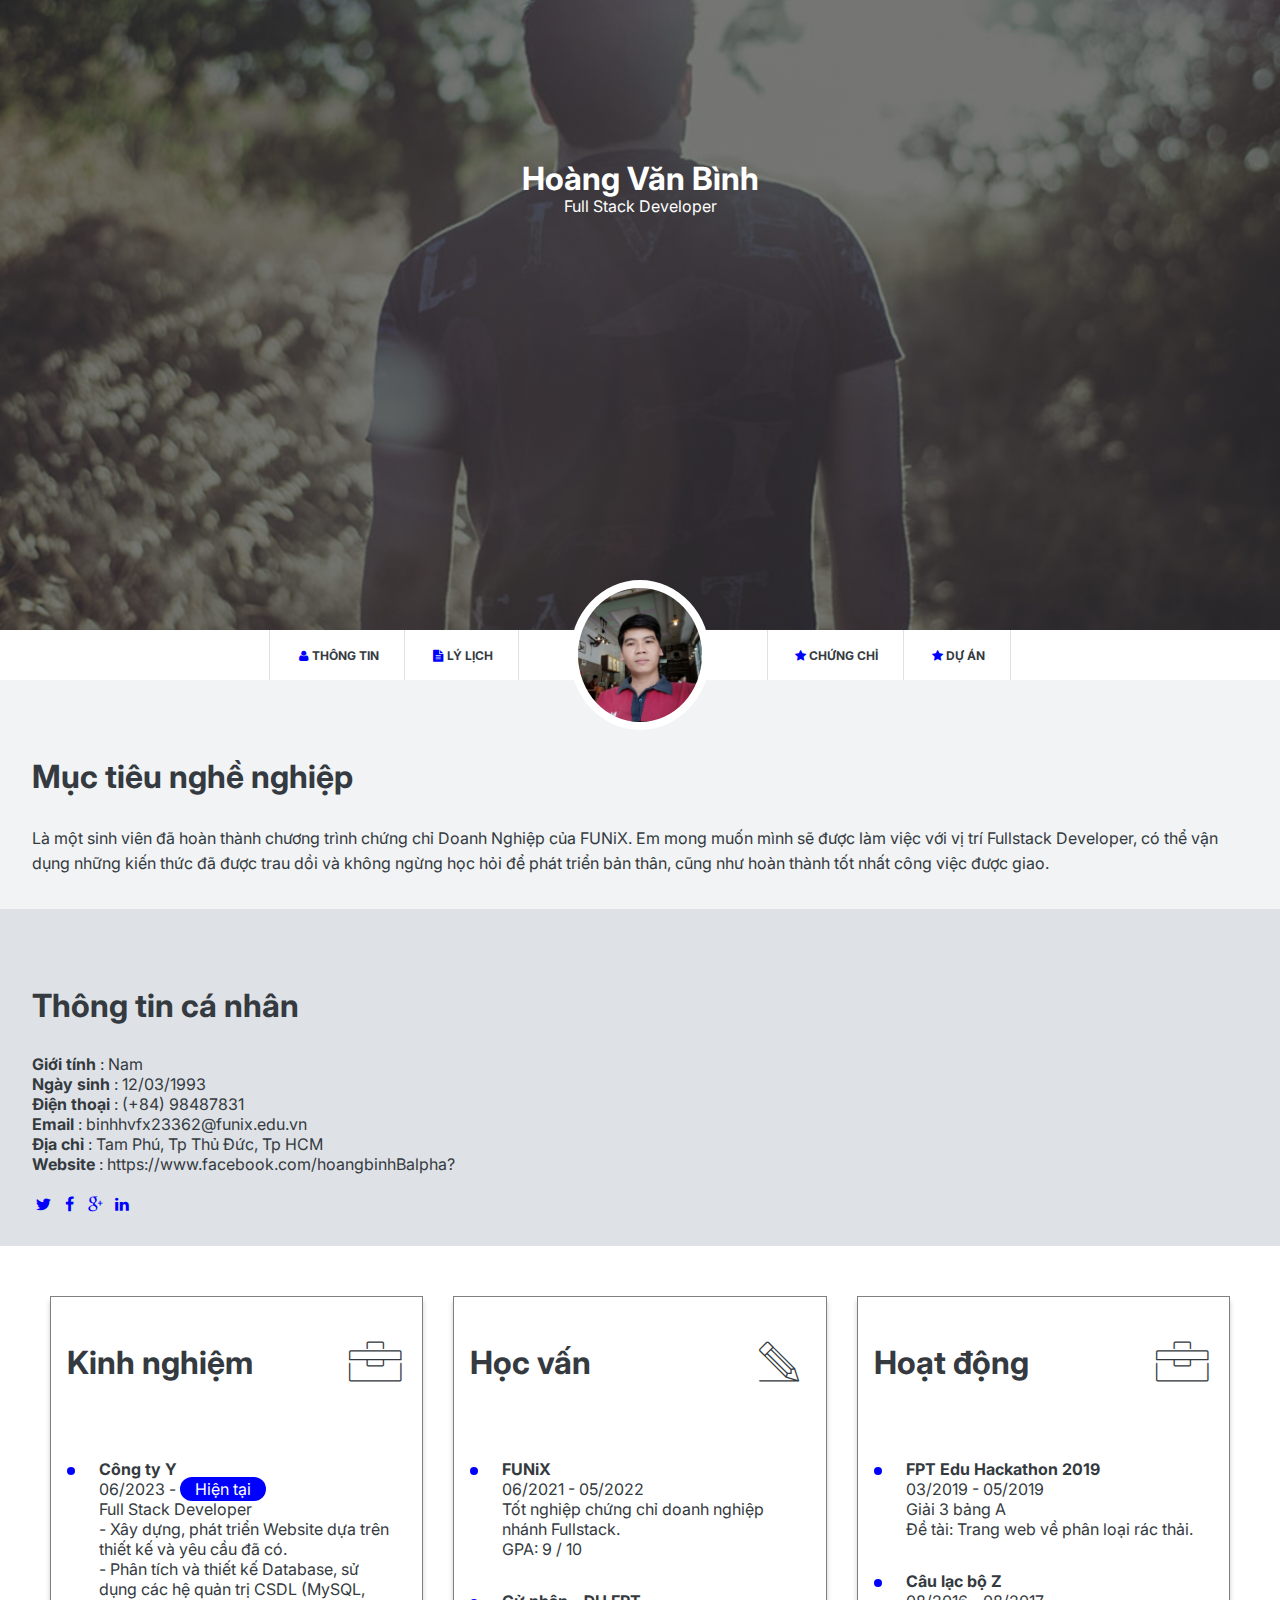
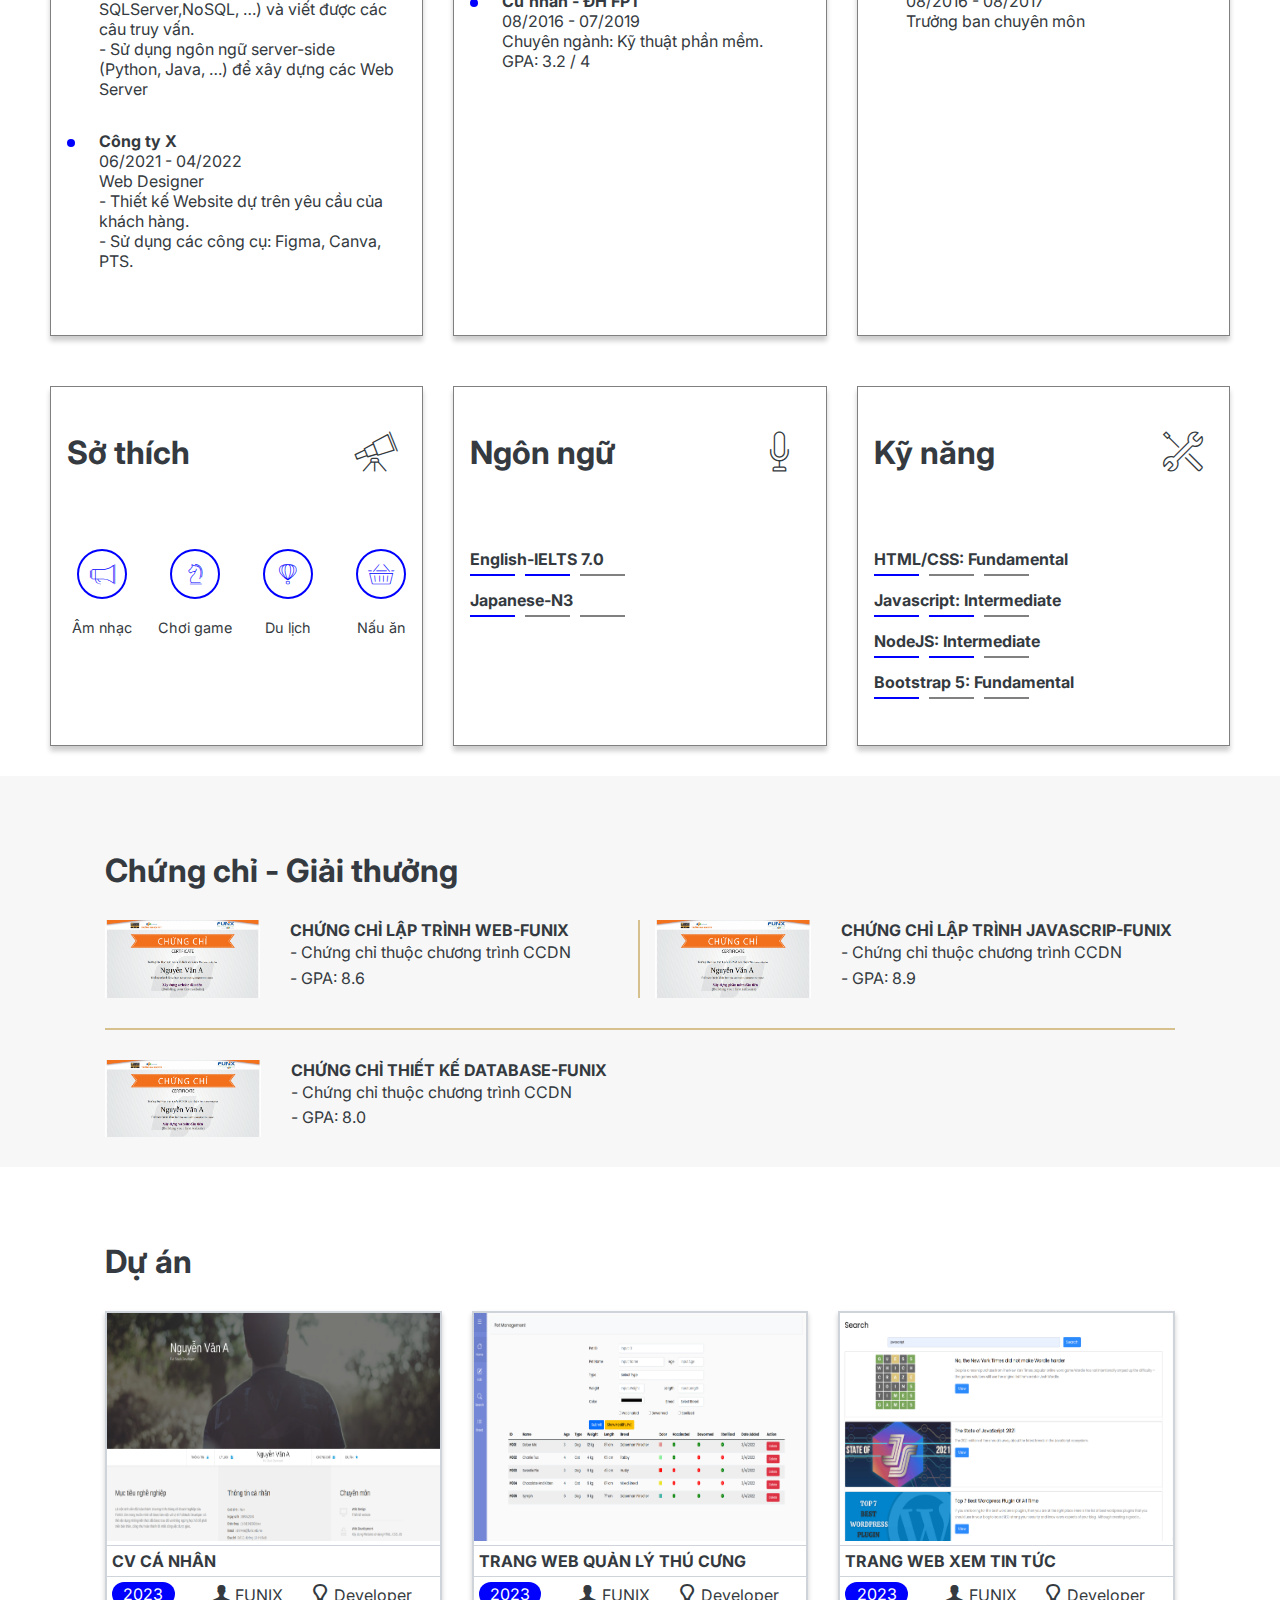
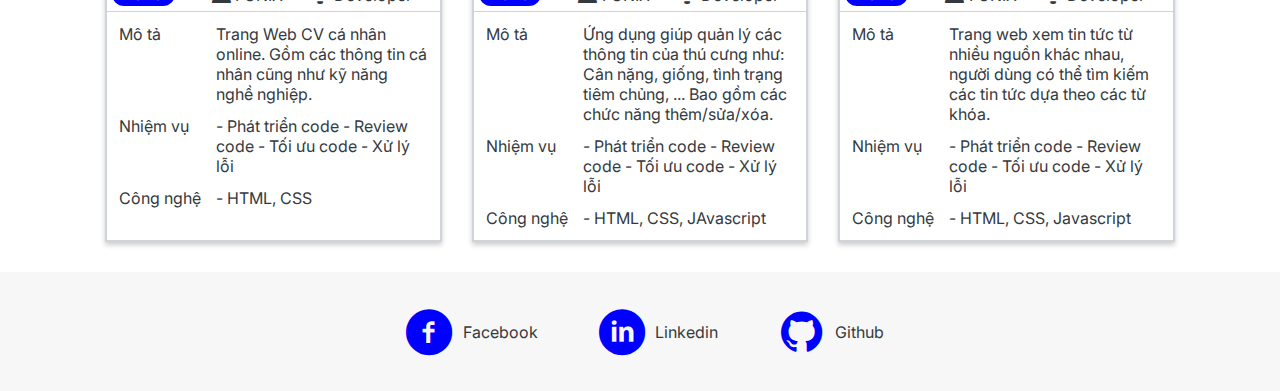
<file: index.html>
<!DOCTYPE html>
<html lang="en">
  <head>
    <meta charset="UTF-8" />
    <meta http-equiv="X-UA-Compatible" content="IE=edge" />
    <meta name="viewport" content="width=device-width, initial-scale=1.0" />
    <link rel="stylesheet" href="./css/laptop.css" />
    <link rel="stylesheet" href="./css/tablet.css" />
    <link rel="stylesheet" href="./css/mobile.css" />
    <link
      href="https://cdn.jsdelivr.net/npm/bootstrap@5.3.2/dist/css/bootstrap.min.css"
      rel="stylesheet"
      integrity="sha384-T3c6CoIi6uLrA9TneNEoa7RxnatzjcDSCmG1MXxSR1GAsXEV/Dwwykc2MPK8M2HN"
      crossorigin="anonymous"
    />
    <link rel="stylesheet" href="./css/font.css" />
    <link
      href="https://fonts.googleapis.com/css2?family=Inter:wght@400;600;700&display=swap"
      rel="stylesheet"
    />
    <link rel="preconnect" href="https://fonts.googleapis.com" />
    <link rel="preconnect" href="https://fonts.gstatic.com" crossorigin />

    <title>Assignment 03</title>
  </head>
  <body>
    <!-- BANNER -->
    <div id="banner" style="padding: 50px">
      <div class="text-banner">
        <h1>Hoàng Văn Bình</h1>
        <span>Full Stack Developer</span>
      </div>
    </div>

    <!-- NAV- BAR -->
    <section id="nav-bar">
      <nav class="container">
        <div class="nav-bar--item border-left">
          <a href="#about"><i class="icon-user"></i>Thông tin</a>
        </div>
        <div class="nav-bar--item border-left">
          <a href="#job-info"><i class="icon-doc-text-inv"></i>Lý lịch</a>
        </div>

        <!-- PHẦN NÂNG CAO-- THÊM HÌNH ẢNH CÁ NHÂN TRÊN nav-bar = thêm class="my_image" vào link <a> bên dưới -->
        <div class="nav-bar--item border--lr full-name">
          <a class="my_image" href="#" style="text-transform: none">
            <!-- <div><h2>Hoàng Văn Bình</h2></div>
            <div><em>Full Stack Developer</em></div> -->
          </a>
        </div>

        <div class="nav-bar--item border-right">
          <a href="#certificate"><i class="icon-star-1"></i>Chứng chỉ</a>
        </div>
        <div class="nav-bar--item border-right">
          <a href="#project"><i class="icon-star-1"></i>Dự án</a>
        </div>
      </nav>
    </section>

    <!-- THÔNG TIN - LÝ LỊCH -->
    <section id="about" class="bg-grey">
      <div class="container-md container-fluid">
        <div class="row d-sm-flex text-break">
          <div id="target" class="col-12 col-sm-6">
            <h1 class="section-title">Mục tiêu nghề nghiệp</h1>
            <div class="flex-item--shrink">
              <p>
                Là một sinh viên đã hoàn thành chương trình chứng chỉ Doanh
                Nghiệp của FUNiX. Em mong muốn mình sẽ được làm việc với vị trí
                Fullstack Developer, có thể vận dụng những kiến thức đã được
                trau dồi và không ngừng học hỏi để phát triển bản thân, cũng như
                hoàn thành tốt nhất công việc được giao.
              </p>
            </div>
          </div>
          <div id="personal-info" class="col-12 col-sm-6">
            <h1 class="section-title">Thông tin cá nhân</h1>
            <div class="flex-item--shrink">
              <ul class="mt-40 info">
                <li><span><strong>Giới tính</strong></span> : Nam</li>
                <li><span><strong>Ngày sinh</strong></span> : 12/03/1993</li>
                <li><span><strong>Điện thoại</strong></span> : (+84) 98487831</li>
                <li><span><strong>Email</strong></span> : binhhvfx23362@funix.edu.vn</li>
                <li><span><strong>Địa chỉ</strong></span> : Tam Phú, Tp Thủ Đức, Tp HCM</li>
                <li>
                  <span><strong>Website</strong></span> :
                  https://www.facebook.com/hoangbinhBalpha?
                </li>
              </ul>
              <div>
                <ul class="personal-info--icon">
                  <i class="icon-twitter"></i>
                  <i class="icon-facebook"></i>
                  <i class="icon-gplus"></i>
                  <i class="icon-linkedin"></i>
                </ul>
              </div>
            </div>
          </div>
        </div>
      </div>
    </section>

    <!-- KINH NGHIỆM LÀM VIỆC -->
    <section id="job-info">
      <div class="container">
        <div class="grid-item item--1" style="margin-top: 20px">
          <div class="title"><h1>Kinh nghiệm</h1></div>
          <div class="icon"><i class="ic-toolbox"></i></div>
          <div class="content">
            <ul>
              <li style="margin-bottom: 32px">
                <div>
                  <div>
                    <strong>Công ty Y</strong><br />
                    <div>
                      06/2023 - <span class="text-color">Hiện tại</span>
                    </div>
                    Full Stack Developer<br />
                    - Xây dựng, phát triển Website dựa trên thiết kế và yêu cầu
                    đã có.<br />
                    - Phân tích và thiết kế Database, sử dụng các hệ quản trị
                    CSDL (MySQL, SQLServer,NoSQL, …) và viết được các câu truy
                    vấn.<br />
                    - Sử dụng ngôn ngữ server-side (Python, Java, …) để xây dựng
                    các Web Server
                  </div>
                </div>
              </li>
              <li>
                <div>
                  <div>
                    <strong>Công ty X</strong><br />
                    <div>06/2021 - 04/2022</div>
                    Web Designer<br />
                    - Thiết kế Website dự trên yêu cầu của khách hàng.<br />
                    - Sử dụng các công cụ: Figma, Canva, PTS.<br />
                  </div>
                </div>
              </li>
            </ul>
          </div>
        </div>
        <!-- HỌC VẤN -->
        <div class="grid-item item--2" style="margin-top: 20px">
          <div class="title"><h1>Học vấn</h1></div>
          <div class="icon"><i class="ic-pencil"></i></div>
          <div class="content">
            <ul>
              <li>
                <div>
                  <div>
                    <strong>FUNiX</strong><br />
                    <div>06/2021 - 05/2022</div>
                    Tốt nghiệp chứng chỉ doanh nghiệp nhánh Fullstack.<br />
                    GPA: 9 / 10
                  </div>
                </div>
              </li>
              <li>
                <div>
                  <div>
                    <strong>Cử nhân - ĐH FPT</strong><br />
                    <div>08/2016 - 07/2019</div>
                    Chuyên ngành: Kỹ thuật phần mềm.<br />
                    GPA: 3.2 / 4
                  </div>
                </div>
              </li>
            </ul>
          </div>
        </div>
        <!-- HOẠT ĐỘNG -->
        <div class="grid-item item--3" style="margin-top: 20px">
          <div class="title"><h1>Hoạt động</h1></div>
          <div class="icon"><i class="ic-toolbox"></i></div>
          <div class="content">
            <ul>
              <li>
                <div>
                  <strong>FPT Edu Hackathon 2019</strong><br />
                  <div>03/2019 - 05/2019</div>
                  Giải 3 bảng A<br />
                  Đề tài: Trang web về phân loại rác thải.
                </div>
              </li>
              <li>
                <div>
                  <strong>Câu lạc bộ Z</strong><br />
                  <div>08/2016 - 08/2017</div>
                  Trưởng ban chuyên môn
                </div>
              </li>
            </ul>
          </div>
        </div>
        <!-- SỞ THÍCH -->
        <div class="grid-item item--4" style="margin-top: 20px">
          <div class="title"><h1>Sở thích</h1></div>
          <div class="icon"><i class="ic-telescope"></i></div>
          <div class="content hobby">
            <div class="hobby-item">
              <i class="ic-megaphone"></i>
              <div class="hobby-text">Âm nhạc</div>
            </div>
            <div class="hobby-item">
              <i class="ic-strategy"></i>
              <div class="hobby-text">Chơi game</div>
            </div>
            <div class="hobby-item">
              <i class="ic-hotairballoon"></i>
              <div class="hobby-text">Du lịch</div>
            </div>
            <div class="hobby-item">
              <i class="ic-basket"></i>
              <div class="hobby-text">Nấu ăn</div>
            </div>
          </div>
        </div>
        <!-- NGÔN NGỮ -->
        <div class="grid-item item--5" style="margin-top: 20px">
          <div class="title"><h1>Ngôn ngữ</h1></div>
          <div class="icon"><i class="ic-mic"></i></div>
          <div class="content padding-left">
            <div><strong>English-IELTS 7.0</strong></div>
            <span class="scoring scoring-blue"></span
            ><span class="scoring scoring-blue"></span
            ><span class="scoring"></span>
            <div><strong>Japanese-N3</strong></div>

            <span class="scoring scoring-blue"></span
            ><span class="scoring"></span><span class="scoring"></span>
          </div>
        </div>
        <!-- KỸ NĂNG -->
        <div class="grid-item item--6" style="margin-top: 20px">
          <div class="title"><h1>Kỹ năng</h1></div>
          <div class="icon"><i class="ic-tools-2"></i></div>
          <div class="content padding-left">
            <div><strong>HTML/CSS: Fundamental</strong></div>
            <span class="scoring scoring-blue"></span
            ><span class="scoring"></span><span class="scoring"></span>
            <div><strong>Javascript: Intermediate</strong></div>
            <span class="scoring scoring-blue"></span
            ><span class="scoring scoring-blue scoring-blue"></span
            ><span class="scoring"></span>
            <div><strong>NodeJS: Intermediate</strong></div>
            <span class="scoring scoring-blue"></span
            ><span class="scoring scoring-blue"></span
            ><span class="scoring"></span>
            <div><strong>Bootstrap 5: Fundamental</strong></div>
            <span class="scoring scoring-blue"></span
            ><span class="scoring"></span><span class="scoring"></span>
          </div>
        </div>
      </div>
    </section>

    <!-- CHỨNG CHỈ-GIẢI THƯỞNG -->
    <section id="certificate" class="bg-grey">
      <div class="container">
        <h1 class="section-title">Chứng chỉ - Giải thưởng</h1>
        <div class="section-content">
          <div class="content-web">
            <img src="images/Cert_WEB.png" />
            <div class="section-content--title">
              <strong>CHỨNG CHỈ LẬP TRÌNH WEB-FUNIX</strong>
              <p>- Chứng chỉ thuộc chương trình CCDN</p>
              <p>- GPA: 8.6</p>
            </div>
          </div>

          <div class="content-javascript">
            <img src="images/Cert_PRF.png" />
            <div class="section-content--title">
              <strong>CHỨNG CHỈ LẬP TRÌNH JAVASCRIP-FUNIX</strong>
              <p>- Chứng chỉ thuộc chương trình CCDN</p>
              <p>- GPA: 8.9</p>
            </div>
          </div>

          <div class="content-database">
            <img src="images/Cert_DBI.png" />
            <div class="section-content--title">
              <strong>CHỨNG CHỈ THIẾT KẾ DATABASE-FUNIX</strong>
              <p>- Chứng chỉ thuộc chương trình CCDN</p>
              <p>- GPA: 8.0</p>
            </div>
          </div>
          <!-- Tạo thêm 1 div để thêm border giữa các item với class="content-blank" -->
          <div class="content-blank"></div>
        </div>
      </div>
    </section>
    <!-- DỰ ÁN -->
    <section id="project">
      <div class="container">
        <h1 class="section-title">Dự án</h1>
        <div class="section-content">
          <!-- DỰ ÁN 1 -->
          <div class="project-1">
            <a href="./digital-cv.html"
              ><img
                class="section-content--flex-item"
                src="images/project_1.png"
            /></a>
            <div class="border-around section-content--flex-item">
              <div class="grid-item--project">
                <strong class="title-project">CV CÁ NHÂN</strong>
              </div>
              <div class="grid-item--project icon--project">
                <span class="year-project">2023</span>
                <div class="position-job">
                  <span><i class="icon-user-1"></i>FUNIX</span>
                  <span><i class="icon-lamp"></i>Developer</span>
                </div>
              </div>
              <table class="grid-item--project section-content--flex-item">
                <tr>
                  <td style="width: 30%">Mô tả</td>
                  <td>
                    Trang Web CV cá nhân online. Gồm các thông tin cá nhân cũng
                    như kỹ năng nghề nghiệp.
                  </td>
                </tr>
                <tr>
                  <td>Nhiệm vụ</td>
                  <td>
                    - Phát triển code - Review code - Tối ưu code - Xử lý lỗi
                  </td>
                </tr>
                <tr>
                  <td>Công nghệ</td>
                  <td>- HTML, CSS</td>
                </tr>
              </table>
            </div>
          </div>

          <!-- DỰ ÁN 2 -->
          <div class="project-2">
            <a href="./digital-cv.html"
               ><img
                class="section-content--flex-item"
                src="images/project_2.png"
            /></a>

            <div class="border-around section-content--flex-item">
              <div class="grid-item--project">
                <strong class="title-project"
                  >TRANG WEB QUẢN LÝ THÚ CƯNG</strong
                >
              </div>
              <div class="grid-item--project icon--project">
                <span class="year-project">2023</span>
                <div class="position-job">
                  <span><i class="icon-user-1"></i>FUNIX</span>
                  <!-- <span>FUNIX</span> -->
                  <span><i class="icon-lamp"></i>Developer</span>
                  <!-- <span>Developer</span> -->
                </div>
              </div>
              <table class="grid-item--project section-content--flex-item">
                <tr>
                  <td style="width: 30%">Mô tả</td>
                  <td>
                    Ứng dụng giúp quản lý các thông tin của thú cưng như: Cân
                    nặng, giống, tình trạng tiêm chủng, ... Bao gồm các chức
                    năng thêm/sửa/xóa.
                  </td>
                </tr>
                <tr>
                  <td>Nhiệm vụ</td>
                  <td>
                    - Phát triển code - Review code - Tối ưu code - Xử lý lỗi
                  </td>
                </tr>
                <tr>
                  <td>Công nghệ</td>
                  <td>- HTML, CSS, JAvascript</td>
                </tr>
              </table>
            </div>
          </div>

          <!-- DỰ ÁN 3 -->
          <div class="project-3">
            <a href="./digital-cv.html"
              ><img
                class="section-content--flex-item"
                src="images/project_3.png"
            /></a>

            <div class="border-around section-content--flex-item">
              <div class="grid-item--project">
                <strong class="title-project">TRANG WEB XEM TIN TỨC</strong>
              </div>
              <div class="grid-item--project icon--project">
                <span class="year-project">2023</span>
                <div class="position-job">
                  <span><i class="icon-user-1"></i>FUNIX</span>
                  <!-- <span>FUNIX</span> -->
                  <span><i class="icon-lamp"></i>Developer</span>
                  <!-- <span>Developer</span> -->
                </div>
              </div>
              <table class="grid-item--project section-content--flex-item">
                <tr>
                  <td style="width: 30%">Mô tả</td>
                  <td>
                    Trang web xem tin tức từ nhiều nguồn khác nhau, người dùng
                    có thể tìm kiếm các tin tức dựa theo các từ khóa.
                  </td>
                </tr>
                <tr>
                  <td>Nhiệm vụ</td>
                  <td>
                    - Phát triển code - Review code - Tối ưu code - Xử lý lỗi
                  </td>
                </tr>
                <tr>
                  <td>Công nghệ</td>
                  <td>- HTML, CSS, Javascript</td>
                </tr>
              </table>
            </div>
          </div>
        </div>
      </div>
    </section>

    <!-- FOOTER -->
    <section id="footer" class="bg-grey">
      <div class="container">
        <ul>
          <li>
            <a
              href="https://www.facebook.com/hoangbinhBalpha?mibextid=ZbWKwL"
              target="_blank"
              ><i class="icon-facebook-circled"></i></a
            ><span>Facebook</span>
          </li>

          <li>
            <a href="#" target="_blank"><i class="icon-linkedin-circled"></i></a
            ><span>Linkedin</span>
          </li>

          <li>
            <a href="https://github.com/hoangbinh1993" target="_blank"
              ><i class="icon-github-circled"></i></a
            ><span>Github</span>
          </li>
        </ul>
      </div>
    </section>

    <script
      src="https://cdn.jsdelivr.net/npm/bootstrap@5.3.2/dist/js/bootstrap.bundle.min.js"
      integrity="sha384-C6RzsynM9kWDrMNeT87bh95OGNyZPhcTNXj1NW7RuBCsyN/o0jlpcV8Qyq46cDfL"
      crossorigin="anonymous"
    ></script>
  </body>
</html>
</file>
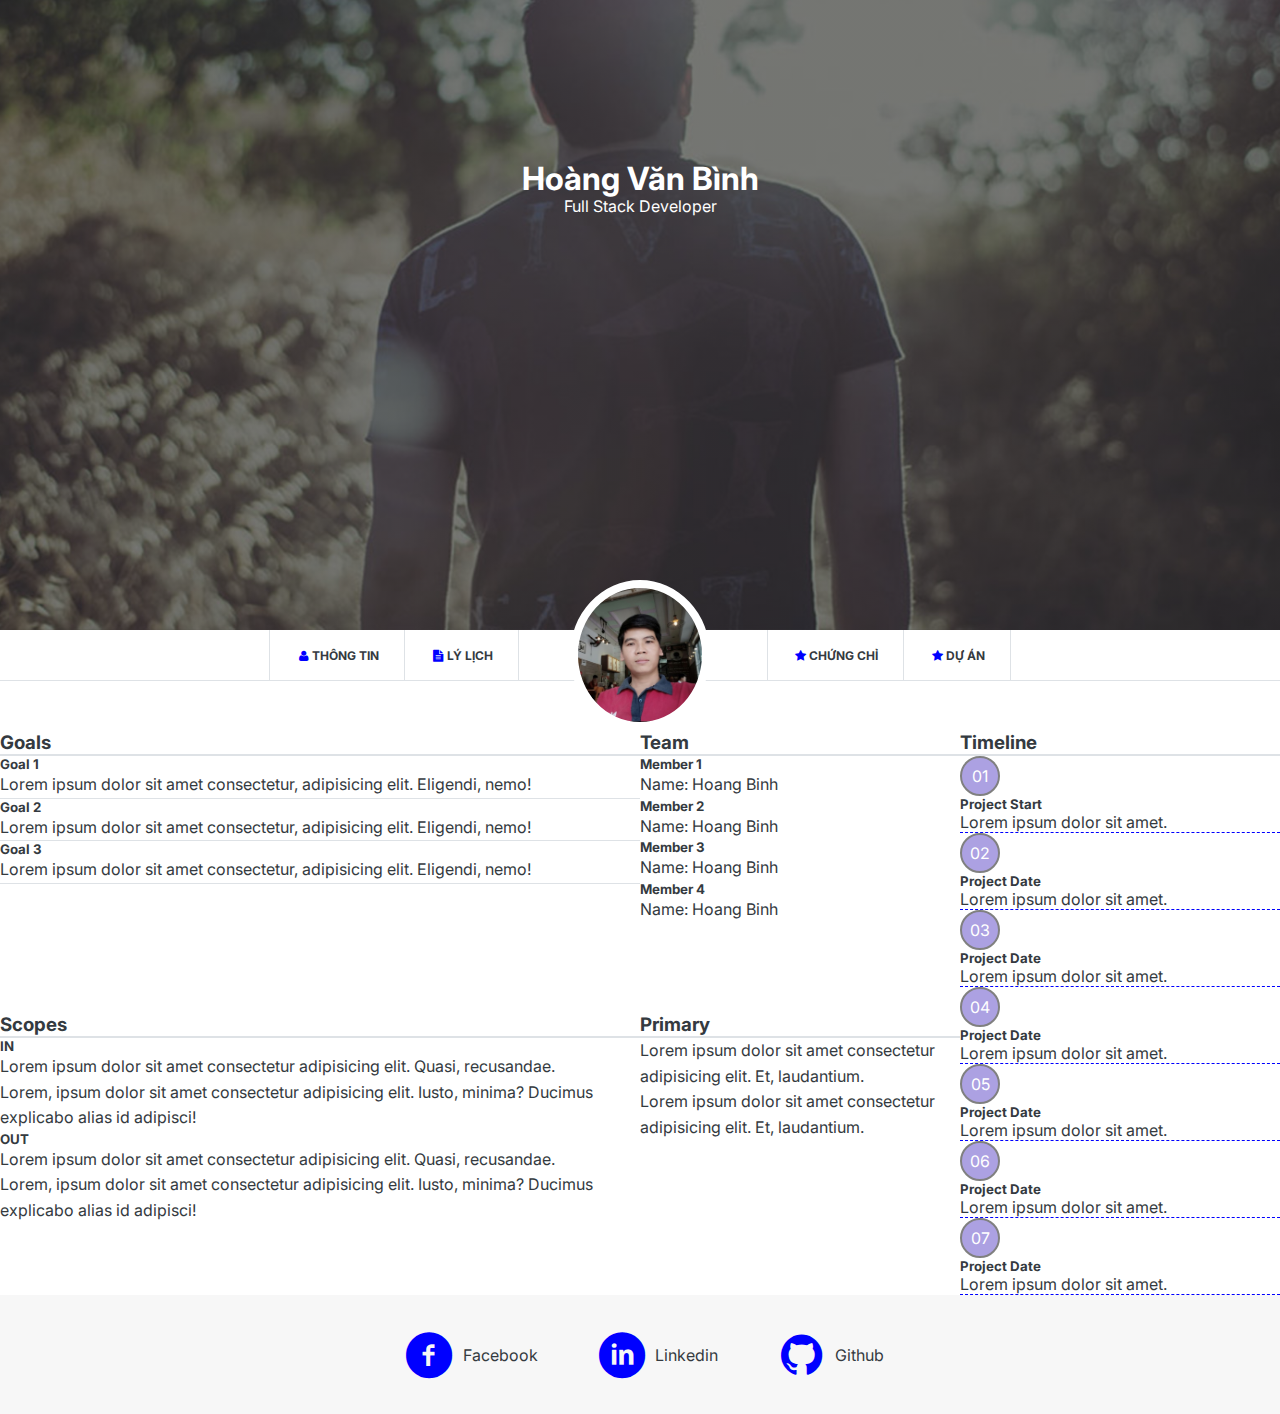
<file: digital-cv.html>
<!DOCTYPE html>
<html lang="en">
  <head>
    <meta charset="UTF-8" />
    <meta http-equiv="X-UA-Compatible" content="IE=edge" />
    <meta name="viewport" content="width=device-width, initial-scale=1.0" />
    <link rel="stylesheet" href="./css/laptop.css" />
    <link rel="stylesheet" href="./css/tablet.css" />
    <link rel="stylesheet" href="./css/mobile.css" />
    <link
      href="https://cdn.jsdelivr.net/npm/bootstrap@5.3.2/dist/css/bootstrap.min.css"
      rel="stylesheet"
      integrity="sha384-T3c6CoIi6uLrA9TneNEoa7RxnatzjcDSCmG1MXxSR1GAsXEV/Dwwykc2MPK8M2HN"
      crossorigin="anonymous"
    />
    <link rel="stylesheet" href="./css/font.css" />
    <link
      href="https://fonts.googleapis.com/css2?family=Inter:wght@400;600;700&display=swap"
      rel="stylesheet"
    />
    <link rel="preconnect" href="https://fonts.googleapis.com" />
    <link rel="preconnect" href="https://fonts.gstatic.com" crossorigin />

    <link
      rel="stylesheet"
      href="https://cdnjs.cloudflare.com/ajax/libs/font-awesome/6.5.1/css/all.min.css"
      integrity="sha512-DTOQO9RWCH3ppGqcWaEA1BIZOC6xxalwEsw9c2QQeAIftl+Vegovlnee1c9QX4TctnWMn13TZye+giMm8e2LwA=="
      crossorigin="anonymous"
      referrerpolicy="no-referrer"
    />

    <title>Project Charter</title>
  </head>
  <body>
    <div id="banner" style="padding: 50px">
      <div class="text-banner">
        <h1>Hoàng Văn Bình</h1>
        <span>Full Stack Developer</span>
      </div>
    </div>

    <section id="nav-bar" class="border-navbar">
      <nav class="container">
        <div class="nav-bar--item border-left">
          <a href="#"><i class="icon-user"></i>Thông tin</a>
        </div>
        <div class="nav-bar--item border-left">
          <a href="#"><i class="icon-doc-text-inv"></i>Lý lịch</a>
        </div>

        <!-- PHẦN NÂNG CAO-- THÊM HÌNH ẢNH CÁ NHÂN TRÊN nav-bar = thêm class="my_image" vào link <a> bên dưới -->
        <div class="nav-bar--item border--lr full-name">
          <a class="my_image" href="#" style="text-transform: none">
            <!-- <div><h2>Hoàng Văn Bình</h2></div>
            <div><em>Full Stack Developer</em></div> -->
          </a>
        </div>

        <div class="nav-bar--item border-right">
          <a href="#"><i class="icon-star-1"></i>Chứng chỉ</a>
        </div>
        <div class="nav-bar--item border-right">
          <a href="#"><i class="icon-star-1"></i>Dự án</a>
        </div>
      </nav>
    </section>

    <!-- Project Charter -->
    <section>
      <div id="project-charter">
        <div class="container-fluid  bg-primary">
          <div class="project-charter--content pt-3 pb-3">
            <!-- GOALS -->
            <div class="goals bg-light m-3 p-3">
              <h3 class="goal-header pb-3 text-primary">Goals</h3>
              <div class="goal-content">
                <div class="goal-item p-3 d-flex flex-column flex-md-row">
                  <div
                    class="goal-icon fs-2 d-flex justify-content-center m-md-2"
                  >
                    <i class="fa-solid fa-flag-usa"></i>
                  </div>
                  <div class="goal-content-info ms-md-5">
                    <h5 class="goal-title">Goal 1</h5>
                    <p class="goal-info">
                      Lorem ipsum dolor sit amet consectetur, adipisicing elit.
                      Eligendi, nemo!
                    </p>
                  </div>
                </div>
                <div class="goal-item p-3 d-md-flex">
                  <div
                    class="goal-icon fs-2 d-flex justify-content-center m-md-2"
                  >
                    <i class="fa-solid fa-flag-usa"></i>
                  </div>
                  <div class="goal-content-info ms-md-5">
                    <h5 class="goal-title">Goal 2</h5>
                    <p class="goal-info">
                      Lorem ipsum dolor sit amet consectetur, adipisicing elit.
                      Eligendi, nemo!
                    </p>
                  </div>
                </div>
                <div class="goal-item p-3 d-md-flex">
                  <div
                    class="goal-icon fs-2 d-flex justify-content-center m-md-2"
                  >
                    <i class="fa-solid fa-flag-usa"></i>
                  </div>
                  <div class="goal-content-info ms-md-5">
                    <h5 class="goal-title">Goal 3</h5>
                    <p class="goal-info">
                      Lorem ipsum dolor sit amet consectetur, adipisicing elit.
                      Eligendi, nemo!
                    </p>
                  </div>
                </div>
              </div>
            </div>

            <!-- SCOPE -->
            <div class="scopes bg-light m-3 p-3">
              <h3 class="scope-header pb-3 text-primary">Scopes</h3>
              <div class="scope-content p-3">
                <div class="scope-content--item">
                  <h5 class="scope-title mb-4 fw-bold">IN</h5>
                  <div class="scope-info">
                    <p>
                      Lorem ipsum dolor sit amet consectetur adipisicing elit.
                      Quasi, recusandae.
                    </p>
                    <p>
                      Lorem, ipsum dolor sit amet consectetur adipisicing elit.
                      Iusto, minima? Ducimus explicabo alias id adipisci!
                    </p>
                  </div>
                </div>

                <div class="scope-content--item">
                  <h5 class="scope-title mb-4 fw-bold">OUT</h5>
                  <div class="scope-info">
                    <p>
                      Lorem ipsum dolor sit amet consectetur adipisicing elit.
                      Quasi, recusandae.
                    </p>
                    <p>
                      Lorem, ipsum dolor sit amet consectetur adipisicing elit.
                      Iusto, minima? Ducimus explicabo alias id adipisci!
                    </p>
                  </div>
                </div>
              </div>
            </div>

            <!-- TEAM -->
            <div class="team bg-light m-3 p-3">
              <h3 class="team-header pb-3 text-primary">Team</h3>
              <div class="team-content p-3">
                <div class="team-content--item d-md-flex">
                  <div class="team-icon fs-3 p-2 d-flex justify-content-center">
                    <i class="fa-solid fa-user"></i>
                  </div>
                  <div class="team-info ms-md-4">
                    <h5 class="team-member">Member 1</h5>
                    <p class="team-name-member">Name: Hoang Binh</p>
                  </div>
                </div>

                <div class="team-content--item d-md-flex">
                  <div class="team-icon fs-3 p-2 d-flex justify-content-center">
                    <i class="fa-solid fa-user"></i>
                  </div>
                  <div class="team-info ms-md-4">
                    <h5 class="team-member">Member 2</h5>
                    <p class="team-name-member">Name: Hoang Binh</p>
                  </div>
                </div>

                <div class="team-content--item d-md-flex">
                  <div class="team-icon fs-3 p-2 d-flex justify-content-center">
                    <i class="fa-solid fa-user"></i>
                  </div>
                  <div class="team-info ms-md-4">
                    <h5 class="team-member">Member 3</h5>
                    <p class="team-name-member">Name: Hoang Binh</p>
                  </div>
                </div>

                <div class="team-content--item d-md-flex">
                  <div class="team-icon fs-2 p-2 d-flex justify-content-center">
                    <i class="fa-solid fa-user"></i>
                  </div>
                  <div class="team-info ms-md-4">
                    <h5 class="team-member">Member 4</h5>
                    <p class="team-name-member">Name: Hoang Binh</p>
                  </div>
                </div>
              </div>
            </div>

            <!-- PRIMARY -->
            <div class="primary bg-light m-3 p-3">
              <h3 class="primary-header pb-3 text-primary">Primary</h3>
              <div class="primary-content p-3">
                <div class="primary-content--item d-md-flex ">
                  <div
                    class="primary-icon d-flex justify-content-center fs-2 p-2 "
                  >
                    <i class="fa-solid fa-circle-question"></i>
                  </div>
                  <p class="primary-info ms-md-4 ">
                    Lorem ipsum dolor sit amet consectetur adipisicing elit. Et,
                    laudantium.
                  </p>
                </div>
                <div class="primary-content--item d-md-flex ">
                  <div
                    class="primary-icon d-flex justify-content-center fs-2 p-2"
                  >
                    <i class="fa-solid fa-circle-question"></i>
                  </div>
                  <p class="primary-info ms-md-4 ">
                    Lorem ipsum dolor sit amet consectetur adipisicing elit. Et,
                    laudantium.
                  </p>
                </div>
              </div>
            </div>

            <!-- TIMELINE -->
            <div class="timeline bg-light m-3 p-3">
              <h3 class="timeline-header pb-3 text-primary">Timeline</h3>
              <div class="timeline-content">
                <div class="timeline-item p-3">
                  <div class="timeline-time-number"><span>01</span></div>
                  <div class="timeline-info">
                    <div class="timeline-title"><h5>Project Start</h5></div>
                    <div class="timeline-content-info">
                      Lorem ipsum dolor sit amet.
                    </div>
                  </div>
                </div>

                <div class="timeline-item p-3">
                  <div class="timeline-time-number"><span>02</span></div>
                  <div class="timeline-info">
                    <div class="timeline-title"><h5>Project Date</h5></div>
                    <div class="timeline-content-info">
                      Lorem ipsum dolor sit amet.
                    </div>
                  </div>
                </div>

                <div class="timeline-item p-3">
                  <div class="timeline-time-number"><span>03</span></div>
                  <div class="timeline-info">
                    <div class="timeline-title"><h5>Project Date</h5></div>
                    <div class="timeline-content-info">
                      Lorem ipsum dolor sit amet.
                    </div>
                  </div>
                </div>

                <div class="timeline-item p-3">
                  <div class="timeline-time-number"><span>04</span></div>
                  <div class="timeline-info">
                    <div class="timeline-title"><h5>Project Date</h5></div>
                    <div class="timeline-content-info">
                      Lorem ipsum dolor sit amet.
                    </div>
                  </div>
                </div>

                <div class="timeline-item p-3">
                  <div class="timeline-time-number"><span>05</span></div>
                  <div class="timeline-info">
                    <div class="timeline-title"><h5>Project Date</h5></div>
                    <div class="timeline-content-info">
                      Lorem ipsum dolor sit amet.
                    </div>
                  </div>
                </div>

                <div class="timeline-item p-3">
                  <div class="timeline-time-number"><span>06</span></div>
                  <div class="timeline-info">
                    <div class="timeline-title"><h5>Project Date</h5></div>
                    <div class="timeline-content-info">
                      Lorem ipsum dolor sit amet.
                    </div>
                  </div>
                </div>

                <div class="timeline-item p-3">
                  <div class="timeline-time-number"><span>07</span></div>
                  <div class="timeline-info">
                    <div class="timeline-title"><h5>Project Date</h5></div>
                    <div class="timeline-content-info">
                      Lorem ipsum dolor sit amet.
                    </div>
                  </div>
                </div>
              </div>
            </div>
          </div>
        </div>
      </div>
    </section>

    <!-- FOOTER -->
    <section id="footer" class="bg-grey">
      <div class="container">
        <ul>
          <li>
            <a
              href="https://www.facebook.com/hoangbinhBalpha?mibextid=ZbWKwL"
              target="_blank"
              ><i class="icon-facebook-circled"></i></a
            ><span>Facebook</span>
          </li>

          <li>
            <a href="#" target="_blank"><i class="icon-linkedin-circled"></i></a
            ><span>Linkedin</span>
          </li>

          <li>
            <a href="https://github.com/hoangbinh1993" target="_blank"
              ><i class="icon-github-circled"></i></a
            ><span>Github</span>
          </li>
        </ul>
      </div>
    </section>

    <script
      src="https://cdn.jsdelivr.net/npm/bootstrap@5.3.2/dist/js/bootstrap.bundle.min.js"
      integrity="sha384-C6RzsynM9kWDrMNeT87bh95OGNyZPhcTNXj1NW7RuBCsyN/o0jlpcV8Qyq46cDfL"
      crossorigin="anonymous"
    ></script>
  </body>
</html>
</file>
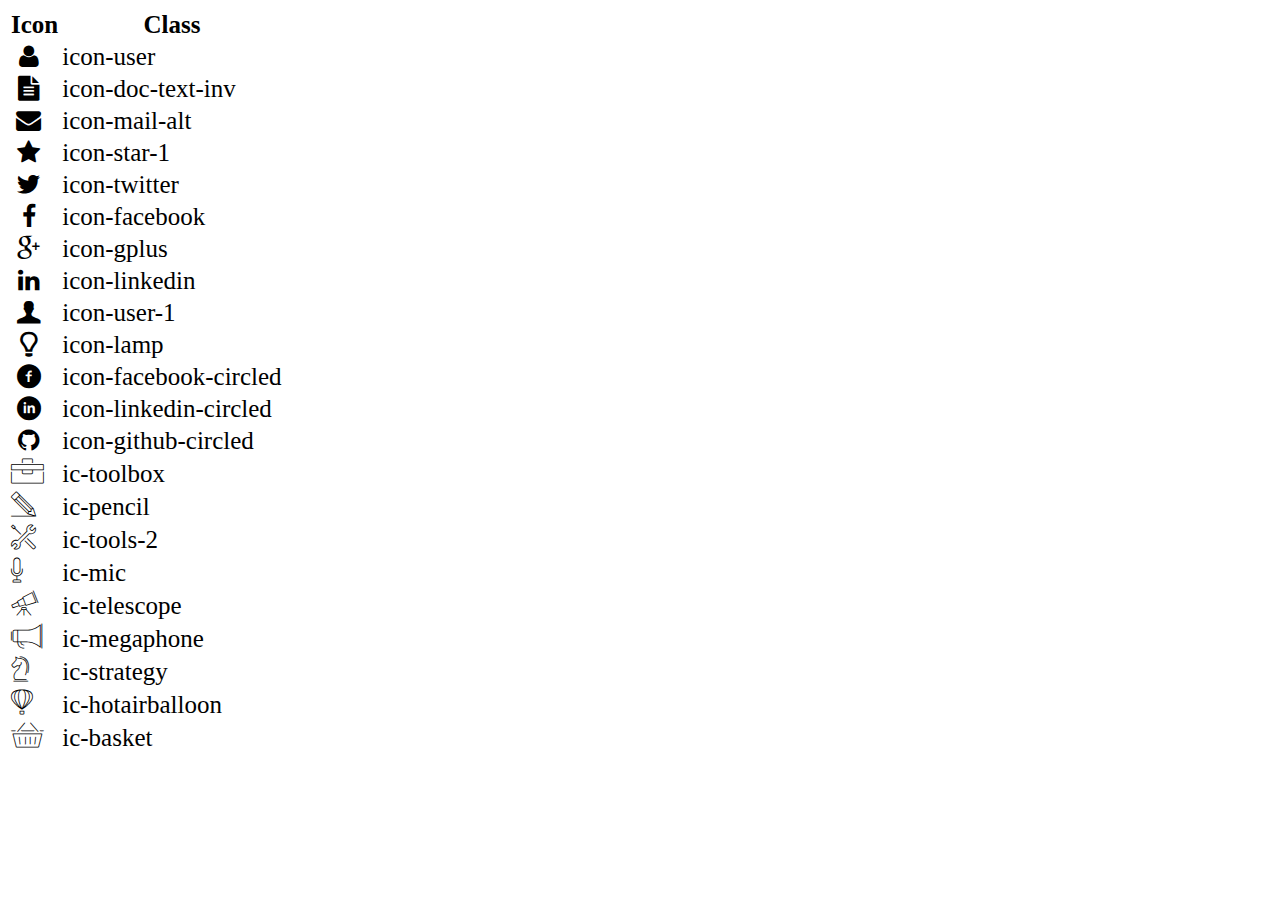
<file: icon-list.html>
<!DOCTYPE html>
<html lang="en">

<head>
    <meta charset="UTF-8">
    <meta http-equiv="X-UA-Compatible" content="IE=edge">
    <meta name="viewport" content="width=device-width, initial-scale=1.0">
    <link rel="stylesheet" href="css/font.css">
    <title>Icon List</title>
</head>

<body>
    <table style="font-size: 25px;">
        <thead>
            <tr>
                <th>Icon</th>
                <th>Class</th>
            </tr>
        </thead>
        <tbody>
            <tr>
                <td><i class="icon-user"></i></td>
                <td>icon-user</td>
            </tr>
            <tr>
                <td><i class="icon-doc-text-inv"></i></td>
                <td>icon-doc-text-inv</td>
            </tr>
            <tr>
                <td><i class="icon-mail-alt"></i></td>
                <td>icon-mail-alt</td>
            </tr>
            <tr>
                <td><i class="icon-star-1"></i></td>
                <td>icon-star-1</td>
            </tr>
            <tr>
                <td><i class="icon-twitter"></i></td>
                <td>icon-twitter</td>
            </tr>
            <tr>
                <td><i class="icon-facebook"></i></td>
                <td>icon-facebook</td>
            </tr>
            <tr>
                <td><i class="icon-gplus"></i></td>
                <td>icon-gplus</td>
            </tr>
            <tr>
                <td><i class="icon-linkedin"></i></td>
                <td>icon-linkedin</td>
            </tr>
            <tr>
                <td><i class="icon-user-1"></i></td>
                <td>icon-user-1</td>
            </tr>
            <tr>
                <td><i class="icon-lamp"></i></td>
                <td>icon-lamp</td>
            </tr>
            <tr>
                <td><i class="icon-facebook-circled"></i></td>
                <td>icon-facebook-circled</td>
            </tr>
            <tr>
                <td><i class="icon-linkedin-circled"></i></td>
                <td>icon-linkedin-circled</td>
            </tr>
            <tr>
                <td><i class="icon-github-circled"></i></td>
                <td>icon-github-circled</td>
            </tr>
            <tr>
                <td><i class="ic-toolbox"></i></td>
                <td>ic-toolbox</td>
            </tr>
            <tr>
                <td><i class="ic-pencil"></i></td>
                <td>ic-pencil</td>
            </tr>
            <tr>
                <td><i class="ic-tools-2"></i></td>
                <td>ic-tools-2</td>
            </tr>

            <tr>
                <td><i class="ic-mic"></i></td>
                <td>ic-mic</td>
            </tr>
            <tr>
                <td><i class="ic-telescope"></i></td>
                <td>ic-telescope</td>
            </tr>
            <tr>
                <td><i class="ic-megaphone"></i></td>
                <td>ic-megaphone</td>
            </tr>
            <tr>
                <td><i class="ic-strategy"></i></td>
                <td>ic-strategy</td>
            </tr>
            <tr>
                <td><i class="ic-hotairballoon"></i></td>
                <td>ic-hotairballoon</td>
            </tr>
            <tr>
                <td><i class="ic-basket"></i></td>
                <td>ic-basket</td>
            </tr>
        </tbody>
    </table>
</body>

</html>
</file>
<file: css/laptop.css>
* {
  margin: 0px;
  padding: 0px;
  box-sizing: border-box;
}

html {
  font-family: "Inter", sans-serif;
  color: #343a40;
  font-size: 16px;
}

h1 {
  line-height: 1.05;
}

p {
  line-height: 1.6;
}

.bg-grey {
  background: #f7f7f7;
}

section > .container {
  width: 1170px;
  margin: 0 auto;
  display: block;

  padding: 30px 50px;
}

/* 1. XÂY DỰNG PHÀN ẢNH BANNER */
/* background iamge cho banner */
#banner {
  background-image: linear-gradient(
      rgba(34, 34, 34, 0.6),
      rgba(34, 34, 34, 0.6)
    ),
    url(../images/banner.jpg);
  height: 70vh;
  background-size: cover;
  background-position: center;
  text-align: center;
  color: #fff;
  position: relative;
}

/* định dạng cho text banner */
.text-banner {
  position: absolute;
  top: 30%;
  left: 50%;
  transform: translate(-50%, -50%);
}
/* End banner */

/* 2.XÂY DỰNG NAVBAR */
/* Bố cục cho nav-bar = flex */
#nav-bar .container {
  display: flex;
  justify-content: center;
  align-items: center;
  text-align: center;
  padding: 0px;
  height: 50px;
  position: relative;
}

/*Set bố cục thành phần nav-bar--item = flex*/
.container .nav-bar--item {
  display: flex;
  justify-content: center;
  align-items: center;
  padding: 0 25px;
  height: 100%;
  text-align: center;
}

/*  Set width cho class="full-name" của text = họ và tên*/
.full-name {
  width: 250px;
}

/* Set cho link <a> */
#nav-bar a {
  text-transform: uppercase;
  text-decoration: none;
  color: inherit;
  font-size: 12px;
  font-weight: 700;
}

/* Set màu <blue> cho các icon */
#nav-bar i {
  color: blue;
}

/* Hiệu ứng hover cho nav-bar----VÀ COMMENT CODE NÀY ĐỂ LÀM PHẦN SỐ 11 NÂNG CAO - THÊM HÌNH ẢNH CÁ NHÂN VÀO giữa nav-bar */

/* HIỆU ỨNG hover THAY THẾ CHO nav-bar KHI THÊM HÌNH ẢNH CÁ NHÂN ĐỂ VẪN NHÌN THẤY BÀI LÀM TRƯỚC ĐÓ */
#nav-bar a:hover {
  color: #fff;
  background-color: rgba(230, 67, 190, 0.935);
  border-radius: 10px;
  padding: 10px;
  box-shadow: 0px 5px 20px rgba(0, 0, 0, 0.2);
}

#nav-bar a:active {
  background-color: rgba(30, 255, 0, 0.935);
}

/* Set  border-left cho 2 ô "THÔNG TIN" "LÝ LỊCH" */
.border-left {
  border-left: 1px solid #dee2e6;
}

/* Set  border-left và border-right cho ô Họ và Tên */
.border--lr {
  border-left: 1px solid #dee2e6;
  border-right: 1px solid #dee2e6;
}

/* Set  border-left cho 2 ô "CHÚNG CHỈ" "DỰ ÁN" */
.border-right {
  border-right: 1px solid #dee2e6;
}

/* 11. PHẦN NÂNG CAO */
/* Cài hình đại diện cá nhân */
.my_image {
  background-image: url(../images/my-photo.jpg);
  position: absolute;
  background-size: cover;
  background-position: center;
  z-index: 1;
  width: 140px;
  height: 150px;
  border: 8px solid white;
  top: 50%;
  left: 50%;
  transform: translate(-50%, -50%);
  border-radius: 50%;
}
/*  End navbar */

/* 3. XÂY DỰNG PHẦN THÔNG TIN CÁ NHÂN  */
/* Bố cục cho about = grid thành 2 cột */
#about {
  /* display: grid; */
  /* grid-template-columns: 1fr 1fr; */
}

#target,
#personal-info {
  /* display: flex; */
  /* flex-direction: column; */
}

.flex-item--shrink {
  /* flex: 1; */
}
/* Set khoảng trắng cho các tiêu đề */
.section-title {
  padding-top: 48px;
  padding-bottom: 32px;
}

/* Set cho thẻ "Mục tiêu nghề nghiệp */
#target {
  padding: 32px;
  background-color: #f1f3f5;
}

/* Set cho thẻ "Thông tin cá nhân */
#personal-info {
  padding: 32px;
  background-color: #dee2e6;
}

/* Bỏ dấu chấm tròn trước các li của ul */
#personal-info ul {
  list-style-type: none;
  padding-left: 0px;
}

/* Set màu cho icon */
.personal-info--icon {
  color: blue;
  padding-top: 20px;
}
/* End thông tin cá nhân */

/* 4. XÂY DỰNG PHẦN THÔNG TIN NGHỀ NGHIỆP  */
/* Bố cục cho các thẻ = grid-container gồm 3 cột bằng nhau*/
#job-info .container {
  display: grid;
  grid-template-columns: repeat(3, calc(33.333% - 20px));
  grid-template-rows: auto auto;
  gap: 30px;
  width: 100%;
}

/* Bố cục cho các grid-item */
#job-info .grid-item {
  display: grid;
  grid-template-columns: 75% 25%;
  grid-template-rows: 130px 1fr;
  border: 1px solid gray;
  box-shadow: 0px 5px 5px rgba(0, 0, 0, 0.2);
}

/* bố cục cho các job-info có class="content" kéo dài 2 cột */
.content {
  grid-area: 2/1/-1/-1;
  padding: 32px 24px 32px 0px;
}

/* Canh chỉnh các tiêu đề */
.grid-item .title {
  padding-left: 16px;
  align-self: center;
}

/* Canh chỉnh cho các icon của tiêu đề */
.grid-item .icon {
  align-self: center;
  justify-self: center;
}

.grid-item .icon i {
  font-size: 40px;
  display: flex;
  align-items: center;
}

/* Canh chỉnh nội dung trong thẻ */
#job-info ul {
  padding-left: 32px;
}

/* Set các <li> nội dung trong thẻ*/
#job-info li {
  margin-bottom: 32px;
  padding-left: 16px;
  list-style-type: none;
  position: relative;
}

/* TẠO CHẤM TRÒN TRƯỚC <li>  */
#job-info li:before {
  content: "";
  position: absolute;
  width: 8px;
  height: 8px;
  background-color: blue;
  top: 8px;
  left: -16px;
  border-radius: 50%;
}

/* tạo background cho text-color (hiện tại) */
.text-color {
  background-color: blue;
  color: #fff;
  padding: 2px 15px;
  border-radius: 20px;
}
/* End nghề nghiệp */

/*5. XÂY DỰNG PHẦN SỞ THÍCH  */
/* CHIA LAYOUT CHO PHẦN SỞ THÍCH BẰNG FLEX-BOX TRONG ASSIGMENT 03 */
.grid-item .hobby {
  --spacing: 10px;
  --column: 4;
  display: flex;
  text-align: center;
  padding-left: 16px;
  flex-wrap: wrap;
  overflow: hidden;
  padding: 32px 0px;
  margin-left: calc(-1 * var(--spacing)) - 10px;
}

.grid-item .hobby .hobby-item {
  display: flex;
  flex-direction: column;
  align-items: center;
  margin-left: 10px;
  text-align: center;
  width: calc(calc(100% / var(--column)) - 10px);
}

/* Set cho các icon */
.hobby-item i {
  font-size: 20px;
  color: blue;
  border: 2px solid blue;
  width: 50px;
  height: 50px;
  border-radius: 50%;
  display: flex;
  justify-content: center;
  align-items: center;
}

/* set các text của hobby */
.hobby-text {
  text-align: center;
  font-size: 0.9rem;
  padding-top: 20px;
}
/* End sở thích */

/* 6. XÂY DỰNG PHẦN "Ngôn Ngữ", "Kỹ Năng" */
/* padding-left cho content của "Ngôn Ngữ", "Kỹ Năng" */
.grid-item .padding-left {
  padding-left: 16px;
}

/* Tạo thang điểm <scoring> */
.scoring {
  display: inline-block;
  background: gray;
  height: 2px;
  width: 45px;
  margin-top: 5px;
  margin-right: 10px;
  margin-bottom: 10px;
}

/* cho điểm = màu blue */
.scoring-blue {
  background: blue;
}
/* End ngôn ngữ-kỹ năng  */

/* 7. XÂY DỰNG PHẦN CHỨNG CHỈ-GIẢI THƯỞNG */
/* Định kích thước cho hình ảnh */
#certificate img {
  width: 30%;
  height: auto;
}

/* Tạo bố cục grid = 2 cột + 2 hàng */
#certificate .section-content {
  display: grid;
  grid-template-columns: 1fr 1fr;
}

/* Set content-web + thêm border-right*/
.content-web {
  display: flex;
  gap: 30px;
  border-right: 2px solid #d6c08d;
  padding-right: 15px;
}

/* Set content-javascrip */
.content-javascript {
  display: flex;
  gap: 30px;
  padding-left: 15px;
}

/* Set content-database + thêm border-top*/
.content-database {
  display: flex;
  gap: 30px;
  border-top: 2px solid #d6c08d;
  margin-top: 30px;
  padding-top: 30px;
  padding-right: 15px;
}

/* Thêm border-top cho ô trống */
.content-blank {
  border-top: 2px solid #d6c08d;
  margin-top: 30px;
}
/* End chứng chỉ- giải thưởng */

/* 8. XÂY DỰNG PHẦN DỰ ÁN*/
/* Bố cục grid cho phần dự án chia thành 3 cột */
#project .section-content {
  display: flex;
  gap: 30px;
  /* align-items: stretch; */
}

.project-1,
.project-2,
.project-3 {
  border: 2px solid #ced4da;
  box-shadow: 0px 3px 5px rgba(0, 0, 0, 0.2);
}

/* Định kích thước cho hình ảnh dự án */
#project img {
  max-width: 100%;
  height: auto;
  object-fit: cover;
  flex-shrink: 0;
}

#project img:hover {
  transform: scale(0.98);
  transition: transform 0.2s ease-in-out;
  border: 2px solid red;
}

/* Thêm border cho các grid-item--project */
.grid-item--project {
  border-top: 1px solid #ced4da;
  padding: 5px;
}

/* Tiêu đề của Project */
/* icon-project */
.icon--project {
  display: flex;
  justify-content: center;
  align-items: center;
  gap: 10px;
  width: 100%;
}

/* Tạo điểm nhấn nền cho văn bản thời gian của dự án có class="icon" */
.icon--project .year-project {
  flex-basis: 20%;
  background-color: blue;
  color: white;
  border-radius: 15px;
  padding: 2px;
  text-align: center;
}

/* Flex-box cho position-job */
.icon--project .position-job {
  display: flex;
  justify-content: space-evenly;
  align-items: center;
  flex-basis: 80%;
}

/* Định dạng cho icon dự án */
.icon--project i {
  font-size: 20px;
}

/* Định dạng cho bảng */
/* thêm border-top cho các tr của table */
#project tr {
  border-top: 1px solid #ced4da;
}

/* SEt padding-left cho table */
#project table td {
  padding: 5px;
  vertical-align: top;
}
/*End dự án */

/* 8. FOOTER */
/* Bố cục cho ul bằng <flex> */
#footer ul {
  list-style-type: none;
  display: flex;
  justify-content: center;
  align-items: center;
  gap: 50px;
  margin-bottom: 0px;
  padding-left: 0px;
}

/* Set màu cho icon = blue */
#footer i {
  color: blue;
  font-size: 300%;
}

/* Set li = flex */
#footer li {
  display: flex;
  justify-content: center;
  align-items: center;
}

/*xóa gạch chân cho text của link(a)  */
#footer a {
  text-decoration: none;
  color: inherit;
}

/* Set hiệu ứng hover cho các icon của footer */
#footer li a:hover {
  transform: scale(0.9);
}

/* Set hiệu ứng action cho các icon của footer */
#footer li i:active {
  color: green;
}

/* END */

/* PHẦN NÂNG CAO--TẠO THÊM PROJECT CHAPTER */
/* border-navbar */
.border-navbar {
  border-bottom: 1px solid #dee2e6;
}

/* KẾT HỢP VỚI BOOTSTRAP */
.project-charter--content {
  display: grid;
  grid-template-columns: 50% 25% 25%;
  grid-template-rows: 1fr 1fr;
  margin-top: 50px;
  /* background-color: blue; */
  /* padding: 10px; */
  /* margin-left: 10px; */
}

/* KẾT HỢP VỚI BOOTSTRAP */
.project-charter--content .team {
  grid-area: 1/2/2/3;
}

/* KẾT HỢP VỚI BOOTSTRAP */
.project-charter--content .timeline {
  grid-area: 1/3/-1/-1;
}

/* KẾT HỢP VỚI BOOTSTRAP */
.project-charter--content .team {
  grid-area: 1/2/2/3;
}

/* DƯỚI ĐÂY LÀ LAYOUT KHÔNG DÙNG BOOTSTRAP---COMMENT LẠI ĐỂ ÁP DỤNG BOOTSTRAP...VÀ CÓ MỘT SỐ CODE DÙNG KẾT HỢP VỚI BOOTSTRAP */
/* goals */
.goals,
.team,
.timeline,
.scopes,
.primary {
  /* padding: 10px; */
  /* background-color: #fff; */
}

/* goal-header */
.goal-header,
.team-header,
.timeline-header,
.scope-header,
.primary-header {
  border-bottom: 2px solid #dee2e6; /* KẾT HỢP VỚI BOOTSTRAP */
  /* padding: 30px 0px; */
  /* color: blue; */
  /* font-weight: 700; */
}

.goal-item {
  border-bottom: 1px solid #dee2e6; /* KẾT HỢP VỚI BOOTSTRAP */
  /* padding: 10px; */
  /* display: flex; */
}

.goal-icon {
  /* flex-basis: 20%; */
  /* margin-top: 10px; */
  /* text-align: center; */
}

.goal-icon i {
  /* font-size: 30px; */
}

.goal-content-info {
  /* flex-basis: 80%; */
}

/* team */
.team-content--item {
  /* padding: 10px; */
  /* display: flex; */
  /* gap: 10px; */
}
.team-icon {
  /* flex-basis: 20%; */
  /* margin-top: 10px; */
  /* text-align: center; */
}

.team-icon i {
  /* font-size: 20px; */
}

.team-info {
  /* flex-basis: 80%; */
}

/* scope */
.scope-content {
  /* padding: 10px; */
  /* display: flex; */
  /* align-items: center; */
}

/* primary */
.primary-content--item {
  /* padding: 10px; */
  /* display: flex; */
  /* gap: 20px; */
}

.primary-icon {
  /* flex-basis: 20%; */
  /* margin-top: 10px; */
  /* text-align: center; */
}

.primary-icon i {
  /* font-size: 35px; */
}

.primary-info {
  /* flex-basis: 80%; */
}

/* timeline */
.timeline-item {
  /* padding: 10px; */
  /* display: flex; */
  /* gap: 20px; */
}

.timeline-time-number {
  /* flex-basis: 20%; */
}

/* KẾT HỢP VỚI BOOTSTRAP */
.timeline-time-number span {
  display: flex;
  justify-content: center;
  align-items: center;
  width: 40px;
  height: 40px;
  border-radius: 50%;
  color: #fff;
  border: 2px solid gray;
  background-color: rgba(78, 55, 193, 0.471);
}

.timeline-item {
  /* flex-basis: 80%; */
  border-bottom: 1px dashed blue; /* KẾT HỢP VỚI BOOTSTRAP */
  /* padding-bottom: 5px; */
  /* padding-left: 10px; */
}

/* END */
</file>
<file: css/tablet.css>
@media screen and (min-width: 576px) and (max-width: 992px) {
  /* BANNER */
 
  /* NAVBAR */
  #nav-bar .container {
    width: 100%;
  }

  .my_image {
    display: none;
  }

  .full-name {
    width: 0;
  }
  /* end nav-bar */

  /* Phần Thông tin cá nhân */
  #about {
    /* width: 100%; */
    /* grid-template-columns: 50% 50%; */
  }

  #target,
  #personal-info {
    word-wrap: break-word;
  }

  /* KINH NGHIỆM */

  #job-info .container {
    grid-template-columns: repeat(2, calc(50% - 10px));
    grid-template-rows: auto;
    gap: 15px;
  }

  /* icon */
  .grid-item .icon {
    padding-top: 10px;
    margin-left: -15px;
    align-self: start;
  }

  /*Đặt số cột cho sở thích */
  .grid-item .hobby {
    --spacing: 0px;
    --column: 3;
  }

  .hobby-text {
    font-size: 0.75rem;
    padding-top: 10px;
  }

  .grid-item .hobby .hobby-item:last-child {
    margin-top: -50px;
  }

  /* CHỨNG CHỈ - GIẢI THƯỞNG */
  .content-web,
  .content-javascript,
  .content-database {
    flex-direction: column;
    gap: 5px;
  }

  /* Image */
  #certificate img {
    width: 100%;
    height: auto;
  }

  /* DỰ ÁN */
  /* bố cục dự án--thu hẹp spacing giữa các cột */
  #project .section-content {
    gap: 10px;
    font-size: 0.75rem;
  }

  .icon--project .year-project {
    margin-top: -25px;
  }

  /* vị trí  công việc */
  .icon--project .position-job {
    flex-direction: column;
    align-items: start;
  }


  /* PHẦN NÂNG CAO--TẠO THÊM PROJECT CHAPTER */

  /* KẾT HỢP VỚI BOOTSTRAP */
  .project-charter--content {
    display: block;
  }


  /* DƯỚI ĐÂY LÀ LAYOUT KHÔNG DÙNG BOOTSTRAP---COMMENT LẠI ĐỂ ÁP DỤNG BOOTSTRAP */
  /* goals */
  .goal-item {
    /* flex-direction: column; */
  }
  .goal-icon i {
    /* font-size: 35px; */
  }
  /* scope */
  .scope-content {
    /* flex-direction: column; */
  }

  .scope-title {
    /* padding-left: 10px; */
    /* font-weight: 700; */
  }

  /* team */
  .team-content--item {
    /* flex-direction: column; */
  }
  .team-icon i {
    /* font-size: 35px; */
  }

  /* primary */
  .primary-content--item {
    /* flex-direction: column; */
  }

  .goal-content-info,
  .scope-info,
  .primary-info,
  .team-info {
    /* padding-left: 10px; */
  }

  /* timeline */
  .timeline-item {
    /* gap: 0px; */
    /* flex-direction: column; */
  }

  .timeline-time-number span {
    /* width: 50px; */
    /* height: 50px; */
  }



}
</file>
<file: css/mobile.css>
@media (max-width: 576px) {
  /* banner */
  #banner {
    height: 60vh;
  }

  /* NAVBAR*/
  #nav-bar a {
    font-size: 0.8rem;
  }

  #nav-bar .container .border--lr {
    display: none;
  }

  #nav-bar .container {
    display: block;
    width: 100%;
    height: 100%;
  }

  .container .nav-bar--item {
    display: block;
    padding: 20px 50px;
    /* margin: 20px; */
    text-align: start;
  }

  .border-left,
  .border-right {
    border: none;
  }

  #nav-bar .nav-bar--item:hover {
    color: #fff;
    background-color: #40c057;
    border-radius: 10px;
  }

#nav-bar a:hover {
    color: none;
    background-color: none;
    border-radius: none;
    padding: none;
    box-shadow: none;
  }
  
  /*  END navbar */

  /* Phần Thông tin cá nhân */
  #about {
    display: flex;
    width: 100%;
    height: 100%;
  }

  /* KINH NGHIỆM */
  #job-info .container {
    display: block;
    width: 100%;
  }

  /* icon */
  .grid-item .icon {
    padding-top: 0px;
    margin-left: 0px;
    align-self: center;
   margin-bottom: 30px;
  }


  /* Sở thích */
  .grid-item .hobby .hobby-item {
    padding-top: 20px;
  }

  .grid-item .hobby .hobby-item:last-child {
    margin-top: 0px;
  }

  .hobby-text {
    font-size: 1rem;
  }

  /* CHỨNG CHỈ - GIẢI THƯỞNG */
  #certificate .section-content {
    display: block;
  }

  #certificate .container {
    width: 100%;
  }

  /* Set content-web + thêm border-right*/
  .content-web {
    border-right: none;
    border-bottom: 2px solid #d6c08d;
    padding-right: 0px;
  }

  /* Set content-javascrip */
  .content-javascript {
    border-bottom: 2px solid #d6c08d;
    margin-top: 30px;
    padding-left: 0px;
  }

  /* Set content-database + thêm border-top*/
  .content-database {
    border-top: none;
    padding-top: 0px;
    padding-right: 0px;
  }

  /*content-blank */
  .content-blank {
    border: none;
    display: none;
  }

  /* DỰ ÁN */
  #project .section-content {
    display: block;
    width: 100%;
    padding-bottom: 30px;
    font-size: 1rem;
  }

  .project-1,
  .project-2 {
    margin-bottom: 30px;
  }

  #project .container {
    display: block;
    width: 100%;
  }

  .grid-item--project .title-project {
    padding: 25px;
  }

  .icon--project {
    align-items: start;
    flex-direction: column;
    padding-left: 30px;
  }

  /* Năm dự án */
  .icon--project .year-project {
    padding: 2px 15px;
    margin-top: 0px;
  }

  /* Vị trí công việc dự án */
  .icon--project .position-job span i {
    margin-right: 5px;
  }

  .grid-item--project .title-project {
    font-size: 0.8rem;
  }

  /* FOOTER */
  #footer .container {
    width: 100%;
  }

  #footer ul li span {
    display: none;
  }

  #footer ul {
    gap: 15px;
  }
}
</file>
<file: css/font.css>
@font-face {
	font-family: 'open_sanslight';
	src: url('../fonts/OpenSans-Light-webfont.eot');
	src: url('../fonts/OpenSans-Light-webfont.eot#iefix') format('embedded-opentype'),
		url('../fonts/OpenSans-Light-webfont.woff') format('woff'),
		url('../fonts/OpenSans-Light-webfont.ttf') format('truetype'),
		url('../fonts/OpenSans-Light-webfont.svg#open_sanslight') format('svg');
	font-weight: normal;
	font-style: normal;

}

@font-face {
	font-family: 'open_sansitalic';
	src: url('../fonts/OpenSans-Italic-webfont.eot');
	src: url('../fonts/OpenSans-Italic-webfont.eot#iefix') format('embedded-opentype'),
		url('../fonts/OpenSans-Italic-webfont.woff') format('woff'),
		url('../fonts/OpenSans-Italic-webfont.ttf') format('truetype'),
		url('../fonts/OpenSans-Italic-webfont.svg#open_sansitalic') format('svg');
	font-weight: normal;
	font-style: normal;

}

@font-face {
	font-family: 'open_sanssemibold';
	src: url('../fonts/OpenSans-Semibold-webfont.eot');
	src: url('../fonts/OpenSans-Semibold-webfont.eot#iefix') format('embedded-opentype'),
		url('../fonts/OpenSans-Semibold-webfont.woff') format('woff'),
		url('../fonts/OpenSans-Semibold-webfont.ttf') format('truetype'),
		url('../fonts/OpenSans-Semibold-webfont.svg#open_sanssemibold') format('svg');
	font-weight: normal;
	font-style: normal;

}


@font-face {
	font-family: 'open_sanslight_italic';
	src: url('../fonts/OpenSans-LightItalic-webfont.eot');
	src: url('../fonts/OpenSans-LightItalic-webfont.eot#iefix') format('embedded-opentype'),
		url('../fonts/OpenSans-LightItalic-webfont.woff') format('woff'),
		url('../fonts/OpenSans-LightItalic-webfont.ttf') format('truetype'),
		url('../fonts/OpenSans-LightItalic-webfont.svg#open_sanslight_italic') format('svg');
	font-weight: normal;
	font-style: normal;

}

@font-face {
	font-family: 'open_sansregular';
	src: url('../fonts/OpenSans-Regular-webfont.eot');
	src: url('../fonts/OpenSans-Regular-webfont.eot#iefix') format('embedded-opentype'),
		url('../fonts/OpenSans-Regular-webfont.woff') format('woff'),
		url('../fonts/OpenSans-Regular-webfont.ttf') format('truetype'),
		url('../fonts/OpenSans-Regular-webfont.svg#open_sansregular') format('svg');
	font-weight: normal;
	font-style: normal;

}


@font-face {
	font-family: 'fontello';
	src: url('../fonts/fontello.eot');
	src: url('../fonts/fontello.eot#iefix') format('embedded-opentype'),
		url('../fonts/fontello.woff') format('woff'),
		url('../fonts/fontello.ttf') format('truetype'),
		url('../fonts/fontello.svg#fontello') format('svg');
	font-weight: normal;
	font-style: normal;
}

[class^="icon-"]:before,
[class*=" icon-"]:before {
	font-family: "fontello";
	font-style: normal;
	font-weight: normal;
	speak: none;

	display: inline-block;
	text-decoration: inherit;
	width: 1em;
	margin-right: .2em;
	text-align: center;
	/* opacity: .8; */

	/* For safety - reset parent styles, that can break glyph codes*/
	font-variant: normal;
	text-transform: none;

	/* fix buttons height, for twitter bootstrap */
	line-height: 1em;

	/* Animation center compensation - margins should be symmetric */
	/* remove if not needed */
	margin-left: .2em;

	/* you can be more comfortable with increased icons size */
	/* font-size: 120%; */

	/* Font smoothing. That was taken from TWBS */
	-webkit-font-smoothing: antialiased;
	-moz-osx-font-smoothing: grayscale;

	/* Uncomment for 3D effect */
	/* text-shadow: 1px 1px 1px rgba(127, 127, 127, 0.3); */
}

.icon-emo-happy:before {
	content: '\e800';
}

/* '' */
.icon-emo-wink:before {
	content: '\e801';
}

/* '' */
.icon-emo-wink2:before {
	content: '\e802';
}

/* '' */
.icon-emo-unhappy:before {
	content: '\e803';
}

/* '' */
.icon-emo-sleep:before {
	content: '\e804';
}

/* '' */
.icon-emo-thumbsup:before {
	content: '\e805';
}

/* '' */
.icon-emo-devil:before {
	content: '\e806';
}

/* '' */
.icon-emo-surprised:before {
	content: '\e807';
}

/* '' */
.icon-emo-tongue:before {
	content: '\e808';
}

/* '' */
.icon-emo-coffee:before {
	content: '\e809';
}

/* '' */
.icon-emo-sunglasses:before {
	content: '\e80a';
}

/* '' */
.icon-emo-displeased:before {
	content: '\e80b';
}

/* '' */
.icon-emo-beer:before {
	content: '\e80c';
}

/* '' */
.icon-emo-grin:before {
	content: '\e80d';
}

/* '' */
.icon-emo-angry:before {
	content: '\e80e';
}

/* '' */
.icon-emo-saint:before {
	content: '\e80f';
}

/* '' */
.icon-emo-cry:before {
	content: '\e810';
}

/* '' */
.icon-emo-shoot:before {
	content: '\e811';
}

/* '' */
.icon-emo-squint:before {
	content: '\e812';
}

/* '' */
.icon-emo-laugh:before {
	content: '\e813';
}

/* '' */
.icon-spin1:before {
	content: '\e814';
}

/* '' */
.icon-spin2:before {
	content: '\e815';
}

/* '' */
.icon-spin3:before {
	content: '\e816';
}

/* '' */
.icon-spin4:before {
	content: '\e817';
}

/* '' */
.icon-spin5:before {
	content: '\e818';
}

/* '' */
.icon-spin6:before {
	content: '\e819';
}

/* '' */
.icon-firefox:before {
	content: '\e81a';
}

/* '' */
.icon-chrome:before {
	content: '\e81b';
}

/* '' */
.icon-opera:before {
	content: '\e81c';
}

/* '' */
.icon-ie:before {
	content: '\e81d';
}

/* '' */
.icon-crown:before {
	content: '\e81e';
}

/* '' */
.icon-crown-plus:before {
	content: '\e81f';
}

/* '' */
.icon-crown-minus:before {
	content: '\e820';
}

/* '' */
.icon-marquee:before {
	content: '\e821';
}

/* '' */
.icon-glass:before {
	content: '\e822';
}

/* '' */
.icon-music:before {
	content: '\e823';
}

/* '' */
.icon-search:before {
	content: '\e824';
}

/* '' */
.icon-mail:before {
	content: '\e825';
}

/* '' */
.icon-mail-alt:before {
	content: '\e826';
}

/* '' */
.icon-mail-squared:before {
	content: '\e827';
}

/* '' */
.icon-heart:before {
	content: '\e828';
}

/* '' */
.icon-heart-empty:before {
	content: '\e829';
}

/* '' */
.icon-star-1:before {
	content: '\e82a';
}

/* '' */
.icon-star-empty-1:before {
	content: '\e82b';
}

/* '' */
.icon-star-half:before {
	content: '\e82c';
}

/* '' */
.icon-star-half-alt:before {
	content: '\e82d';
}

/* '' */
.icon-user:before {
	content: '\e82e';
}

/* '' */
.icon-user-plus:before {
	content: '\e82f';
}

/* '' */
.icon-user-times:before {
	content: '\e830';
}

/* '' */
.icon-users:before {
	content: '\e831';
}

/* '' */
.icon-male:before {
	content: '\e832';
}

/* '' */
.icon-female:before {
	content: '\e833';
}

/* '' */
.icon-child:before {
	content: '\e834';
}

/* '' */
.icon-user-secret:before {
	content: '\e835';
}

/* '' */
.icon-video:before {
	content: '\e836';
}

/* '' */
.icon-videocam:before {
	content: '\e837';
}

/* '' */
.icon-picture:before {
	content: '\e838';
}

/* '' */
.icon-camera:before {
	content: '\e839';
}

/* '' */
.icon-camera-alt:before {
	content: '\e83a';
}

/* '' */
.icon-th-large:before {
	content: '\e83b';
}

/* '' */
.icon-th:before {
	content: '\e83c';
}

/* '' */
.icon-th-list:before {
	content: '\e83d';
}

/* '' */
.icon-ok:before {
	content: '\e83e';
}

/* '' */
.icon-ok-circled:before {
	content: '\e83f';
}

/* '' */
.icon-ok-circled2:before {
	content: '\e840';
}

/* '' */
.icon-ok-squared:before {
	content: '\e841';
}

/* '' */
.icon-cancel:before {
	content: '\e842';
}

/* '' */
.icon-cancel-circled:before {
	content: '\e843';
}

/* '' */
.icon-cancel-circled2:before {
	content: '\e844';
}

/* '' */
.icon-plus:before {
	content: '\e845';
}

/* '' */
.icon-plus-circled:before {
	content: '\e846';
}

/* '' */
.icon-plus-squared:before {
	content: '\e847';
}

/* '' */
.icon-plus-squared-alt:before {
	content: '\e848';
}

/* '' */
.icon-minus:before {
	content: '\e849';
}

/* '' */
.icon-minus-circled:before {
	content: '\e84a';
}

/* '' */
.icon-minus-squared:before {
	content: '\e84b';
}

/* '' */
.icon-minus-squared-alt:before {
	content: '\e84c';
}

/* '' */
.icon-help:before {
	content: '\e84d';
}

/* '' */
.icon-help-circled:before {
	content: '\e84e';
}

/* '' */
.icon-info-circled:before {
	content: '\e84f';
}

/* '' */
.icon-info:before {
	content: '\e850';
}

/* '' */
.icon-home:before {
	content: '\e851';
}

/* '' */
.icon-link:before {
	content: '\e852';
}

/* '' */
.icon-unlink:before {
	content: '\e853';
}

/* '' */
.icon-link-ext:before {
	content: '\e854';
}

/* '' */
.icon-link-ext-alt:before {
	content: '\e855';
}

/* '' */
.icon-attach:before {
	content: '\e856';
}

/* '' */
.icon-lock:before {
	content: '\e857';
}

/* '' */
.icon-lock-open:before {
	content: '\e858';
}

/* '' */
.icon-lock-open-alt:before {
	content: '\e859';
}

/* '' */
.icon-pin:before {
	content: '\e85a';
}

/* '' */
.icon-eye:before {
	content: '\e85b';
}

/* '' */
.icon-eye-off:before {
	content: '\e85c';
}

/* '' */
.icon-tag-1:before {
	content: '\e85d';
}

/* '' */
.icon-tags:before {
	content: '\e85e';
}

/* '' */
.icon-bookmark:before {
	content: '\e85f';
}

/* '' */
.icon-bookmark-empty:before {
	content: '\e860';
}

/* '' */
.icon-flag:before {
	content: '\e861';
}

/* '' */
.icon-flag-empty:before {
	content: '\e862';
}

/* '' */
.icon-flag-checkered:before {
	content: '\e863';
}

/* '' */
.icon-thumbs-up:before {
	content: '\e864';
}

/* '' */
.icon-thumbs-down:before {
	content: '\e865';
}

/* '' */
.icon-thumbs-up-alt:before {
	content: '\e866';
}

/* '' */
.icon-thumbs-down-alt:before {
	content: '\e867';
}

/* '' */
.icon-download:before {
	content: '\e868';
}

/* '' */
.icon-upload:before {
	content: '\e869';
}

/* '' */
.icon-download-cloud:before {
	content: '\e86a';
}

/* '' */
.icon-upload-cloud:before {
	content: '\e86b';
}

/* '' */
.icon-reply:before {
	content: '\e86c';
}

/* '' */
.icon-reply-all:before {
	content: '\e86d';
}

/* '' */
.icon-forward:before {
	content: '\e86e';
}

/* '' */
.icon-quote-left:before {
	content: '\e86f';
}

/* '' */
.icon-quote-right:before {
	content: '\e870';
}

/* '' */
.icon-code:before {
	content: '\e871';
}

/* '' */
.icon-export:before {
	content: '\e872';
}

/* '' */
.icon-export-alt:before {
	content: '\e873';
}

/* '' */
.icon-share:before {
	content: '\e874';
}

/* '' */
.icon-share-squared:before {
	content: '\e875';
}

/* '' */
.icon-pencil:before {
	content: '\e876';
}

/* '' */
.icon-pencil-squared:before {
	content: '\e877';
}

/* '' */
.icon-edit:before {
	content: '\e878';
}

/* '' */
.icon-print:before {
	content: '\e879';
}

/* '' */
.icon-retweet:before {
	content: '\e87a';
}

/* '' */
.icon-keyboard:before {
	content: '\e87b';
}

/* '' */
.icon-gamepad:before {
	content: '\e87c';
}

/* '' */
.icon-comment:before {
	content: '\e87d';
}

/* '' */
.icon-chat:before {
	content: '\e87e';
}

/* '' */
.icon-comment-empty:before {
	content: '\e87f';
}

/* '' */
.icon-chat-empty:before {
	content: '\e880';
}

/* '' */
.icon-bell:before {
	content: '\e881';
}

/* '' */
.icon-bell-alt:before {
	content: '\e882';
}

/* '' */
.icon-bell-off:before {
	content: '\e883';
}

/* '' */
.icon-bell-off-empty:before {
	content: '\e884';
}

/* '' */
.icon-attention-alt:before {
	content: '\e885';
}

/* '' */
.icon-attention:before {
	content: '\e886';
}

/* '' */
.icon-attention-circled:before {
	content: '\e887';
}

/* '' */
.icon-location:before {
	content: '\e888';
}

/* '' */
.icon-direction:before {
	content: '\e889';
}

/* '' */
.icon-compass:before {
	content: '\e88a';
}

/* '' */
.icon-trash:before {
	content: '\e88b';
}

/* '' */
.icon-trash-empty:before {
	content: '\e88c';
}

/* '' */
.icon-doc:before {
	content: '\e88d';
}

/* '' */
.icon-docs:before {
	content: '\e88e';
}

/* '' */
.icon-doc-text:before {
	content: '\e88f';
}

/* '' */
.icon-doc-inv:before {
	content: '\e890';
}

/* '' */
.icon-doc-text-inv:before {
	content: '\e891';
}

/* '' */
.icon-file-pdf:before {
	content: '\e892';
}

/* '' */
.icon-file-word:before {
	content: '\e893';
}

/* '' */
.icon-file-excel:before {
	content: '\e894';
}

/* '' */
.icon-file-powerpoint:before {
	content: '\e895';
}

/* '' */
.icon-file-image:before {
	content: '\e896';
}

/* '' */
.icon-file-archive:before {
	content: '\e897';
}

/* '' */
.icon-file-audio:before {
	content: '\e898';
}

/* '' */
.icon-file-video:before {
	content: '\e899';
}

/* '' */
.icon-file-code:before {
	content: '\e89a';
}

/* '' */
.icon-folder:before {
	content: '\e89b';
}

/* '' */
.icon-folder-open:before {
	content: '\e89c';
}

/* '' */
.icon-folder-empty:before {
	content: '\e89d';
}

/* '' */
.icon-folder-open-empty:before {
	content: '\e89e';
}

/* '' */
.icon-box:before {
	content: '\e89f';
}

/* '' */
.icon-rss:before {
	content: '\e8a0';
}

/* '' */
.icon-rss-squared:before {
	content: '\e8a1';
}

/* '' */
.icon-phone:before {
	content: '\e8a2';
}

/* '' */
.icon-phone-squared:before {
	content: '\e8a3';
}

/* '' */
.icon-fax:before {
	content: '\e8a4';
}

/* '' */
.icon-menu:before {
	content: '\e8a5';
}

/* '' */
.icon-cog:before {
	content: '\e8a6';
}

/* '' */
.icon-cog-alt:before {
	content: '\e8a7';
}

/* '' */
.icon-wrench:before {
	content: '\e8a8';
}

/* '' */
.icon-sliders:before {
	content: '\e8a9';
}

/* '' */
.icon-basket:before {
	content: '\e8aa';
}

/* '' */
.icon-cart-plus:before {
	content: '\e8ab';
}

/* '' */
.icon-cart-arrow-down:before {
	content: '\e8ac';
}

/* '' */
.icon-calendar:before {
	content: '\e8ad';
}

/* '' */
.icon-calendar-empty:before {
	content: '\e8ae';
}

/* '' */
.icon-login:before {
	content: '\e8af';
}

/* '' */
.icon-logout:before {
	content: '\e8b0';
}

/* '' */
.icon-mic:before {
	content: '\e8b1';
}

/* '' */
.icon-mute:before {
	content: '\e8b2';
}

/* '' */
.icon-volume-off:before {
	content: '\e8b3';
}

/* '' */
.icon-volume-down:before {
	content: '\e8b4';
}

/* '' */
.icon-volume-up:before {
	content: '\e8b5';
}

/* '' */
.icon-headphones:before {
	content: '\e8b6';
}

/* '' */
.icon-clock:before {
	content: '\e8b7';
}

/* '' */
.icon-lightbulb:before {
	content: '\e8b8';
}

/* '' */
.icon-block:before {
	content: '\e8b9';
}

/* '' */
.icon-resize-full:before {
	content: '\e8ba';
}

/* '' */
.icon-resize-full-alt:before {
	content: '\e8bb';
}

/* '' */
.icon-resize-small:before {
	content: '\e8bc';
}

/* '' */
.icon-resize-vertical:before {
	content: '\e8bd';
}

/* '' */
.icon-resize-horizontal:before {
	content: '\e8be';
}

/* '' */
.icon-move:before {
	content: '\e8bf';
}

/* '' */
.icon-zoom-in:before {
	content: '\e8c0';
}

/* '' */
.icon-zoom-out:before {
	content: '\e8c1';
}

/* '' */
.icon-down-circled2:before {
	content: '\e8c2';
}

/* '' */
.icon-up-circled2:before {
	content: '\e8c3';
}

/* '' */
.icon-left-circled2:before {
	content: '\e8c4';
}

/* '' */
.icon-right-circled2:before {
	content: '\e8c5';
}

/* '' */
.icon-down-dir:before {
	content: '\e8c6';
}

/* '' */
.icon-up-dir:before {
	content: '\e8c7';
}

/* '' */
.icon-left-dir:before {
	content: '\e8c8';
}

/* '' */
.icon-right-dir:before {
	content: '\e8c9';
}

/* '' */
.icon-down-open:before {
	content: '\e8ca';
}

/* '' */
.icon-left-open:before {
	content: '\e8cb';
}

/* '' */
.icon-right-open:before {
	content: '\e8cc';
}

/* '' */
.icon-up-open:before {
	content: '\e8cd';
}

/* '' */
.icon-angle-left:before {
	content: '\e8ce';
}

/* '' */
.icon-angle-right:before {
	content: '\e8cf';
}

/* '' */
.icon-angle-up:before {
	content: '\e8d0';
}

/* '' */
.icon-angle-down:before {
	content: '\e8d1';
}

/* '' */
.icon-angle-circled-left:before {
	content: '\e8d2';
}

/* '' */
.icon-angle-circled-right:before {
	content: '\e8d3';
}

/* '' */
.icon-angle-circled-up:before {
	content: '\e8d4';
}

/* '' */
.icon-angle-circled-down:before {
	content: '\e8d5';
}

/* '' */
.icon-angle-double-left:before {
	content: '\e8d6';
}

/* '' */
.icon-angle-double-right:before {
	content: '\e8d7';
}

/* '' */
.icon-angle-double-up:before {
	content: '\e8d8';
}

/* '' */
.icon-angle-double-down:before {
	content: '\e8d9';
}

/* '' */
.icon-down:before {
	content: '\e8da';
}

/* '' */
.icon-left:before {
	content: '\e8db';
}

/* '' */
.icon-right:before {
	content: '\e8dc';
}

/* '' */
.icon-up:before {
	content: '\e8dd';
}

/* '' */
.icon-down-big:before {
	content: '\e8de';
}

/* '' */
.icon-left-big:before {
	content: '\e8df';
}

/* '' */
.icon-right-big:before {
	content: '\e8e0';
}

/* '' */
.icon-up-big:before {
	content: '\e8e1';
}

/* '' */
.icon-right-hand:before {
	content: '\e8e2';
}

/* '' */
.icon-left-hand:before {
	content: '\e8e3';
}

/* '' */
.icon-up-hand:before {
	content: '\e8e4';
}

/* '' */
.icon-down-hand:before {
	content: '\e8e5';
}

/* '' */
.icon-left-circled:before {
	content: '\e8e6';
}

/* '' */
.icon-right-circled:before {
	content: '\e8e7';
}

/* '' */
.icon-up-circled:before {
	content: '\e8e8';
}

/* '' */
.icon-down-circled:before {
	content: '\e8e9';
}

/* '' */
.icon-cw:before {
	content: '\e8ea';
}

/* '' */
.icon-ccw:before {
	content: '\e8eb';
}

/* '' */
.icon-arrows-cw:before {
	content: '\e8ec';
}

/* '' */
.icon-level-up:before {
	content: '\e8ed';
}

/* '' */
.icon-level-down:before {
	content: '\e8ee';
}

/* '' */
.icon-shuffle:before {
	content: '\e8ef';
}

/* '' */
.icon-exchange:before {
	content: '\e8f0';
}

/* '' */
.icon-history:before {
	content: '\e8f1';
}

/* '' */
.icon-expand:before {
	content: '\e8f2';
}

/* '' */
.icon-collapse:before {
	content: '\e8f3';
}

/* '' */
.icon-expand-right:before {
	content: '\e8f4';
}

/* '' */
.icon-collapse-left:before {
	content: '\e8f5';
}

/* '' */
.icon-play:before {
	content: '\e8f6';
}

/* '' */
.icon-play-circled:before {
	content: '\e8f7';
}

/* '' */
.icon-play-circled2:before {
	content: '\e8f8';
}

/* '' */
.icon-stop:before {
	content: '\e8f9';
}

/* '' */
.icon-pause:before {
	content: '\e8fa';
}

/* '' */
.icon-to-end:before {
	content: '\e8fb';
}

/* '' */
.icon-to-end-alt:before {
	content: '\e8fc';
}

/* '' */
.icon-to-start:before {
	content: '\e8fd';
}

/* '' */
.icon-to-start-alt:before {
	content: '\e8fe';
}

/* '' */
.icon-fast-fw:before {
	content: '\e8ff';
}

/* '' */
.icon-fast-bw:before {
	content: '\e900';
}

/* '' */
.icon-eject:before {
	content: '\e901';
}

/* '' */
.icon-target:before {
	content: '\e902';
}

/* '' */
.icon-signal:before {
	content: '\e903';
}

/* '' */
.icon-wifi:before {
	content: '\e904';
}

/* '' */
.icon-award:before {
	content: '\e905';
}

/* '' */
.icon-desktop:before {
	content: '\e906';
}

/* '' */
.icon-laptop:before {
	content: '\e907';
}

/* '' */
.icon-tablet:before {
	content: '\e908';
}

/* '' */
.icon-mobile:before {
	content: '\e909';
}

/* '' */
.icon-inbox:before {
	content: '\e90a';
}

/* '' */
.icon-globe:before {
	content: '\e90b';
}

/* '' */
.icon-sun:before {
	content: '\e90c';
}

/* '' */
.icon-cloud:before {
	content: '\e90d';
}

/* '' */
.icon-flash:before {
	content: '\e90e';
}

/* '' */
.icon-moon:before {
	content: '\e90f';
}

/* '' */
.icon-umbrella-1:before {
	content: '\e910';
}

/* '' */
.icon-flight:before {
	content: '\e911';
}

/* '' */
.icon-fighter-jet:before {
	content: '\e912';
}

/* '' */
.icon-paper-plane:before {
	content: '\e913';
}

/* '' */
.icon-paper-plane-empty:before {
	content: '\e914';
}

/* '' */
.icon-space-shuttle:before {
	content: '\e915';
}

/* '' */
.icon-leaf:before {
	content: '\e916';
}

/* '' */
.icon-font:before {
	content: '\e917';
}

/* '' */
.icon-bold:before {
	content: '\e918';
}

/* '' */
.icon-medium:before {
	content: '\e919';
}

/* '' */
.icon-italic:before {
	content: '\e91a';
}

/* '' */
.icon-header:before {
	content: '\e91b';
}

/* '' */
.icon-paragraph:before {
	content: '\e91c';
}

/* '' */
.icon-text-height:before {
	content: '\e91d';
}

/* '' */
.icon-text-width:before {
	content: '\e91e';
}

/* '' */
.icon-align-left:before {
	content: '\e91f';
}

/* '' */
.icon-align-center:before {
	content: '\e920';
}

/* '' */
.icon-align-right:before {
	content: '\e921';
}

/* '' */
.icon-align-justify:before {
	content: '\e922';
}

/* '' */
.icon-list:before {
	content: '\e923';
}

/* '' */
.icon-indent-left:before {
	content: '\e924';
}

/* '' */
.icon-indent-right:before {
	content: '\e925';
}

/* '' */
.icon-list-bullet:before {
	content: '\e926';
}

/* '' */
.icon-list-numbered:before {
	content: '\e927';
}

/* '' */
.icon-strike:before {
	content: '\e928';
}

/* '' */
.icon-underline:before {
	content: '\e929';
}

/* '' */
.icon-superscript:before {
	content: '\e92a';
}

/* '' */
.icon-subscript:before {
	content: '\e92b';
}

/* '' */
.icon-table:before {
	content: '\e92c';
}

/* '' */
.icon-columns:before {
	content: '\e92d';
}

/* '' */
.icon-crop:before {
	content: '\e92e';
}

/* '' */
.icon-scissors:before {
	content: '\e92f';
}

/* '' */
.icon-paste:before {
	content: '\e930';
}

/* '' */
.icon-briefcase:before {
	content: '\e931';
}

/* '' */
.icon-suitcase:before {
	content: '\e932';
}

/* '' */
.icon-ellipsis:before {
	content: '\e933';
}

/* '' */
.icon-ellipsis-vert:before {
	content: '\e934';
}

/* '' */
.icon-off:before {
	content: '\e935';
}

/* '' */
.icon-road:before {
	content: '\e936';
}

/* '' */
.icon-list-alt:before {
	content: '\e937';
}

/* '' */
.icon-qrcode:before {
	content: '\e938';
}

/* '' */
.icon-barcode:before {
	content: '\e939';
}

/* '' */
.icon-book:before {
	content: '\e93a';
}

/* '' */
.icon-ajust:before {
	content: '\e93b';
}

/* '' */
.icon-tint:before {
	content: '\e93c';
}

/* '' */
.icon-toggle-off:before {
	content: '\e93d';
}

/* '' */
.icon-toggle-on:before {
	content: '\e93e';
}

/* '' */
.icon-check:before {
	content: '\e93f';
}

/* '' */
.icon-check-empty:before {
	content: '\e940';
}

/* '' */
.icon-circle:before {
	content: '\e941';
}

/* '' */
.icon-circle-empty:before {
	content: '\e942';
}

/* '' */
.icon-circle-thin:before {
	content: '\e943';
}

/* '' */
.icon-circle-notch:before {
	content: '\e944';
}

/* '' */
.icon-dot-circled:before {
	content: '\e945';
}

/* '' */
.icon-asterisk:before {
	content: '\e946';
}

/* '' */
.icon-gift:before {
	content: '\e947';
}

/* '' */
.icon-fire:before {
	content: '\e948';
}

/* '' */
.icon-magnet:before {
	content: '\e949';
}

/* '' */
.icon-chart-bar:before {
	content: '\e94a';
}

/* '' */
.icon-chart-area:before {
	content: '\e94b';
}

/* '' */
.icon-chart-pie:before {
	content: '\e94c';
}

/* '' */
.icon-chart-line:before {
	content: '\e94d';
}

/* '' */
.icon-ticket:before {
	content: '\e94e';
}

/* '' */
.icon-credit-card:before {
	content: '\e94f';
}

/* '' */
.icon-floppy:before {
	content: '\e950';
}

/* '' */
.icon-megaphone:before {
	content: '\e951';
}

/* '' */
.icon-hdd:before {
	content: '\e952';
}

/* '' */
.icon-key:before {
	content: '\e953';
}

/* '' */
.icon-fork:before {
	content: '\e954';
}

/* '' */
.icon-rocket:before {
	content: '\e955';
}

/* '' */
.icon-bug:before {
	content: '\e956';
}

/* '' */
.icon-certificate:before {
	content: '\e957';
}

/* '' */
.icon-tasks:before {
	content: '\e958';
}

/* '' */
.icon-filter:before {
	content: '\e959';
}

/* '' */
.icon-beaker:before {
	content: '\e95a';
}

/* '' */
.icon-magic:before {
	content: '\e95b';
}

/* '' */
.icon-cab:before {
	content: '\e95c';
}

/* '' */
.icon-taxi:before {
	content: '\e95d';
}

/* '' */
.icon-truck:before {
	content: '\e95e';
}

/* '' */
.icon-bus:before {
	content: '\e95f';
}

/* '' */
.icon-bicycle:before {
	content: '\e960';
}

/* '' */
.icon-motorcycle:before {
	content: '\e961';
}

/* '' */
.icon-train:before {
	content: '\e962';
}

/* '' */
.icon-subway:before {
	content: '\e963';
}

/* '' */
.icon-ship:before {
	content: '\e964';
}

/* '' */
.icon-money:before {
	content: '\e965';
}

/* '' */
.icon-euro:before {
	content: '\e966';
}

/* '' */
.icon-pound:before {
	content: '\e967';
}

/* '' */
.icon-dollar:before {
	content: '\e968';
}

/* '' */
.icon-rupee:before {
	content: '\e969';
}

/* '' */
.icon-yen:before {
	content: '\e96a';
}

/* '' */
.icon-rouble:before {
	content: '\e96b';
}

/* '' */
.icon-shekel:before {
	content: '\e96c';
}

/* '' */
.icon-try:before {
	content: '\e96d';
}

/* '' */
.icon-won:before {
	content: '\e96e';
}

/* '' */
.icon-bitcoin:before {
	content: '\e96f';
}

/* '' */
.icon-viacoin:before {
	content: '\e970';
}

/* '' */
.icon-sort:before {
	content: '\e971';
}

/* '' */
.icon-sort-down:before {
	content: '\e972';
}

/* '' */
.icon-sort-up:before {
	content: '\e973';
}

/* '' */
.icon-sort-alt-up:before {
	content: '\e974';
}

/* '' */
.icon-sort-alt-down:before {
	content: '\e975';
}

/* '' */
.icon-sort-name-up:before {
	content: '\e976';
}

/* '' */
.icon-sort-name-down:before {
	content: '\e977';
}

/* '' */
.icon-sort-number-up:before {
	content: '\e978';
}

/* '' */
.icon-sort-number-down:before {
	content: '\e979';
}

/* '' */
.icon-hammer:before {
	content: '\e97a';
}

/* '' */
.icon-gauge:before {
	content: '\e97b';
}

/* '' */
.icon-sitemap:before {
	content: '\e97c';
}

/* '' */
.icon-spinner:before {
	content: '\e97d';
}

/* '' */
.icon-coffee:before {
	content: '\e97e';
}

/* '' */
.icon-food:before {
	content: '\e97f';
}

/* '' */
.icon-beer:before {
	content: '\e980';
}

/* '' */
.icon-user-md:before {
	content: '\e981';
}

/* '' */
.icon-stethoscope:before {
	content: '\e982';
}

/* '' */
.icon-heartbeat:before {
	content: '\e983';
}

/* '' */
.icon-ambulance:before {
	content: '\e984';
}

/* '' */
.icon-medkit:before {
	content: '\e985';
}

/* '' */
.icon-h-sigh:before {
	content: '\e986';
}

/* '' */
.icon-bed:before {
	content: '\e987';
}

/* '' */
.icon-hospital:before {
	content: '\e988';
}

/* '' */
.icon-building:before {
	content: '\e989';
}

/* '' */
.icon-building-filled:before {
	content: '\e98a';
}

/* '' */
.icon-bank:before {
	content: '\e98b';
}

/* '' */
.icon-smile:before {
	content: '\e98c';
}

/* '' */
.icon-frown:before {
	content: '\e98d';
}

/* '' */
.icon-meh:before {
	content: '\e98e';
}

/* '' */
.icon-anchor:before {
	content: '\e98f';
}

/* '' */
.icon-terminal:before {
	content: '\e990';
}

/* '' */
.icon-eraser:before {
	content: '\e991';
}

/* '' */
.icon-puzzle:before {
	content: '\e992';
}

/* '' */
.icon-shield:before {
	content: '\e993';
}

/* '' */
.icon-extinguisher:before {
	content: '\e994';
}

/* '' */
.icon-bullseye:before {
	content: '\e995';
}

/* '' */
.icon-wheelchair:before {
	content: '\e996';
}

/* '' */
.icon-language:before {
	content: '\e997';
}

/* '' */
.icon-graduation-cap:before {
	content: '\e998';
}

/* '' */
.icon-paw:before {
	content: '\e999';
}

/* '' */
.icon-spoon:before {
	content: '\e99a';
}

/* '' */
.icon-cube:before {
	content: '\e99b';
}

/* '' */
.icon-cubes:before {
	content: '\e99c';
}

/* '' */
.icon-recycle:before {
	content: '\e99d';
}

/* '' */
.icon-tree:before {
	content: '\e99e';
}

/* '' */
.icon-database:before {
	content: '\e99f';
}

/* '' */
.icon-server:before {
	content: '\e9a0';
}

/* '' */
.icon-lifebuoy:before {
	content: '\e9a1';
}

/* '' */
.icon-rebel:before {
	content: '\e9a2';
}

/* '' */
.icon-empire:before {
	content: '\e9a3';
}

/* '' */
.icon-bomb:before {
	content: '\e9a4';
}

/* '' */
.icon-soccer-ball:before {
	content: '\e9a5';
}

/* '' */
.icon-tty:before {
	content: '\e9a6';
}

/* '' */
.icon-binoculars:before {
	content: '\e9a7';
}

/* '' */
.icon-plug:before {
	content: '\e9a8';
}

/* '' */
.icon-newspaper:before {
	content: '\e9a9';
}

/* '' */
.icon-calc:before {
	content: '\e9aa';
}

/* '' */
.icon-copyright:before {
	content: '\e9ab';
}

/* '' */
.icon-at:before {
	content: '\e9ac';
}

/* '' */
.icon-eyedropper:before {
	content: '\e9ad';
}

/* '' */
.icon-brush:before {
	content: '\e9ae';
}

/* '' */
.icon-birthday:before {
	content: '\e9af';
}

/* '' */
.icon-diamond:before {
	content: '\e9b0';
}

/* '' */
.icon-street-view:before {
	content: '\e9b1';
}

/* '' */
.icon-venus:before {
	content: '\e9b2';
}

/* '' */
.icon-mars:before {
	content: '\e9b3';
}

/* '' */
.icon-mercury:before {
	content: '\e9b4';
}

/* '' */
.icon-transgender:before {
	content: '\e9b5';
}

/* '' */
.icon-transgender-alt:before {
	content: '\e9b6';
}

/* '' */
.icon-venus-double:before {
	content: '\e9b7';
}

/* '' */
.icon-mars-double:before {
	content: '\e9b8';
}

/* '' */
.icon-venus-mars:before {
	content: '\e9b9';
}

/* '' */
.icon-mars-stroke:before {
	content: '\e9ba';
}

/* '' */
.icon-mars-stroke-v:before {
	content: '\e9bb';
}

/* '' */
.icon-mars-stroke-h:before {
	content: '\e9bc';
}

/* '' */
.icon-neuter:before {
	content: '\e9bd';
}

/* '' */
.icon-cc-visa:before {
	content: '\e9be';
}

/* '' */
.icon-cc-mastercard:before {
	content: '\e9bf';
}

/* '' */
.icon-cc-discover:before {
	content: '\e9c0';
}

/* '' */
.icon-cc-amex:before {
	content: '\e9c1';
}

/* '' */
.icon-cc-paypal:before {
	content: '\e9c2';
}

/* '' */
.icon-cc-stripe:before {
	content: '\e9c3';
}

/* '' */
.icon-adn:before {
	content: '\e9c4';
}

/* '' */
.icon-android:before {
	content: '\e9c5';
}

/* '' */
.icon-angellist:before {
	content: '\e9c6';
}

/* '' */
.icon-apple:before {
	content: '\e9c7';
}

/* '' */
.icon-behance:before {
	content: '\e9c8';
}

/* '' */
.icon-behance-squared:before {
	content: '\e9c9';
}

/* '' */
.icon-bitbucket:before {
	content: '\e9ca';
}

/* '' */
.icon-bitbucket-squared:before {
	content: '\e9cb';
}

/* '' */
.icon-buysellads:before {
	content: '\e9cc';
}

/* '' */
.icon-cc:before {
	content: '\e9cd';
}

/* '' */
.icon-codeopen:before {
	content: '\e9ce';
}

/* '' */
.icon-connectdevelop:before {
	content: '\e9cf';
}

/* '' */
.icon-css3:before {
	content: '\e9d0';
}

/* '' */
.icon-dashcube:before {
	content: '\e9d1';
}

/* '' */
.icon-delicious:before {
	content: '\e9d2';
}

/* '' */
.icon-deviantart:before {
	content: '\e9d3';
}

/* '' */
.icon-digg:before {
	content: '\e9d4';
}

/* '' */
.icon-dribbble:before {
	content: '\e9d5';
}

/* '' */
.icon-dropbox:before {
	content: '\e9d6';
}

/* '' */
.icon-drupal:before {
	content: '\e9d7';
}

/* '' */
.icon-facebook:before {
	content: '\e9d8';
}

/* '' */
.icon-facebook-squared:before {
	content: '\e9d9';
}

/* '' */
.icon-facebook-official:before {
	content: '\e9da';
}

/* '' */
.icon-flickr:before {
	content: '\e9db';
}

/* '' */
.icon-forumbee:before {
	content: '\e9dc';
}

/* '' */
.icon-foursquare:before {
	content: '\e9dd';
}

/* '' */
.icon-git-squared:before {
	content: '\e9de';
}

/* '' */
.icon-git:before {
	content: '\e9df';
}

/* '' */
.icon-github:before {
	content: '\e9e0';
}

/* '' */
.icon-github-squared:before {
	content: '\e9e1';
}

/* '' */
.icon-github-circled:before {
	content: '\e9e2';
}

/* '' */
.icon-gittip:before {
	content: '\e9e3';
}

/* '' */
.icon-google:before {
	content: '\e9e4';
}

/* '' */
.icon-gplus:before {
	content: '\e9e5';
}

/* '' */
.icon-gplus-squared:before {
	content: '\e9e6';
}

/* '' */
.icon-gwallet:before {
	content: '\e9e7';
}

/* '' */
.icon-hacker-news:before {
	content: '\e9e8';
}

/* '' */
.icon-html5:before {
	content: '\e9e9';
}

/* '' */
.icon-instagram:before {
	content: '\e9ea';
}

/* '' */
.icon-ioxhost:before {
	content: '\e9eb';
}

/* '' */
.icon-joomla:before {
	content: '\e9ec';
}

/* '' */
.icon-jsfiddle:before {
	content: '\e9ed';
}

/* '' */
.icon-lastfm:before {
	content: '\e9ee';
}

/* '' */
.icon-lastfm-squared:before {
	content: '\e9ef';
}

/* '' */
.icon-leanpub:before {
	content: '\e9f0';
}

/* '' */
.icon-linkedin-squared:before {
	content: '\e9f1';
}

/* '' */
.icon-linux:before {
	content: '\e9f2';
}

/* '' */
.icon-linkedin:before {
	content: '\e9f3';
}

/* '' */
.icon-maxcdn:before {
	content: '\e9f4';
}

/* '' */
.icon-meanpath:before {
	content: '\e9f5';
}

/* '' */
.icon-openid:before {
	content: '\e9f6';
}

/* '' */
.icon-pagelines:before {
	content: '\e9f7';
}

/* '' */
.icon-paypal:before {
	content: '\e9f8';
}

/* '' */
.icon-pied-piper-squared:before {
	content: '\e9f9';
}

/* '' */
.icon-pied-piper-alt:before {
	content: '\e9fa';
}

/* '' */
.icon-pinterest:before {
	content: '\e9fb';
}

/* '' */
.icon-pinterest-circled:before {
	content: '\e9fc';
}

/* '' */
.icon-pinterest-squared:before {
	content: '\e9fd';
}

/* '' */
.icon-qq:before {
	content: '\e9fe';
}

/* '' */
.icon-reddit:before {
	content: '\e9ff';
}

/* '' */
.icon-reddit-squared:before {
	content: '\ea00';
}

/* '' */
.icon-renren:before {
	content: '\ea01';
}

/* '' */
.icon-sellsy:before {
	content: '\ea02';
}

/* '' */
.icon-shirtsinbulk:before {
	content: '\ea03';
}

/* '' */
.icon-simplybuilt:before {
	content: '\ea04';
}

/* '' */
.icon-skyatlas:before {
	content: '\ea05';
}

/* '' */
.icon-skype:before {
	content: '\ea06';
}

/* '' */
.icon-slack:before {
	content: '\ea07';
}

/* '' */
.icon-slideshare:before {
	content: '\ea08';
}

/* '' */
.icon-soundcloud:before {
	content: '\ea09';
}

/* '' */
.icon-spotify:before {
	content: '\ea0a';
}

/* '' */
.icon-stackexchange:before {
	content: '\ea0b';
}

/* '' */
.icon-stackoverflow:before {
	content: '\ea0c';
}

/* '' */
.icon-steam:before {
	content: '\ea0d';
}

/* '' */
.icon-steam-squared:before {
	content: '\ea0e';
}

/* '' */
.icon-stumbleupon:before {
	content: '\ea0f';
}

/* '' */
.icon-stumbleupon-circled:before {
	content: '\ea10';
}

/* '' */
.icon-tencent-weibo:before {
	content: '\ea11';
}

/* '' */
.icon-trello:before {
	content: '\ea12';
}

/* '' */
.icon-tumblr:before {
	content: '\ea13';
}

/* '' */
.icon-tumblr-squared:before {
	content: '\ea14';
}

/* '' */
.icon-twitch:before {
	content: '\ea15';
}

/* '' */
.icon-note:before {
	content: '\ea16';
}

/* '' */
.icon-note-beamed:before {
	content: '\ea17';
}

/* '' */
.icon-music-1:before {
	content: '\ea18';
}

/* '' */
.icon-search-1:before {
	content: '\ea19';
}

/* '' */
.icon-flashlight:before {
	content: '\ea1a';
}

/* '' */
.icon-mail-1:before {
	content: '\ea1b';
}

/* '' */
.icon-heart-1:before {
	content: '\ea1c';
}

/* '' */
.icon-heart-empty-1:before {
	content: '\ea1d';
}

/* '' */
.icon-star:before {
	content: '\ea1e';
}

/* '' */
.icon-star-empty:before {
	content: '\ea1f';
}

/* '' */
.icon-user-1:before {
	content: '\ea20';
}

/* '' */
.icon-users-1:before {
	content: '\ea21';
}

/* '' */
.icon-user-add:before {
	content: '\ea22';
}

/* '' */
.icon-video-1:before {
	content: '\ea23';
}

/* '' */
.icon-picture-1:before {
	content: '\ea24';
}

/* '' */
.icon-camera-1:before {
	content: '\ea25';
}

/* '' */
.icon-layout:before {
	content: '\ea26';
}

/* '' */
.icon-menu-1:before {
	content: '\ea27';
}

/* '' */
.icon-check-1:before {
	content: '\ea28';
}

/* '' */
.icon-cancel-1:before {
	content: '\ea29';
}

/* '' */
.icon-cancel-circled-1:before {
	content: '\ea2a';
}

/* '' */
.icon-cancel-squared:before {
	content: '\ea2b';
}

/* '' */
.icon-plus-1:before {
	content: '\ea2c';
}

/* '' */
.icon-plus-circled-1:before {
	content: '\ea2d';
}

/* '' */
.icon-plus-squared-1:before {
	content: '\ea2e';
}

/* '' */
.icon-minus-1:before {
	content: '\ea2f';
}

/* '' */
.icon-minus-circled-1:before {
	content: '\ea30';
}

/* '' */
.icon-minus-squared-1:before {
	content: '\ea31';
}

/* '' */
.icon-help-1:before {
	content: '\ea32';
}

/* '' */
.icon-help-circled-1:before {
	content: '\ea33';
}

/* '' */
.icon-info-1:before {
	content: '\ea34';
}

/* '' */
.icon-info-circled-1:before {
	content: '\ea35';
}

/* '' */
.icon-back:before {
	content: '\ea36';
}

/* '' */
.icon-home-1:before {
	content: '\ea37';
}

/* '' */
.icon-link-1:before {
	content: '\ea38';
}

/* '' */
.icon-attach-1:before {
	content: '\ea39';
}

/* '' */
.icon-lock-1:before {
	content: '\ea3a';
}

/* '' */
.icon-lock-open-1:before {
	content: '\ea3b';
}

/* '' */
.icon-eye-1:before {
	content: '\ea3c';
}

/* '' */
.icon-tag:before {
	content: '\ea3d';
}

/* '' */
.icon-bookmark-1:before {
	content: '\ea3e';
}

/* '' */
.icon-bookmarks:before {
	content: '\ea3f';
}

/* '' */
.icon-flag-1:before {
	content: '\ea40';
}

/* '' */
.icon-thumbs-up-1:before {
	content: '\ea41';
}

/* '' */
.icon-thumbs-down-1:before {
	content: '\ea42';
}

/* '' */
.icon-download-1:before {
	content: '\ea43';
}

/* '' */
.icon-upload-1:before {
	content: '\ea44';
}

/* '' */
.icon-upload-cloud-1:before {
	content: '\ea45';
}

/* '' */
.icon-reply-1:before {
	content: '\ea46';
}

/* '' */
.icon-reply-all-1:before {
	content: '\ea47';
}

/* '' */
.icon-forward-1:before {
	content: '\ea48';
}

/* '' */
.icon-quote:before {
	content: '\ea49';
}

/* '' */
.icon-code-1:before {
	content: '\ea4a';
}

/* '' */
.icon-export-1:before {
	content: '\ea4b';
}

/* '' */
.icon-pencil-1:before {
	content: '\ea4c';
}

/* '' */
.icon-feather:before {
	content: '\ea4d';
}

/* '' */
.icon-print-1:before {
	content: '\ea4e';
}

/* '' */
.icon-retweet-1:before {
	content: '\ea4f';
}

/* '' */
.icon-keyboard-1:before {
	content: '\ea50';
}

/* '' */
.icon-comment-1:before {
	content: '\ea51';
}

/* '' */
.icon-chat-1:before {
	content: '\ea52';
}

/* '' */
.icon-bell-1:before {
	content: '\ea53';
}

/* '' */
.icon-attention-1:before {
	content: '\ea54';
}

/* '' */
.icon-alert:before {
	content: '\ea55';
}

/* '' */
.icon-vcard:before {
	content: '\ea56';
}

/* '' */
.icon-address:before {
	content: '\ea57';
}

/* '' */
.icon-location-1:before {
	content: '\ea58';
}

/* '' */
.icon-map:before {
	content: '\ea59';
}

/* '' */
.icon-direction-1:before {
	content: '\ea5a';
}

/* '' */
.icon-compass-1:before {
	content: '\ea5b';
}

/* '' */
.icon-cup:before {
	content: '\ea5c';
}

/* '' */
.icon-trash-1:before {
	content: '\ea5d';
}

/* '' */
.icon-doc-1:before {
	content: '\ea5e';
}

/* '' */
.icon-docs-1:before {
	content: '\ea5f';
}

/* '' */
.icon-doc-landscape:before {
	content: '\ea60';
}

/* '' */
.icon-doc-text-1:before {
	content: '\ea61';
}

/* '' */
.icon-doc-text-inv-1:before {
	content: '\ea62';
}

/* '' */
.icon-newspaper-1:before {
	content: '\ea63';
}

/* '' */
.icon-book-open:before {
	content: '\ea64';
}

/* '' */
.icon-book-1:before {
	content: '\ea65';
}

/* '' */
.icon-folder-1:before {
	content: '\ea66';
}

/* '' */
.icon-archive:before {
	content: '\ea67';
}

/* '' */
.icon-box-1:before {
	content: '\ea68';
}

/* '' */
.icon-rss-1:before {
	content: '\ea69';
}

/* '' */
.icon-phone-1:before {
	content: '\ea6a';
}

/* '' */
.icon-cog-1:before {
	content: '\ea6b';
}

/* '' */
.icon-tools:before {
	content: '\ea6c';
}

/* '' */
.icon-share-1:before {
	content: '\ea6d';
}

/* '' */
.icon-shareable:before {
	content: '\ea6e';
}

/* '' */
.icon-basket-1:before {
	content: '\ea6f';
}

/* '' */
.icon-bag:before {
	content: '\ea70';
}

/* '' */
.icon-calendar-1:before {
	content: '\ea71';
}

/* '' */
.icon-login-1:before {
	content: '\ea72';
}

/* '' */
.icon-logout-1:before {
	content: '\ea73';
}

/* '' */
.icon-mic-1:before {
	content: '\ea74';
}

/* '' */
.icon-mute-1:before {
	content: '\ea75';
}

/* '' */
.icon-sound:before {
	content: '\ea76';
}

/* '' */
.icon-volume:before {
	content: '\ea77';
}

/* '' */
.icon-clock-1:before {
	content: '\ea78';
}

/* '' */
.icon-hourglass:before {
	content: '\ea79';
}

/* '' */
.icon-lamp:before {
	content: '\ea7a';
}

/* '' */
.icon-light-down:before {
	content: '\ea7b';
}

/* '' */
.icon-light-up:before {
	content: '\ea7c';
}

/* '' */
.icon-adjust:before {
	content: '\ea7d';
}

/* '' */
.icon-block-1:before {
	content: '\ea7e';
}

/* '' */
.icon-resize-full-1:before {
	content: '\ea7f';
}

/* '' */
.icon-resize-small-1:before {
	content: '\ea80';
}

/* '' */
.icon-popup:before {
	content: '\ea81';
}

/* '' */
.icon-publish:before {
	content: '\ea82';
}

/* '' */
.icon-window:before {
	content: '\ea83';
}

/* '' */
.icon-arrow-combo:before {
	content: '\ea84';
}

/* '' */
.icon-down-circled-1:before {
	content: '\ea85';
}

/* '' */
.icon-left-circled-1:before {
	content: '\ea86';
}

/* '' */
.icon-right-circled-1:before {
	content: '\ea87';
}

/* '' */
.icon-up-circled-1:before {
	content: '\ea88';
}

/* '' */
.icon-down-open-1:before {
	content: '\ea89';
}

/* '' */
.icon-left-open-1:before {
	content: '\ea8a';
}

/* '' */
.icon-right-open-1:before {
	content: '\ea8b';
}

/* '' */
.icon-up-open-1:before {
	content: '\ea8c';
}

/* '' */
.icon-down-open-mini:before {
	content: '\ea8d';
}

/* '' */
.icon-left-open-mini:before {
	content: '\ea8e';
}

/* '' */
.icon-right-open-mini:before {
	content: '\ea8f';
}

/* '' */
.icon-up-open-mini:before {
	content: '\ea90';
}

/* '' */
.icon-down-open-big:before {
	content: '\ea91';
}

/* '' */
.icon-left-open-big:before {
	content: '\ea92';
}

/* '' */
.icon-right-open-big:before {
	content: '\ea93';
}

/* '' */
.icon-up-open-big:before {
	content: '\ea94';
}

/* '' */
.icon-down-1:before {
	content: '\ea95';
}

/* '' */
.icon-left-1:before {
	content: '\ea96';
}

/* '' */
.icon-right-1:before {
	content: '\ea97';
}

/* '' */
.icon-up-1:before {
	content: '\ea98';
}

/* '' */
.icon-down-dir-1:before {
	content: '\ea99';
}

/* '' */
.icon-left-dir-1:before {
	content: '\ea9a';
}

/* '' */
.icon-right-dir-1:before {
	content: '\ea9b';
}

/* '' */
.icon-up-dir-1:before {
	content: '\ea9c';
}

/* '' */
.icon-down-bold:before {
	content: '\ea9d';
}

/* '' */
.icon-left-bold:before {
	content: '\ea9e';
}

/* '' */
.icon-right-bold:before {
	content: '\ea9f';
}

/* '' */
.icon-up-bold:before {
	content: '\eaa0';
}

/* '' */
.icon-down-thin:before {
	content: '\eaa1';
}

/* '' */
.icon-left-thin:before {
	content: '\eaa2';
}

/* '' */
.icon-right-thin:before {
	content: '\eaa3';
}

/* '' */
.icon-up-thin:before {
	content: '\eaa4';
}

/* '' */
.icon-ccw-1:before {
	content: '\eaa5';
}

/* '' */
.icon-cw-1:before {
	content: '\eaa6';
}

/* '' */
.icon-arrows-ccw:before {
	content: '\eaa7';
}

/* '' */
.icon-level-down-1:before {
	content: '\eaa8';
}

/* '' */
.icon-level-up-1:before {
	content: '\eaa9';
}

/* '' */
.icon-shuffle-1:before {
	content: '\eaaa';
}

/* '' */
.icon-loop:before {
	content: '\eaab';
}

/* '' */
.icon-switch:before {
	content: '\eaac';
}

/* '' */
.icon-play-1:before {
	content: '\eaad';
}

/* '' */
.icon-stop-1:before {
	content: '\eaae';
}

/* '' */
.icon-pause-1:before {
	content: '\eaaf';
}

/* '' */
.icon-record:before {
	content: '\eab0';
}

/* '' */
.icon-to-end-1:before {
	content: '\eab1';
}

/* '' */
.icon-to-start-1:before {
	content: '\eab2';
}

/* '' */
.icon-fast-forward:before {
	content: '\eab3';
}

/* '' */
.icon-fast-backward:before {
	content: '\eab4';
}

/* '' */
.icon-progress-0:before {
	content: '\eab5';
}

/* '' */
.icon-progress-1:before {
	content: '\eab6';
}

/* '' */
.icon-progress-2:before {
	content: '\eab7';
}

/* '' */
.icon-progress-3:before {
	content: '\eab8';
}

/* '' */
.icon-target-1:before {
	content: '\eab9';
}

/* '' */
.icon-palette:before {
	content: '\eaba';
}

/* '' */
.icon-list-1:before {
	content: '\eabb';
}

/* '' */
.icon-list-add:before {
	content: '\eabc';
}

/* '' */
.icon-signal-1:before {
	content: '\eabd';
}

/* '' */
.icon-trophy:before {
	content: '\eabe';
}

/* '' */
.icon-battery:before {
	content: '\eabf';
}

/* '' */
.icon-back-in-time:before {
	content: '\eac0';
}

/* '' */
.icon-monitor:before {
	content: '\eac1';
}

/* '' */
.icon-mobile-1:before {
	content: '\eac2';
}

/* '' */
.icon-network:before {
	content: '\eac3';
}

/* '' */
.icon-cd:before {
	content: '\eac4';
}

/* '' */
.icon-inbox-1:before {
	content: '\eac5';
}

/* '' */
.icon-install:before {
	content: '\eac6';
}

/* '' */
.icon-globe-1:before {
	content: '\eac7';
}

/* '' */
.icon-cloud-1:before {
	content: '\eac8';
}

/* '' */
.icon-cloud-thunder:before {
	content: '\eac9';
}

/* '' */
.icon-flash-1:before {
	content: '\eaca';
}

/* '' */
.icon-moon-1:before {
	content: '\eacb';
}

/* '' */
.icon-flight-1:before {
	content: '\eacc';
}

/* '' */
.icon-paper-plane-1:before {
	content: '\eacd';
}

/* '' */
.icon-leaf-1:before {
	content: '\eace';
}

/* '' */
.icon-lifebuoy-1:before {
	content: '\eacf';
}

/* '' */
.icon-mouse:before {
	content: '\ead0';
}

/* '' */
.icon-briefcase-1:before {
	content: '\ead1';
}

/* '' */
.icon-suitcase-1:before {
	content: '\ead2';
}

/* '' */
.icon-dot:before {
	content: '\ead3';
}

/* '' */
.icon-dot-2:before {
	content: '\ead4';
}

/* '' */
.icon-dot-3:before {
	content: '\ead5';
}

/* '' */
.icon-brush-1:before {
	content: '\ead6';
}

/* '' */
.icon-magnet-1:before {
	content: '\ead7';
}

/* '' */
.icon-infinity:before {
	content: '\ead8';
}

/* '' */
.icon-erase:before {
	content: '\ead9';
}

/* '' */
.icon-chart-pie-1:before {
	content: '\eada';
}

/* '' */
.icon-chart-line-1:before {
	content: '\eadb';
}

/* '' */
.icon-chart-bar-1:before {
	content: '\eadc';
}

/* '' */
.icon-chart-area-1:before {
	content: '\eadd';
}

/* '' */
.icon-tape:before {
	content: '\eade';
}

/* '' */
.icon-graduation-cap-1:before {
	content: '\eadf';
}

/* '' */
.icon-language-1:before {
	content: '\eae0';
}

/* '' */
.icon-ticket-1:before {
	content: '\eae1';
}

/* '' */
.icon-water:before {
	content: '\eae2';
}

/* '' */
.icon-droplet:before {
	content: '\eae3';
}

/* '' */
.icon-air:before {
	content: '\eae4';
}

/* '' */
.icon-credit-card-1:before {
	content: '\eae5';
}

/* '' */
.icon-floppy-1:before {
	content: '\eae6';
}

/* '' */
.icon-clipboard:before {
	content: '\eae7';
}

/* '' */
.icon-megaphone-1:before {
	content: '\eae8';
}

/* '' */
.icon-database-1:before {
	content: '\eae9';
}

/* '' */
.icon-drive:before {
	content: '\eaea';
}

/* '' */
.icon-bucket:before {
	content: '\eaeb';
}

/* '' */
.icon-thermometer:before {
	content: '\eaec';
}

/* '' */
.icon-key-1:before {
	content: '\eaed';
}

/* '' */
.icon-flow-cascade:before {
	content: '\eaee';
}

/* '' */
.icon-flow-branch:before {
	content: '\eaef';
}

/* '' */
.icon-flow-tree:before {
	content: '\eaf0';
}

/* '' */
.icon-flow-line:before {
	content: '\eaf1';
}

/* '' */
.icon-flow-parallel:before {
	content: '\eaf2';
}

/* '' */
.icon-rocket-1:before {
	content: '\eaf3';
}

/* '' */
.icon-gauge-1:before {
	content: '\eaf4';
}

/* '' */
.icon-traffic-cone:before {
	content: '\eaf5';
}

/* '' */
.icon-cc-1:before {
	content: '\eaf6';
}

/* '' */
.icon-cc-by:before {
	content: '\eaf7';
}

/* '' */
.icon-cc-nc:before {
	content: '\eaf8';
}

/* '' */
.icon-cc-nc-eu:before {
	content: '\eaf9';
}

/* '' */
.icon-cc-nc-jp:before {
	content: '\eafa';
}

/* '' */
.icon-cc-sa:before {
	content: '\eafb';
}

/* '' */
.icon-cc-nd:before {
	content: '\eafc';
}

/* '' */
.icon-cc-pd:before {
	content: '\eafd';
}

/* '' */
.icon-cc-zero:before {
	content: '\eafe';
}

/* '' */
.icon-cc-share:before {
	content: '\eaff';
}

/* '' */
.icon-cc-remix:before {
	content: '\eb00';
}

/* '' */
.icon-github-1:before {
	content: '\eb01';
}

/* '' */
.icon-github-circled-1:before {
	content: '\eb02';
}

/* '' */
.icon-flickr-1:before {
	content: '\eb03';
}

/* '' */
.icon-flickr-circled:before {
	content: '\eb04';
}

/* '' */
.icon-vimeo:before {
	content: '\eb05';
}

/* '' */
.icon-vimeo-circled:before {
	content: '\eb06';
}

/* '' */
.icon-twitter:before {
	content: '\eb07';
}

/* '' */
.icon-twitter-circled:before {
	content: '\eb08';
}

/* '' */
.icon-facebook-1:before {
	content: '\eb09';
}

/* '' */
.icon-facebook-circled:before {
	content: '\eb0a';
}

/* '' */
.icon-facebook-squared-1:before {
	content: '\eb0b';
}

/* '' */
.icon-gplus-1:before {
	content: '\eb0c';
}

/* '' */
.icon-gplus-circled:before {
	content: '\eb0d';
}

/* '' */
.icon-pinterest-1:before {
	content: '\eb0e';
}

/* '' */
.icon-pinterest-circled-1:before {
	content: '\eb0f';
}

/* '' */
.icon-tumblr-1:before {
	content: '\eb10';
}

/* '' */
.icon-tumblr-circled:before {
	content: '\eb11';
}

/* '' */
.icon-linkedin-1:before {
	content: '\eb12';
}

/* '' */
.icon-linkedin-circled:before {
	content: '\eb13';
}

/* '' */
.icon-dribbble-1:before {
	content: '\eb14';
}

/* '' */
.icon-dribbble-circled:before {
	content: '\eb15';
}

/* '' */
.icon-stumbleupon-1:before {
	content: '\eb16';
}

/* '' */
.icon-stumbleupon-circled-1:before {
	content: '\eb17';
}

/* '' */
.icon-lastfm-1:before {
	content: '\eb18';
}

/* '' */
.icon-lastfm-circled:before {
	content: '\eb19';
}

/* '' */
.icon-rdio:before {
	content: '\eb1a';
}

/* '' */
.icon-rdio-circled:before {
	content: '\eb1b';
}

/* '' */
.icon-spotify-1:before {
	content: '\eb1c';
}

/* '' */
.icon-spotify-circled:before {
	content: '\eb1d';
}

/* '' */
.icon-qq-1:before {
	content: '\eb1e';
}

/* '' */
.icon-instagram-1:before {
	content: '\eb1f';
}

/* '' */
.icon-dropbox-1:before {
	content: '\eb20';
}

/* '' */
.icon-evernote:before {
	content: '\eb21';
}

/* '' */
.icon-flattr:before {
	content: '\eb22';
}

/* '' */
.icon-skype-1:before {
	content: '\eb23';
}

/* '' */
.icon-skype-circled:before {
	content: '\eb24';
}

/* '' */
.icon-renren-1:before {
	content: '\eb25';
}

/* '' */
.icon-sina-weibo:before {
	content: '\eb26';
}

/* '' */
.icon-paypal-1:before {
	content: '\eb27';
}

/* '' */
.icon-picasa:before {
	content: '\eb28';
}

/* '' */
.icon-soundcloud-1:before {
	content: '\eb29';
}

/* '' */
.icon-mixi:before {
	content: '\eb2a';
}

/* '' */
.icon-behance-1:before {
	content: '\eb2b';
}

/* '' */
.icon-google-circles:before {
	content: '\eb2c';
}

/* '' */
.icon-vkontakte:before {
	content: '\eb2d';
}

/* '' */
.icon-music-outline:before {
	content: '\eb2e';
}

/* '' */
.icon-music-2:before {
	content: '\eb2f';
}

/* '' */
.icon-search-outline:before {
	content: '\eb30';
}

/* '' */
.icon-search-2:before {
	content: '\eb31';
}

/* '' */
.icon-mail-2:before {
	content: '\eb32';
}

/* '' */
.icon-heart-2:before {
	content: '\eb33';
}

/* '' */
.icon-heart-filled:before {
	content: '\eb34';
}

/* '' */
.icon-star-2:before {
	content: '\eb35';
}

/* '' */
.icon-star-filled:before {
	content: '\eb36';
}

/* '' */
.icon-user-outline:before {
	content: '\eb37';
}

/* '' */
.icon-user-2:before {
	content: '\eb38';
}

/* '' */
.icon-users-outline:before {
	content: '\eb39';
}

/* '' */
.icon-users-2:before {
	content: '\eb3a';
}

/* '' */
.icon-user-add-outline:before {
	content: '\eb3b';
}

/* '' */
.icon-user-add-1:before {
	content: '\eb3c';
}

/* '' */
.icon-user-delete-outline:before {
	content: '\eb3d';
}

/* '' */
.icon-user-delete:before {
	content: '\eb3e';
}

/* '' */
.icon-video-2:before {
	content: '\eb3f';
}

/* '' */
.icon-videocam-outline:before {
	content: '\eb40';
}

/* '' */
.icon-videocam-1:before {
	content: '\eb41';
}

/* '' */
.icon-picture-outline:before {
	content: '\eb42';
}

/* '' */
.icon-picture-2:before {
	content: '\eb43';
}

/* '' */
.icon-camera-outline:before {
	content: '\eb44';
}

/* '' */
.icon-camera-2:before {
	content: '\eb45';
}

/* '' */
.icon-th-outline:before {
	content: '\eb46';
}

/* '' */
.icon-th-1:before {
	content: '\eb47';
}

/* '' */
.icon-th-large-outline:before {
	content: '\eb48';
}

/* '' */
.icon-th-large-1:before {
	content: '\eb49';
}

/* '' */
.icon-th-list-outline:before {
	content: '\eb4a';
}

/* '' */
.icon-th-list-1:before {
	content: '\eb4b';
}

/* '' */
.icon-ok-outline:before {
	content: '\eb4c';
}

/* '' */
.icon-ok-1:before {
	content: '\eb4d';
}

/* '' */
.icon-cancel-outline:before {
	content: '\eb4e';
}

/* '' */
.icon-cancel-2:before {
	content: '\eb4f';
}

/* '' */
.icon-cancel-alt:before {
	content: '\eb50';
}

/* '' */
.icon-cancel-alt-filled:before {
	content: '\eb51';
}

/* '' */
.icon-cancel-circled-outline:before {
	content: '\eb52';
}

/* '' */
.icon-cancel-circled-2:before {
	content: '\eb53';
}

/* '' */
.icon-plus-outline:before {
	content: '\eb54';
}

/* '' */
.icon-plus-2:before {
	content: '\eb55';
}

/* '' */
.icon-minus-outline:before {
	content: '\eb56';
}

/* '' */
.icon-minus-2:before {
	content: '\eb57';
}

/* '' */
.icon-divide-outline:before {
	content: '\eb58';
}

/* '' */
.icon-divide:before {
	content: '\eb59';
}

/* '' */
.icon-eq-outline:before {
	content: '\eb5a';
}

/* '' */
.icon-eq:before {
	content: '\eb5b';
}

/* '' */
.icon-info-outline:before {
	content: '\eb5c';
}

/* '' */
.icon-info-2:before {
	content: '\eb5d';
}

/* '' */
.icon-home-outline:before {
	content: '\eb5e';
}

/* '' */
.icon-home-2:before {
	content: '\eb5f';
}

/* '' */
.icon-link-outline:before {
	content: '\eb60';
}

/* '' */
.icon-link-2:before {
	content: '\eb61';
}

/* '' */
.icon-attach-outline:before {
	content: '\eb62';
}

/* '' */
.icon-attach-2:before {
	content: '\eb63';
}

/* '' */
.icon-lock-2:before {
	content: '\eb64';
}

/* '' */
.icon-lock-filled:before {
	content: '\eb65';
}

/* '' */
.icon-lock-open-2:before {
	content: '\eb66';
}

/* '' */
.icon-lock-open-filled:before {
	content: '\eb67';
}

/* '' */
.icon-pin-outline:before {
	content: '\eb68';
}

/* '' */
.icon-pin-1:before {
	content: '\eb69';
}

/* '' */
.icon-eye-outline:before {
	content: '\eb6a';
}

/* '' */
.icon-eye-2:before {
	content: '\eb6b';
}

/* '' */
.icon-tag-2:before {
	content: '\eb6c';
}

/* '' */
.icon-tags-1:before {
	content: '\eb6d';
}

/* '' */
.icon-bookmark-2:before {
	content: '\eb6e';
}

/* '' */
.icon-flag-2:before {
	content: '\eb6f';
}

/* '' */
.icon-flag-filled:before {
	content: '\eb70';
}

/* '' */
.icon-thumbs-up-2:before {
	content: '\eb71';
}

/* '' */
.icon-thumbs-down-2:before {
	content: '\eb72';
}

/* '' */
.icon-download-outline:before {
	content: '\eb73';
}

/* '' */
.icon-download-2:before {
	content: '\eb74';
}

/* '' */
.icon-upload-outline:before {
	content: '\eb75';
}

/* '' */
.icon-upload-2:before {
	content: '\eb76';
}

/* '' */
.icon-upload-cloud-outline:before {
	content: '\eb77';
}

/* '' */
.icon-upload-cloud-2:before {
	content: '\eb78';
}

/* '' */
.icon-reply-outline:before {
	content: '\eb79';
}

/* '' */
.icon-reply-2:before {
	content: '\eb7a';
}

/* '' */
.icon-forward-outline:before {
	content: '\eb7b';
}

/* '' */
.icon-forward-2:before {
	content: '\eb7c';
}

/* '' */
.icon-code-outline:before {
	content: '\eb7d';
}

/* '' */
.icon-code-2:before {
	content: '\eb7e';
}

/* '' */
.icon-export-outline:before {
	content: '\eb7f';
}

/* '' */
.icon-export-2:before {
	content: '\eb80';
}

/* '' */
.icon-pencil-2:before {
	content: '\eb81';
}

/* '' */
.icon-pen:before {
	content: '\eb82';
}

/* '' */
.icon-feather-1:before {
	content: '\eb83';
}

/* '' */
.icon-edit-1:before {
	content: '\eb84';
}

/* '' */
.icon-print-2:before {
	content: '\eb85';
}

/* '' */
.icon-comment-2:before {
	content: '\eb86';
}

/* '' */
.icon-chat-2:before {
	content: '\eb87';
}

/* '' */
.icon-chat-alt:before {
	content: '\eb88';
}

/* '' */
.icon-bell-2:before {
	content: '\eb89';
}

/* '' */
.icon-attention-2:before {
	content: '\eb8a';
}

/* '' */
.icon-attention-filled:before {
	content: '\eb8b';
}

/* '' */
.icon-warning-empty:before {
	content: '\eb8c';
}

/* '' */
.icon-warning:before {
	content: '\eb8d';
}

/* '' */
.icon-contacts:before {
	content: '\eb8e';
}

/* '' */
.icon-vcard-1:before {
	content: '\eb8f';
}

/* '' */
.icon-address-1:before {
	content: '\eb90';
}

/* '' */
.icon-location-outline:before {
	content: '\eb91';
}

/* '' */
.icon-location-2:before {
	content: '\eb92';
}

/* '' */
.icon-map-1:before {
	content: '\eb93';
}

/* '' */
.icon-direction-outline:before {
	content: '\eb94';
}

/* '' */
.icon-direction-2:before {
	content: '\eb95';
}

/* '' */
.icon-compass-2:before {
	content: '\eb96';
}

/* '' */
.icon-trash-2:before {
	content: '\eb97';
}

/* '' */
.icon-doc-2:before {
	content: '\eb98';
}

/* '' */
.icon-doc-text-2:before {
	content: '\eb99';
}

/* '' */
.icon-doc-add:before {
	content: '\eb9a';
}

/* '' */
.icon-doc-remove:before {
	content: '\eb9b';
}

/* '' */
.icon-news:before {
	content: '\eb9c';
}

/* '' */
.icon-folder-2:before {
	content: '\eb9d';
}

/* '' */
.icon-folder-add:before {
	content: '\eb9e';
}

/* '' */
.icon-folder-delete:before {
	content: '\eb9f';
}

/* '' */
.icon-archive-1:before {
	content: '\eba0';
}

/* '' */
.icon-box-2:before {
	content: '\eba1';
}

/* '' */
.icon-rss-outline:before {
	content: '\eba2';
}

/* '' */
.icon-rss-2:before {
	content: '\eba3';
}

/* '' */
.icon-phone-outline:before {
	content: '\eba4';
}

/* '' */
.icon-phone-2:before {
	content: '\eba5';
}

/* '' */
.icon-menu-outline:before {
	content: '\eba6';
}

/* '' */
.icon-menu-2:before {
	content: '\eba7';
}

/* '' */
.icon-cog-outline:before {
	content: '\eba8';
}

/* '' */
.icon-cog-2:before {
	content: '\eba9';
}

/* '' */
.icon-wrench-outline:before {
	content: '\ebaa';
}

/* '' */
.icon-wrench-1:before {
	content: '\ebab';
}

/* '' */
.icon-basket-2:before {
	content: '\ebac';
}

/* '' */
.icon-calendar-outlilne:before {
	content: '\ebad';
}

/* '' */
.icon-calendar-2:before {
	content: '\ebae';
}

/* '' */
.icon-mic-outline:before {
	content: '\ebaf';
}

/* '' */
.icon-mic-2:before {
	content: '\ebb0';
}

/* '' */
.icon-volume-off-1:before {
	content: '\ebb1';
}

/* '' */
.icon-volume-low:before {
	content: '\ebb2';
}

/* '' */
.icon-volume-middle:before {
	content: '\ebb3';
}

/* '' */
.icon-volume-high:before {
	content: '\ebb4';
}

/* '' */
.icon-headphones-1:before {
	content: '\ebb5';
}

/* '' */
.icon-clock-2:before {
	content: '\ebb6';
}

/* '' */
.icon-wristwatch:before {
	content: '\ebb7';
}

/* '' */
.icon-stopwatch:before {
	content: '\ebb8';
}

/* '' */
.icon-lightbulb-1:before {
	content: '\ebb9';
}

/* '' */
.icon-block-outline:before {
	content: '\ebba';
}

/* '' */
.icon-block-2:before {
	content: '\ebbb';
}

/* '' */
.icon-resize-full-outline:before {
	content: '\ebbc';
}

/* '' */
.icon-resize-full-2:before {
	content: '\ebbd';
}

/* '' */
.icon-resize-normal-outline:before {
	content: '\ebbe';
}

/* '' */
.icon-resize-normal:before {
	content: '\ebbf';
}

/* '' */
.icon-move-outline:before {
	content: '\ebc0';
}

/* '' */
.icon-move-1:before {
	content: '\ebc1';
}

/* '' */
.icon-popup-1:before {
	content: '\ebc2';
}

/* '' */
.icon-zoom-in-outline:before {
	content: '\ebc3';
}

/* '' */
.icon-zoom-in-1:before {
	content: '\ebc4';
}

/* '' */
.icon-zoom-out-outline:before {
	content: '\ebc5';
}

/* '' */
.icon-zoom-out-1:before {
	content: '\ebc6';
}

/* '' */
.icon-popup-2:before {
	content: '\ebc7';
}

/* '' */
.icon-left-open-outline:before {
	content: '\ebc8';
}

/* '' */
.icon-left-open-2:before {
	content: '\ebc9';
}

/* '' */
.icon-right-open-outline:before {
	content: '\ebca';
}

/* '' */
.icon-right-open-2:before {
	content: '\ebcb';
}

/* '' */
.icon-down-2:before {
	content: '\ebcc';
}

/* '' */
.icon-left-2:before {
	content: '\ebcd';
}

/* '' */
.icon-right-2:before {
	content: '\ebce';
}

/* '' */
.icon-up-2:before {
	content: '\ebcf';
}

/* '' */
.icon-down-outline:before {
	content: '\ebd0';
}

/* '' */
.icon-left-outline:before {
	content: '\ebd1';
}

/* '' */
.icon-right-outline:before {
	content: '\ebd2';
}

/* '' */
.icon-up-outline:before {
	content: '\ebd3';
}

/* '' */
.icon-down-small:before {
	content: '\ebd4';
}

/* '' */
.icon-left-small:before {
	content: '\ebd5';
}

/* '' */
.icon-right-small:before {
	content: '\ebd6';
}

/* '' */
.icon-up-small:before {
	content: '\ebd7';
}

/* '' */
.icon-cw-outline:before {
	content: '\ebd8';
}

/* '' */
.icon-cw-2:before {
	content: '\ebd9';
}

/* '' */
.icon-arrows-cw-outline:before {
	content: '\ebda';
}

/* '' */
.icon-arrows-cw-1:before {
	content: '\ebdb';
}

/* '' */
.icon-loop-outline:before {
	content: '\ebdc';
}

/* '' */
.icon-loop-1:before {
	content: '\ebdd';
}

/* '' */
.icon-loop-alt-outline:before {
	content: '\ebde';
}

/* '' */
.icon-loop-alt:before {
	content: '\ebdf';
}

/* '' */
.icon-shuffle-2:before {
	content: '\ebe0';
}

/* '' */
.icon-play-outline:before {
	content: '\ebe1';
}

/* '' */
.icon-play-2:before {
	content: '\ebe2';
}

/* '' */
.icon-stop-outline:before {
	content: '\ebe3';
}

/* '' */
.icon-stop-2:before {
	content: '\ebe4';
}

/* '' */
.icon-pause-outline:before {
	content: '\ebe5';
}

/* '' */
.icon-pause-2:before {
	content: '\ebe6';
}

/* '' */
.icon-fast-fw-outline:before {
	content: '\ebe7';
}

/* '' */
.icon-fast-fw-1:before {
	content: '\ebe8';
}

/* '' */
.icon-rewind-outline:before {
	content: '\ebe9';
}

/* '' */
.icon-rewind:before {
	content: '\ebea';
}

/* '' */
.icon-record-outline:before {
	content: '\ebeb';
}

/* '' */
.icon-record-1:before {
	content: '\ebec';
}

/* '' */
.icon-eject-outline:before {
	content: '\ebed';
}

/* '' */
.icon-eject-1:before {
	content: '\ebee';
}

/* '' */
.icon-eject-alt-outline:before {
	content: '\ebef';
}

/* '' */
.icon-eject-alt:before {
	content: '\ebf0';
}

/* '' */
.icon-bat1:before {
	content: '\ebf1';
}

/* '' */
.icon-bat2:before {
	content: '\ebf2';
}

/* '' */
.icon-bat3:before {
	content: '\ebf3';
}

/* '' */
.icon-bat4:before {
	content: '\ebf4';
}

/* '' */
.icon-bat-charge:before {
	content: '\ebf5';
}

/* '' */
.icon-plug-1:before {
	content: '\ebf6';
}

/* '' */
.icon-target-outline:before {
	content: '\ebf7';
}

/* '' */
.icon-target-2:before {
	content: '\ebf8';
}

/* '' */
.icon-wifi-outline:before {
	content: '\ebf9';
}

/* '' */
.icon-wifi-1:before {
	content: '\ebfa';
}

/* '' */
.icon-desktop-1:before {
	content: '\ebfb';
}

/* '' */
.icon-laptop-1:before {
	content: '\ebfc';
}

/* '' */
.icon-tablet-1:before {
	content: '\ebfd';
}

/* '' */
.icon-mobile-2:before {
	content: '\ebfe';
}

/* '' */
.icon-contrast:before {
	content: '\ebff';
}

/* '' */
.icon-globe-outline:before {
	content: '\ec00';
}

/* '' */
.icon-globe-2:before {
	content: '\ec01';
}

/* '' */
.icon-globe-alt-outline:before {
	content: '\ec02';
}

/* '' */
.icon-globe-alt:before {
	content: '\ec03';
}

/* '' */
.icon-sun-1:before {
	content: '\ec04';
}

/* '' */
.icon-sun-filled:before {
	content: '\ec05';
}

/* '' */
.icon-cloud-2:before {
	content: '\ec06';
}

/* '' */
.icon-flash-outline:before {
	content: '\ec07';
}

/* '' */
.icon-flash-2:before {
	content: '\ec08';
}

/* '' */
.icon-moon-2:before {
	content: '\ec09';
}

/* '' */
.icon-waves-outline:before {
	content: '\ec0a';
}

/* '' */
.icon-waves:before {
	content: '\ec0b';
}

/* '' */
.icon-rain:before {
	content: '\ec0c';
}

/* '' */
.icon-cloud-sun:before {
	content: '\ec0d';
}

/* '' */
.icon-drizzle:before {
	content: '\ec0e';
}

/* '' */
.icon-snow:before {
	content: '\ec0f';
}

/* '' */
.icon-cloud-flash:before {
	content: '\ec10';
}

/* '' */
.icon-cloud-wind:before {
	content: '\ec11';
}

/* '' */
.icon-wind:before {
	content: '\ec12';
}

/* '' */
.icon-plane-outline:before {
	content: '\ec13';
}

/* '' */
.icon-plane:before {
	content: '\ec14';
}

/* '' */
.icon-leaf-2:before {
	content: '\ec15';
}

/* '' */
.icon-lifebuoy-2:before {
	content: '\ec16';
}

/* '' */
.icon-briefcase-2:before {
	content: '\ec17';
}

/* '' */
.icon-brush-2:before {
	content: '\ec18';
}

/* '' */
.icon-pipette:before {
	content: '\ec19';
}

/* '' */
.icon-power-outline:before {
	content: '\ec1a';
}

/* '' */
.icon-power:before {
	content: '\ec1b';
}

/* '' */
.icon-check-outline:before {
	content: '\ec1c';
}

/* '' */
.icon-check-2:before {
	content: '\ec1d';
}

/* '' */
.icon-gift-1:before {
	content: '\ec1e';
}

/* '' */
.icon-temperatire:before {
	content: '\ec1f';
}

/* '' */
.icon-chart-outline:before {
	content: '\ec20';
}

/* '' */
.icon-chart:before {
	content: '\ec21';
}

/* '' */
.icon-chart-alt-outline:before {
	content: '\ec22';
}

/* '' */
.icon-chart-alt:before {
	content: '\ec23';
}

/* '' */
.icon-chart-bar-outline:before {
	content: '\ec24';
}

/* '' */
.icon-chart-bar-2:before {
	content: '\ec25';
}

/* '' */
.icon-chart-pie-outline:before {
	content: '\ec26';
}

/* '' */
.icon-chart-pie-2:before {
	content: '\ec27';
}

/* '' */
.icon-ticket-2:before {
	content: '\ec28';
}

/* '' */
.icon-credit-card-2:before {
	content: '\ec29';
}

/* '' */
.icon-clipboard-1:before {
	content: '\ec2a';
}

/* '' */
.icon-database-2:before {
	content: '\ec2b';
}

/* '' */
.icon-key-outline:before {
	content: '\ec2c';
}

/* '' */
.icon-key-2:before {
	content: '\ec2d';
}

/* '' */
.icon-flow-split:before {
	content: '\ec2e';
}

/* '' */
.icon-flow-merge:before {
	content: '\ec2f';
}

/* '' */
.icon-flow-parallel-1:before {
	content: '\ec30';
}

/* '' */
.icon-flow-cross:before {
	content: '\ec31';
}

/* '' */
.icon-certificate-outline:before {
	content: '\ec32';
}

/* '' */
.icon-certificate-1:before {
	content: '\ec33';
}

/* '' */
.icon-scissors-outline:before {
	content: '\ec34';
}

/* '' */
.icon-scissors-1:before {
	content: '\ec35';
}

/* '' */
.icon-flask:before {
	content: '\ec36';
}

/* '' */
.icon-wine:before {
	content: '\ec37';
}

/* '' */
.icon-coffee-1:before {
	content: '\ec38';
}

/* '' */
.icon-beer-1:before {
	content: '\ec39';
}

/* '' */
.icon-anchor-outline:before {
	content: '\ec3a';
}

/* '' */
.icon-anchor-1:before {
	content: '\ec3b';
}

/* '' */
.icon-puzzle-outline:before {
	content: '\ec3c';
}

/* '' */
.icon-puzzle-1:before {
	content: '\ec3d';
}

/* '' */
.icon-tree-1:before {
	content: '\ec3e';
}

/* '' */
.icon-calculator:before {
	content: '\ec3f';
}

/* '' */
.icon-infinity-outline:before {
	content: '\ec40';
}

/* '' */
.icon-infinity-1:before {
	content: '\ec41';
}

/* '' */
.icon-pi-outline:before {
	content: '\ec42';
}

/* '' */
.icon-pi:before {
	content: '\ec43';
}

/* '' */
.icon-at-1:before {
	content: '\ec44';
}

/* '' */
.icon-at-circled:before {
	content: '\ec45';
}

/* '' */
.icon-looped-square-outline:before {
	content: '\ec46';
}

/* '' */
.icon-looped-square-interest:before {
	content: '\ec47';
}

/* '' */
.icon-sort-alphabet-outline:before {
	content: '\ec48';
}

/* '' */
.icon-sort-alphabet:before {
	content: '\ec49';
}

/* '' */
.icon-sort-numeric-outline:before {
	content: '\ec4a';
}

/* '' */
.icon-sort-numeric:before {
	content: '\ec4b';
}

/* '' */
.icon-dribbble-circled-1:before {
	content: '\ec4c';
}

/* '' */
.icon-dribbble-2:before {
	content: '\ec4d';
}

/* '' */
.icon-facebook-circled-1:before {
	content: '\ec4e';
}

/* '' */
.icon-facebook-2:before {
	content: '\ec4f';
}

/* '' */
.icon-flickr-circled-1:before {
	content: '\ec50';
}

/* '' */
.icon-flickr-2:before {
	content: '\ec51';
}

/* '' */
.icon-github-circled-2:before {
	content: '\ec52';
}

/* '' */
.icon-github-2:before {
	content: '\ec53';
}

/* '' */
.icon-lastfm-circled-1:before {
	content: '\ec54';
}

/* '' */
.icon-lastfm-2:before {
	content: '\ec55';
}

/* '' */
.icon-linkedin-circled-1:before {
	content: '\ec56';
}

/* '' */
.icon-linkedin-2:before {
	content: '\ec57';
}

/* '' */
.icon-pinterest-circled-2:before {
	content: '\ec58';
}

/* '' */
.icon-pinterest-2:before {
	content: '\ec59';
}

/* '' */
.icon-skype-outline:before {
	content: '\ec5a';
}

/* '' */
.icon-skype-2:before {
	content: '\ec5b';
}

/* '' */
.icon-tumbler-circled:before {
	content: '\ec5c';
}

/* '' */
.icon-tumbler:before {
	content: '\ec5d';
}

/* '' */
.icon-twitter-circled-1:before {
	content: '\ec5e';
}

/* '' */
.icon-twitter-1:before {
	content: '\ec5f';
}

/* '' */
.icon-vimeo-circled-1:before {
	content: '\ec60';
}

/* '' */
.icon-vimeo-1:before {
	content: '\ec61';
}

/* '' */
.icon-search-3:before {
	content: '\ec62';
}

/* '' */
.icon-mail-3:before {
	content: '\ec63';
}

/* '' */
.icon-heart-3:before {
	content: '\ec64';
}

/* '' */
.icon-heart-empty-2:before {
	content: '\ec65';
}

/* '' */
.icon-star-3:before {
	content: '\ec66';
}

/* '' */
.icon-user-3:before {
	content: '\ec67';
}

/* '' */
.icon-video-3:before {
	content: '\ec68';
}

/* '' */
.icon-picture-3:before {
	content: '\ec69';
}

/* '' */
.icon-camera-3:before {
	content: '\ec6a';
}

/* '' */
.icon-ok-2:before {
	content: '\ec6b';
}

/* '' */
.icon-ok-circle:before {
	content: '\ec6c';
}

/* '' */
.icon-cancel-3:before {
	content: '\ec6d';
}

/* '' */
.icon-cancel-circle:before {
	content: '\ec6e';
}

/* '' */
.icon-plus-3:before {
	content: '\ec6f';
}

/* '' */
.icon-plus-circle:before {
	content: '\ec70';
}

/* '' */
.icon-minus-3:before {
	content: '\ec71';
}

/* '' */
.icon-minus-circle:before {
	content: '\ec72';
}

/* '' */
.icon-help-2:before {
	content: '\ec73';
}

/* '' */
.icon-info-3:before {
	content: '\ec74';
}

/* '' */
.icon-home-3:before {
	content: '\ec75';
}

/* '' */
.icon-link-3:before {
	content: '\ec76';
}

/* '' */
.icon-attach-3:before {
	content: '\ec77';
}

/* '' */
.icon-lock-3:before {
	content: '\ec78';
}

/* '' */
.icon-lock-empty:before {
	content: '\ec79';
}

/* '' */
.icon-lock-open-3:before {
	content: '\ec7a';
}

/* '' */
.icon-lock-open-empty:before {
	content: '\ec7b';
}

/* '' */
.icon-pin-2:before {
	content: '\ec7c';
}

/* '' */
.icon-eye-3:before {
	content: '\ec7d';
}

/* '' */
.icon-tag-3:before {
	content: '\ec7e';
}

/* '' */
.icon-tag-empty:before {
	content: '\ec7f';
}

/* '' */
.icon-download-3:before {
	content: '\ec80';
}

/* '' */
.icon-upload-3:before {
	content: '\ec81';
}

/* '' */
.icon-download-cloud-1:before {
	content: '\ec82';
}

/* '' */
.icon-upload-cloud-3:before {
	content: '\ec83';
}

/* '' */
.icon-quote-left-1:before {
	content: '\ec84';
}

/* '' */
.icon-quote-right-1:before {
	content: '\ec85';
}

/* '' */
.icon-quote-left-alt:before {
	content: '\ec86';
}

/* '' */
.icon-quote-right-alt:before {
	content: '\ec87';
}

/* '' */
.icon-pencil-3:before {
	content: '\ec88';
}

/* '' */
.icon-pencil-neg:before {
	content: '\ec89';
}

/* '' */
.icon-pencil-alt:before {
	content: '\ec8a';
}

/* '' */
.icon-undo:before {
	content: '\ec8b';
}

/* '' */
.icon-comment-3:before {
	content: '\ec8c';
}

/* '' */
.icon-comment-inv:before {
	content: '\ec8d';
}

/* '' */
.icon-comment-alt:before {
	content: '\ec8e';
}

/* '' */
.icon-comment-inv-alt:before {
	content: '\ec8f';
}

/* '' */
.icon-comment-alt2:before {
	content: '\ec90';
}

/* '' */
.icon-comment-inv-alt2:before {
	content: '\ec91';
}

/* '' */
.icon-chat-3:before {
	content: '\ec92';
}

/* '' */
.icon-chat-inv:before {
	content: '\ec93';
}

/* '' */
.icon-location-3:before {
	content: '\ec94';
}

/* '' */
.icon-location-inv:before {
	content: '\ec95';
}

/* '' */
.icon-location-alt:before {
	content: '\ec96';
}

/* '' */
.icon-compass-3:before {
	content: '\ec97';
}

/* '' */
.icon-trash-3:before {
	content: '\ec98';
}

/* '' */
.icon-trash-empty-1:before {
	content: '\ec99';
}

/* '' */
.icon-doc-3:before {
	content: '\ec9a';
}

/* '' */
.icon-doc-inv-1:before {
	content: '\ec9b';
}

/* '' */
.icon-doc-alt:before {
	content: '\ec9c';
}

/* '' */
.icon-doc-inv-alt:before {
	content: '\ec9d';
}

/* '' */
.icon-article:before {
	content: '\ec9e';
}

/* '' */
.icon-article-alt:before {
	content: '\ec9f';
}

/* '' */
.icon-book-open-1:before {
	content: '\eca0';
}

/* '' */
.icon-folder-3:before {
	content: '\eca1';
}

/* '' */
.icon-folder-empty-1:before {
	content: '\eca2';
}

/* '' */
.icon-box-3:before {
	content: '\eca3';
}

/* '' */
.icon-rss-3:before {
	content: '\eca4';
}

/* '' */
.icon-rss-alt:before {
	content: '\eca5';
}

/* '' */
.icon-cog-3:before {
	content: '\eca6';
}

/* '' */
.icon-wrench-2:before {
	content: '\eca7';
}

/* '' */
.icon-share-2:before {
	content: '\eca8';
}

/* '' */
.icon-calendar-3:before {
	content: '\eca9';
}

/* '' */
.icon-calendar-inv:before {
	content: '\ecaa';
}

/* '' */
.icon-calendar-alt:before {
	content: '\ecab';
}

/* '' */
.icon-mic-3:before {
	content: '\ecac';
}

/* '' */
.icon-volume-off-2:before {
	content: '\ecad';
}

/* '' */
.icon-volume-up-1:before {
	content: '\ecae';
}

/* '' */
.icon-headphones-2:before {
	content: '\ecaf';
}

/* '' */
.icon-clock-3:before {
	content: '\ecb0';
}

/* '' */
.icon-lamp-1:before {
	content: '\ecb1';
}

/* '' */
.icon-block-3:before {
	content: '\ecb2';
}

/* '' */
.icon-resize-full-3:before {
	content: '\ecb3';
}

/* '' */
.icon-resize-full-alt-1:before {
	content: '\ecb4';
}

/* '' */
.icon-resize-small-2:before {
	content: '\ecb5';
}

/* '' */
.icon-resize-small-alt:before {
	content: '\ecb6';
}

/* '' */
.icon-resize-vertical-1:before {
	content: '\ecb7';
}

/* '' */
.icon-resize-horizontal-1:before {
	content: '\ecb8';
}

/* '' */
.icon-move-2:before {
	content: '\ecb9';
}

/* '' */
.icon-popup-3:before {
	content: '\ecba';
}

/* '' */
.icon-down-3:before {
	content: '\ecbb';
}

/* '' */
.icon-left-3:before {
	content: '\ecbc';
}

/* '' */
.icon-right-3:before {
	content: '\ecbd';
}

/* '' */
.icon-up-3:before {
	content: '\ecbe';
}

/* '' */
.icon-down-circle:before {
	content: '\ecbf';
}

/* '' */
.icon-left-circle:before {
	content: '\ecc0';
}

/* '' */
.icon-right-circle:before {
	content: '\ecc1';
}

/* '' */
.icon-up-circle:before {
	content: '\ecc2';
}

/* '' */
.icon-cw-3:before {
	content: '\ecc3';
}

/* '' */
.icon-loop-2:before {
	content: '\ecc4';
}

/* '' */
.icon-loop-alt-1:before {
	content: '\ecc5';
}

/* '' */
.icon-exchange-1:before {
	content: '\ecc6';
}

/* '' */
.icon-split:before {
	content: '\ecc7';
}

/* '' */
.icon-arrow-curved:before {
	content: '\ecc8';
}

/* '' */
.icon-play-3:before {
	content: '\ecc9';
}

/* '' */
.icon-play-circle2:before {
	content: '\ecca';
}

/* '' */
.icon-stop-3:before {
	content: '\eccb';
}

/* '' */
.icon-pause-3:before {
	content: '\eccc';
}

/* '' */
.icon-to-start-2:before {
	content: '\eccd';
}

/* '' */
.icon-to-end-2:before {
	content: '\ecce';
}

/* '' */
.icon-eject-2:before {
	content: '\eccf';
}

/* '' */
.icon-target-3:before {
	content: '\ecd0';
}

/* '' */
.icon-signal-2:before {
	content: '\ecd1';
}

/* '' */
.icon-award-1:before {
	content: '\ecd2';
}

/* '' */
.icon-award-empty:before {
	content: '\ecd3';
}

/* '' */
.icon-list-2:before {
	content: '\ecd4';
}

/* '' */
.icon-list-nested:before {
	content: '\ecd5';
}

/* '' */
.icon-bat-empty:before {
	content: '\ecd6';
}

/* '' */
.icon-bat-half:before {
	content: '\ecd7';
}

/* '' */
.icon-bat-full:before {
	content: '\ecd8';
}

/* '' */
.icon-bat-charge-1:before {
	content: '\ecd9';
}

/* '' */
.icon-mobile-3:before {
	content: '\ecda';
}

/* '' */
.icon-cd-1:before {
	content: '\ecdb';
}

/* '' */
.icon-equalizer:before {
	content: '\ecdc';
}

/* '' */
.icon-cursor:before {
	content: '\ecdd';
}

/* '' */
.icon-aperture:before {
	content: '\ecde';
}

/* '' */
.icon-aperture-alt:before {
	content: '\ecdf';
}

/* '' */
.icon-steering-wheel:before {
	content: '\ece0';
}

/* '' */
.icon-book-2:before {
	content: '\ece1';
}

/* '' */
.icon-book-alt:before {
	content: '\ece2';
}

/* '' */
.icon-brush-3:before {
	content: '\ece3';
}

/* '' */
.icon-brush-alt:before {
	content: '\ece4';
}

/* '' */
.icon-eyedropper-1:before {
	content: '\ece5';
}

/* '' */
.icon-layers:before {
	content: '\ece6';
}

/* '' */
.icon-layers-alt:before {
	content: '\ece7';
}

/* '' */
.icon-sun-2:before {
	content: '\ece8';
}

/* '' */
.icon-sun-inv:before {
	content: '\ece9';
}

/* '' */
.icon-cloud-3:before {
	content: '\ecea';
}

/* '' */
.icon-rain-1:before {
	content: '\eceb';
}

/* '' */
.icon-flash-3:before {
	content: '\ecec';
}

/* '' */
.icon-moon-3:before {
	content: '\eced';
}

/* '' */
.icon-moon-inv:before {
	content: '\ecee';
}

/* '' */
.icon-umbrella:before {
	content: '\ecef';
}

/* '' */
.icon-chart-bar-3:before {
	content: '\ecf0';
}

/* '' */
.icon-chart-pie-3:before {
	content: '\ecf1';
}

/* '' */
.icon-chart-pie-alt:before {
	content: '\ecf2';
}

/* '' */
.icon-key-3:before {
	content: '\ecf3';
}

/* '' */
.icon-key-inv:before {
	content: '\ecf4';
}

/* '' */
.icon-hash:before {
	content: '\ecf5';
}

/* '' */
.icon-at-2:before {
	content: '\ecf6';
}

/* '' */
.icon-pilcrow:before {
	content: '\ecf7';
}

/* '' */
.icon-dial:before {
	content: '\ecf8';
}

/* '' */
.icon-search-4:before {
	content: '\ecf9';
}

/* '' */
.icon-mail-4:before {
	content: '\ecfa';
}

/* '' */
.icon-heart-4:before {
	content: '\ecfb';
}

/* '' */
.icon-star-4:before {
	content: '\ecfc';
}

/* '' */
.icon-user-4:before {
	content: '\ecfd';
}

/* '' */
.icon-user-woman:before {
	content: '\ecfe';
}

/* '' */
.icon-user-pair:before {
	content: '\ecff';
}

/* '' */
.icon-video-alt:before {
	content: '\ed00';
}

/* '' */
.icon-videocam-2:before {
	content: '\ed01';
}

/* '' */
.icon-videocam-alt:before {
	content: '\ed02';
}

/* '' */
.icon-camera-4:before {
	content: '\ed03';
}

/* '' */
.icon-th-2:before {
	content: '\ed04';
}

/* '' */
.icon-th-list-2:before {
	content: '\ed05';
}

/* '' */
.icon-ok-3:before {
	content: '\ed06';
}

/* '' */
.icon-cancel-4:before {
	content: '\ed07';
}

/* '' */
.icon-cancel-circle-1:before {
	content: '\ed08';
}

/* '' */
.icon-plus-4:before {
	content: '\ed09';
}

/* '' */
.icon-home-4:before {
	content: '\ed0a';
}

/* '' */
.icon-lock-4:before {
	content: '\ed0b';
}

/* '' */
.icon-lock-open-4:before {
	content: '\ed0c';
}

/* '' */
.icon-eye-4:before {
	content: '\ed0d';
}

/* '' */
.icon-tag-4:before {
	content: '\ed0e';
}

/* '' */
.icon-thumbs-up-3:before {
	content: '\ed0f';
}

/* '' */
.icon-thumbs-down-3:before {
	content: '\ed10';
}

/* '' */
.icon-download-4:before {
	content: '\ed11';
}

/* '' */
.icon-export-3:before {
	content: '\ed12';
}

/* '' */
.icon-pencil-4:before {
	content: '\ed13';
}

/* '' */
.icon-pencil-alt-1:before {
	content: '\ed14';
}

/* '' */
.icon-edit-2:before {
	content: '\ed15';
}

/* '' */
.icon-chat-4:before {
	content: '\ed16';
}

/* '' */
.icon-print-3:before {
	content: '\ed17';
}

/* '' */
.icon-bell-3:before {
	content: '\ed18';
}

/* '' */
.icon-attention-3:before {
	content: '\ed19';
}

/* '' */
.icon-info-4:before {
	content: '\ed1a';
}

/* '' */
.icon-question:before {
	content: '\ed1b';
}

/* '' */
.icon-location-4:before {
	content: '\ed1c';
}

/* '' */
.icon-trash-4:before {
	content: '\ed1d';
}

/* '' */
.icon-doc-4:before {
	content: '\ed1e';
}

/* '' */
.icon-article-1:before {
	content: '\ed1f';
}

/* '' */
.icon-article-alt-1:before {
	content: '\ed20';
}

/* '' */
.icon-rss-4:before {
	content: '\ed21';
}

/* '' */
.icon-wrench-3:before {
	content: '\ed22';
}

/* '' */
.icon-basket-3:before {
	content: '\ed23';
}

/* '' */
.icon-basket-alt:before {
	content: '\ed24';
}

/* '' */
.icon-calendar-4:before {
	content: '\ed25';
}

/* '' */
.icon-calendar-alt-1:before {
	content: '\ed26';
}

/* '' */
.icon-volume-off-3:before {
	content: '\ed27';
}

/* '' */
.icon-volume-down-1:before {
	content: '\ed28';
}

/* '' */
.icon-volume-up-2:before {
	content: '\ed29';
}

/* '' */
.icon-bullhorn:before {
	content: '\ed2a';
}

/* '' */
.icon-clock-4:before {
	content: '\ed2b';
}

/* '' */
.icon-clock-alt:before {
	content: '\ed2c';
}

/* '' */
.icon-stop-4:before {
	content: '\ed2d';
}

/* '' */
.icon-resize-full-4:before {
	content: '\ed2e';
}

/* '' */
.icon-resize-small-3:before {
	content: '\ed2f';
}

/* '' */
.icon-zoom-in-2:before {
	content: '\ed30';
}

/* '' */
.icon-zoom-out-2:before {
	content: '\ed31';
}

/* '' */
.icon-popup-4:before {
	content: '\ed32';
}

/* '' */
.icon-down-dir-2:before {
	content: '\ed33';
}

/* '' */
.icon-left-dir-2:before {
	content: '\ed34';
}

/* '' */
.icon-right-dir-2:before {
	content: '\ed35';
}

/* '' */
.icon-up-dir-2:before {
	content: '\ed36';
}

/* '' */
.icon-down-4:before {
	content: '\ed37';
}

/* '' */
.icon-up-4:before {
	content: '\ed38';
}

/* '' */
.icon-cw-4:before {
	content: '\ed39';
}

/* '' */
.icon-signal-3:before {
	content: '\ed3a';
}

/* '' */
.icon-award-2:before {
	content: '\ed3b';
}

/* '' */
.icon-mobile-4:before {
	content: '\ed3c';
}

/* '' */
.icon-mobile-alt:before {
	content: '\ed3d';
}

/* '' */
.icon-tablet-2:before {
	content: '\ed3e';
}

/* '' */
.icon-ipod:before {
	content: '\ed3f';
}

/* '' */
.icon-cd-2:before {
	content: '\ed40';
}

/* '' */
.icon-grid:before {
	content: '\ed41';
}

/* '' */
.icon-book-3:before {
	content: '\ed42';
}

/* '' */
.icon-easel:before {
	content: '\ed43';
}

/* '' */
.icon-globe-3:before {
	content: '\ed44';
}

/* '' */
.icon-chart-1:before {
	content: '\ed45';
}

/* '' */
.icon-chart-bar-4:before {
	content: '\ed46';
}

/* '' */
.icon-chart-pie-4:before {
	content: '\ed47';
}

/* '' */
.icon-dollar-1:before {
	content: '\ed48';
}

/* '' */
.icon-at-3:before {
	content: '\ed49';
}

/* '' */
.icon-colon:before {
	content: '\ed4a';
}

/* '' */
.icon-semicolon:before {
	content: '\ed4b';
}

/* '' */
.icon-squares:before {
	content: '\ed4c';
}

/* '' */
.icon-money-1:before {
	content: '\ed4d';
}

/* '' */
.icon-facebook-3:before {
	content: '\ed4e';
}

/* '' */
.icon-facebook-rect:before {
	content: '\ed4f';
}

/* '' */
.icon-twitter-2:before {
	content: '\ed50';
}

/* '' */
.icon-twitter-bird:before {
	content: '\ed51';
}

/* '' */
.icon-twitter-rect:before {
	content: '\ed52';
}

/* '' */
.icon-youtube:before {
	content: '\ed53';
}

/* '' */
.icon-windy-rain-inv:before {
	content: '\ed54';
}

/* '' */
.icon-snow-inv:before {
	content: '\ed55';
}

/* '' */
.icon-snow-heavy-inv:before {
	content: '\ed56';
}

/* '' */
.icon-hail-inv:before {
	content: '\ed57';
}

/* '' */
.icon-clouds-inv:before {
	content: '\ed58';
}

/* '' */
.icon-clouds-flash-inv:before {
	content: '\ed59';
}

/* '' */
.icon-temperature:before {
	content: '\ed5a';
}

/* '' */
.icon-compass-4:before {
	content: '\ed5b';
}

/* '' */
.icon-na:before {
	content: '\ed5c';
}

/* '' */
.icon-celcius:before {
	content: '\ed5d';
}

/* '' */
.icon-fahrenheit:before {
	content: '\ed5e';
}

/* '' */
.icon-clouds-flash-alt:before {
	content: '\ed5f';
}

/* '' */
.icon-sun-inv-1:before {
	content: '\ed60';
}

/* '' */
.icon-moon-inv-1:before {
	content: '\ed61';
}

/* '' */
.icon-cloud-sun-inv:before {
	content: '\ed62';
}

/* '' */
.icon-cloud-moon-inv:before {
	content: '\ed63';
}

/* '' */
.icon-cloud-inv:before {
	content: '\ed64';
}

/* '' */
.icon-cloud-flash-inv:before {
	content: '\ed65';
}

/* '' */
.icon-drizzle-inv:before {
	content: '\ed66';
}

/* '' */
.icon-rain-inv:before {
	content: '\ed67';
}

/* '' */
.icon-windy-inv:before {
	content: '\ed68';
}

/* '' */
.icon-sunrise:before {
	content: '\ed69';
}

/* '' */
.icon-sun-3:before {
	content: '\ed6a';
}

/* '' */
.icon-moon-4:before {
	content: '\ed6b';
}

/* '' */
.icon-eclipse:before {
	content: '\ed6c';
}

/* '' */
.icon-mist:before {
	content: '\ed6d';
}

/* '' */
.icon-wind-1:before {
	content: '\ed6e';
}

/* '' */
.icon-snowflake:before {
	content: '\ed6f';
}

/* '' */
.icon-cloud-sun-1:before {
	content: '\ed70';
}

/* '' */
.icon-cloud-moon:before {
	content: '\ed71';
}

/* '' */
.icon-fog-sun:before {
	content: '\ed72';
}

/* '' */
.icon-fog-moon:before {
	content: '\ed73';
}

/* '' */
.icon-fog-cloud:before {
	content: '\ed74';
}

/* '' */
.icon-fog:before {
	content: '\ed75';
}

/* '' */
.icon-cloud-4:before {
	content: '\ed76';
}

/* '' */
.icon-cloud-flash-1:before {
	content: '\ed77';
}

/* '' */
.icon-cloud-flash-alt:before {
	content: '\ed78';
}

/* '' */
.icon-drizzle-1:before {
	content: '\ed79';
}

/* '' */
.icon-rain-2:before {
	content: '\ed7a';
}

/* '' */
.icon-windy:before {
	content: '\ed7b';
}

/* '' */
.icon-windy-rain:before {
	content: '\ed7c';
}

/* '' */
.icon-snow-1:before {
	content: '\ed7d';
}

/* '' */
.icon-snow-alt:before {
	content: '\ed7e';
}

/* '' */
.icon-snow-heavy:before {
	content: '\ed7f';
}

/* '' */
.icon-hail:before {
	content: '\ed80';
}

/* '' */
.icon-clouds:before {
	content: '\ed81';
}

/* '' */
.icon-clouds-flash:before {
	content: '\ed82';
}

/* '' */
.icon-search-5:before {
	content: '\ed83';
}

/* '' */
.icon-mail-5:before {
	content: '\ed84';
}

/* '' */
.icon-heart-5:before {
	content: '\ed85';
}

/* '' */
.icon-heart-broken:before {
	content: '\ed86';
}

/* '' */
.icon-star-5:before {
	content: '\ed87';
}

/* '' */
.icon-star-empty-2:before {
	content: '\ed88';
}

/* '' */
.icon-star-half-1:before {
	content: '\ed89';
}

/* '' */
.icon-star-half_empty:before {
	content: '\ed8a';
}

/* '' */
.icon-user-5:before {
	content: '\ed8b';
}

/* '' */
.icon-user-male:before {
	content: '\ed8c';
}

/* '' */
.icon-user-female:before {
	content: '\ed8d';
}

/* '' */
.icon-users-3:before {
	content: '\ed8e';
}

/* '' */
.icon-movie:before {
	content: '\ed8f';
}

/* '' */
.icon-videocam-3:before {
	content: '\ed90';
}

/* '' */
.icon-isight:before {
	content: '\ed91';
}

/* '' */
.icon-camera-5:before {
	content: '\ed92';
}

/* '' */
.icon-menu-3:before {
	content: '\ed93';
}

/* '' */
.icon-th-thumb:before {
	content: '\ed94';
}

/* '' */
.icon-th-thumb-empty:before {
	content: '\ed95';
}

/* '' */
.icon-th-list-3:before {
	content: '\ed96';
}

/* '' */
.icon-ok-4:before {
	content: '\ed97';
}

/* '' */
.icon-ok-circled-1:before {
	content: '\ed98';
}

/* '' */
.icon-cancel-5:before {
	content: '\ed99';
}

/* '' */
.icon-cancel-circled-3:before {
	content: '\ed9a';
}

/* '' */
.icon-plus-5:before {
	content: '\ed9b';
}

/* '' */
.icon-help-circled-2:before {
	content: '\ed9c';
}

/* '' */
.icon-help-circled-alt:before {
	content: '\ed9d';
}

/* '' */
.icon-info-circled-2:before {
	content: '\ed9e';
}

/* '' */
.icon-info-circled-alt:before {
	content: '\ed9f';
}

/* '' */
.icon-home-5:before {
	content: '\eda0';
}

/* '' */
.icon-link-4:before {
	content: '\eda1';
}

/* '' */
.icon-attach-4:before {
	content: '\eda2';
}

/* '' */
.icon-lock-5:before {
	content: '\eda3';
}

/* '' */
.icon-lock-alt:before {
	content: '\eda4';
}

/* '' */
.icon-lock-open-5:before {
	content: '\eda5';
}

/* '' */
.icon-lock-open-alt-1:before {
	content: '\eda6';
}

/* '' */
.icon-eye-5:before {
	content: '\eda7';
}

/* '' */
.icon-download-5:before {
	content: '\eda8';
}

/* '' */
.icon-upload-4:before {
	content: '\eda9';
}

/* '' */
.icon-download-cloud-2:before {
	content: '\edaa';
}

/* '' */
.icon-upload-cloud-4:before {
	content: '\edab';
}

/* '' */
.icon-reply-3:before {
	content: '\edac';
}

/* '' */
.icon-pencil-5:before {
	content: '\edad';
}

/* '' */
.icon-export-4:before {
	content: '\edae';
}

/* '' */
.icon-print-4:before {
	content: '\edaf';
}

/* '' */
.icon-retweet-2:before {
	content: '\edb0';
}

/* '' */
.icon-comment-4:before {
	content: '\edb1';
}

/* '' */
.icon-chat-5:before {
	content: '\edb2';
}

/* '' */
.icon-bell-4:before {
	content: '\edb3';
}

/* '' */
.icon-attention-4:before {
	content: '\edb4';
}

/* '' */
.icon-attention-alt-1:before {
	content: '\edb5';
}

/* '' */
.icon-location-5:before {
	content: '\edb6';
}

/* '' */
.icon-trash-5:before {
	content: '\edb7';
}

/* '' */
.icon-doc-5:before {
	content: '\edb8';
}

/* '' */
.icon-newspaper-2:before {
	content: '\edb9';
}

/* '' */
.icon-folder-4:before {
	content: '\edba';
}

/* '' */
.icon-folder-open-1:before {
	content: '\edbb';
}

/* '' */
.icon-folder-empty-2:before {
	content: '\edbc';
}

/* '' */
.icon-folder-open-empty-1:before {
	content: '\edbd';
}

/* '' */
.icon-cog-4:before {
	content: '\edbe';
}

/* '' */
.icon-calendar-5:before {
	content: '\edbf';
}

/* '' */
.icon-login-2:before {
	content: '\edc0';
}

/* '' */
.icon-logout-2:before {
	content: '\edc1';
}

/* '' */
.icon-mic-4:before {
	content: '\edc2';
}

/* '' */
.icon-mic-off:before {
	content: '\edc3';
}

/* '' */
.icon-clock-5:before {
	content: '\edc4';
}

/* '' */
.icon-stopwatch-1:before {
	content: '\edc5';
}

/* '' */
.icon-hourglass-1:before {
	content: '\edc6';
}

/* '' */
.icon-zoom-in-3:before {
	content: '\edc7';
}

/* '' */
.icon-zoom-out-3:before {
	content: '\edc8';
}

/* '' */
.icon-down-open-2:before {
	content: '\edc9';
}

/* '' */
.icon-left-open-3:before {
	content: '\edca';
}

/* '' */
.icon-right-open-3:before {
	content: '\edcb';
}

/* '' */
.icon-up-open-2:before {
	content: '\edcc';
}

/* '' */
.icon-down-5:before {
	content: '\edcd';
}

/* '' */
.icon-left-4:before {
	content: '\edce';
}

/* '' */
.icon-right-4:before {
	content: '\edcf';
}

/* '' */
.icon-up-5:before {
	content: '\edd0';
}

/* '' */
.icon-down-bold-1:before {
	content: '\edd1';
}

/* '' */
.icon-left-bold-1:before {
	content: '\edd2';
}

/* '' */
.icon-right-bold-1:before {
	content: '\edd3';
}

/* '' */
.icon-up-bold-1:before {
	content: '\edd4';
}

/* '' */
.icon-down-fat:before {
	content: '\edd5';
}

/* '' */
.icon-left-fat:before {
	content: '\edd6';
}

/* '' */
.icon-right-fat:before {
	content: '\edd7';
}

/* '' */
.icon-up-fat:before {
	content: '\edd8';
}

/* '' */
.icon-ccw-2:before {
	content: '\edd9';
}

/* '' */
.icon-shuffle-3:before {
	content: '\edda';
}

/* '' */
.icon-play-4:before {
	content: '\eddb';
}

/* '' */
.icon-pause-4:before {
	content: '\eddc';
}

/* '' */
.icon-stop-5:before {
	content: '\eddd';
}

/* '' */
.icon-to-end-3:before {
	content: '\edde';
}

/* '' */
.icon-to-start-3:before {
	content: '\eddf';
}

/* '' */
.icon-fast-forward-1:before {
	content: '\ede0';
}

/* '' */
.icon-fast-backward-1:before {
	content: '\ede1';
}

/* '' */
.icon-trophy-1:before {
	content: '\ede2';
}

/* '' */
.icon-monitor-1:before {
	content: '\ede3';
}

/* '' */
.icon-tablet-3:before {
	content: '\ede4';
}

/* '' */
.icon-mobile-5:before {
	content: '\ede5';
}

/* '' */
.icon-data-science:before {
	content: '\ede6';
}

/* '' */
.icon-data-science-inv:before {
	content: '\ede7';
}

/* '' */
.icon-inbox-2:before {
	content: '\ede8';
}

/* '' */
.icon-globe-4:before {
	content: '\ede9';
}

/* '' */
.icon-globe-inv:before {
	content: '\edea';
}

/* '' */
.icon-flash-4:before {
	content: '\edeb';
}

/* '' */
.icon-cloud-5:before {
	content: '\edec';
}

/* '' */
.icon-coverflow:before {
	content: '\eded';
}

/* '' */
.icon-coverflow-empty:before {
	content: '\edee';
}

/* '' */
.icon-math:before {
	content: '\edef';
}

/* '' */
.icon-math-circled:before {
	content: '\edf0';
}

/* '' */
.icon-math-circled-empty:before {
	content: '\edf1';
}

/* '' */
.icon-paper-plane-2:before {
	content: '\edf2';
}

/* '' */
.icon-paper-plane-alt:before {
	content: '\edf3';
}

/* '' */
.icon-paper-plane-alt2:before {
	content: '\edf4';
}

/* '' */
.icon-fontsize:before {
	content: '\edf5';
}

/* '' */
.icon-color-adjust:before {
	content: '\edf6';
}

/* '' */
.icon-fire-1:before {
	content: '\edf7';
}

/* '' */
.icon-chart-bar-5:before {
	content: '\edf8';
}

/* '' */
.icon-hdd-1:before {
	content: '\edf9';
}

/* '' */
.icon-connected-object:before {
	content: '\edfa';
}

/* '' */
.icon-ruler:before {
	content: '\edfb';
}

/* '' */
.icon-vector:before {
	content: '\edfc';
}

/* '' */
.icon-vector-pencil:before {
	content: '\edfd';
}

/* '' */
.icon-at-4:before {
	content: '\edfe';
}

/* '' */
.icon-hash-1:before {
	content: '\edff';
}

/* '' */
.icon-female-1:before {
	content: '\ee00';
}

/* '' */
.icon-male-1:before {
	content: '\ee01';
}

/* '' */
.icon-spread:before {
	content: '\ee02';
}

/* '' */
.icon-king:before {
	content: '\ee03';
}

/* '' */
.icon-anchor-2:before {
	content: '\ee04';
}

/* '' */
.icon-joystick:before {
	content: '\ee05';
}

/* '' */
.icon-spinner1:before {
	content: '\ee06';
}

/* '' */
.icon-spinner2:before {
	content: '\ee07';
}

/* '' */
.icon-github-3:before {
	content: '\ee08';
}

/* '' */
.icon-github-circled-3:before {
	content: '\ee09';
}

/* '' */
.icon-github-circled-alt:before {
	content: '\ee0a';
}

/* '' */
.icon-github-circled-alt2:before {
	content: '\ee0b';
}

/* '' */
.icon-twitter-3:before {
	content: '\ee0c';
}

/* '' */
.icon-twitter-circled-2:before {
	content: '\ee0d';
}

/* '' */
.icon-facebook-4:before {
	content: '\ee0e';
}

/* '' */
.icon-facebook-circled-2:before {
	content: '\ee0f';
}

/* '' */
.icon-gplus-2:before {
	content: '\ee10';
}

/* '' */
.icon-gplus-circled-1:before {
	content: '\ee11';
}

/* '' */
.icon-linkedin-3:before {
	content: '\ee12';
}

/* '' */
.icon-linkedin-circled-2:before {
	content: '\ee13';
}

/* '' */
.icon-dribbble-3:before {
	content: '\ee14';
}

/* '' */
.icon-dribbble-circled-2:before {
	content: '\ee15';
}

/* '' */
.icon-instagram-2:before {
	content: '\ee16';
}

/* '' */
.icon-instagram-circled:before {
	content: '\ee17';
}

/* '' */
.icon-soundcloud-2:before {
	content: '\ee18';
}

/* '' */
.icon-soundcloud-circled:before {
	content: '\ee19';
}

/* '' */
.icon-mfg-logo:before {
	content: '\ee1a';
}

/* '' */
.icon-mfg-logo-circled:before {
	content: '\ee1b';
}

/* '' */
.icon-aboveground-rail:before {
	content: '\ee1c';
}

/* '' */
.icon-airfield:before {
	content: '\ee1d';
}

/* '' */
.icon-airport:before {
	content: '\ee1e';
}

/* '' */
.icon-art-gallery:before {
	content: '\ee1f';
}

/* '' */
.icon-bar:before {
	content: '\ee20';
}

/* '' */
.icon-baseball:before {
	content: '\ee21';
}

/* '' */
.icon-basketball:before {
	content: '\ee22';
}

/* '' */
.icon-beer-2:before {
	content: '\ee23';
}

/* '' */
.icon-belowground-rail:before {
	content: '\ee24';
}

/* '' */
.icon-bicycle-1:before {
	content: '\ee25';
}

/* '' */
.icon-bus-1:before {
	content: '\ee26';
}

/* '' */
.icon-cafe:before {
	content: '\ee27';
}

/* '' */
.icon-campsite:before {
	content: '\ee28';
}

/* '' */
.icon-cemetery:before {
	content: '\ee29';
}

/* '' */
.icon-cinema:before {
	content: '\ee2a';
}

/* '' */
.icon-college:before {
	content: '\ee2b';
}

/* '' */
.icon-commerical-building:before {
	content: '\ee2c';
}

/* '' */
.icon-credit-card-3:before {
	content: '\ee2d';
}

/* '' */
.icon-cricket:before {
	content: '\ee2e';
}

/* '' */
.icon-embassy:before {
	content: '\ee2f';
}

/* '' */
.icon-fast-food:before {
	content: '\ee30';
}

/* '' */
.icon-ferry:before {
	content: '\ee31';
}

/* '' */
.icon-fire-station:before {
	content: '\ee32';
}

/* '' */
.icon-football:before {
	content: '\ee33';
}

/* '' */
.icon-fuel:before {
	content: '\ee34';
}

/* '' */
.icon-garden:before {
	content: '\ee35';
}

/* '' */
.icon-giraffe:before {
	content: '\ee36';
}

/* '' */
.icon-golf:before {
	content: '\ee37';
}

/* '' */
.icon-grocery-store:before {
	content: '\ee38';
}

/* '' */
.icon-harbor:before {
	content: '\ee39';
}

/* '' */
.icon-heliport:before {
	content: '\ee3a';
}

/* '' */
.icon-hospital-1:before {
	content: '\ee3b';
}

/* '' */
.icon-industrial-building:before {
	content: '\ee3c';
}

/* '' */
.icon-library:before {
	content: '\ee3d';
}

/* '' */
.icon-lodging:before {
	content: '\ee3e';
}

/* '' */
.icon-london-underground:before {
	content: '\ee3f';
}

/* '' */
.icon-minefield:before {
	content: '\ee40';
}

/* '' */
.icon-monument:before {
	content: '\ee41';
}

/* '' */
.icon-museum:before {
	content: '\ee42';
}

/* '' */
.icon-pharmacy:before {
	content: '\ee43';
}

/* '' */
.icon-pitch:before {
	content: '\ee44';
}

/* '' */
.icon-police:before {
	content: '\ee45';
}

/* '' */
.icon-post:before {
	content: '\ee46';
}

/* '' */
.icon-prison:before {
	content: '\ee47';
}

/* '' */
.icon-rail:before {
	content: '\ee48';
}

/* '' */
.icon-religious-christian:before {
	content: '\ee49';
}

/* '' */
.icon-religious-islam:before {
	content: '\ee4a';
}

/* '' */
.icon-religious-jewish:before {
	content: '\ee4b';
}

/* '' */
.icon-restaurant:before {
	content: '\ee4c';
}

/* '' */
.icon-roadblock:before {
	content: '\ee4d';
}

/* '' */
.icon-school:before {
	content: '\ee4e';
}

/* '' */
.icon-shop:before {
	content: '\ee4f';
}

/* '' */
.icon-skiing:before {
	content: '\ee50';
}

/* '' */
.icon-soccer:before {
	content: '\ee51';
}

/* '' */
.icon-swimming:before {
	content: '\ee52';
}

/* '' */
.icon-tennis:before {
	content: '\ee53';
}

/* '' */
.icon-theatre:before {
	content: '\ee54';
}

/* '' */
.icon-toilet:before {
	content: '\ee55';
}

/* '' */
.icon-town-hall:before {
	content: '\ee56';
}

/* '' */
.icon-trash-6:before {
	content: '\ee57';
}

/* '' */
.icon-tree-2:before {
	content: '\ee58';
}

/* '' */
.icon-tree-3:before {
	content: '\ee59';
}

/* '' */
.icon-warehouse:before {
	content: '\ee5a';
}

/* '' */
.icon-duckduckgo:before {
	content: '\ee5b';
}

/* '' */
.icon-aim:before {
	content: '\ee5c';
}

/* '' */
.icon-delicious-1:before {
	content: '\ee5d';
}

/* '' */
.icon-paypal-2:before {
	content: '\ee5e';
}

/* '' */
.icon-flattr-1:before {
	content: '\ee5f';
}

/* '' */
.icon-android-1:before {
	content: '\ee60';
}

/* '' */
.icon-eventful:before {
	content: '\ee61';
}

/* '' */
.icon-smashmag:before {
	content: '\ee62';
}

/* '' */
.icon-gplus-3:before {
	content: '\ee63';
}

/* '' */
.icon-wikipedia:before {
	content: '\ee64';
}

/* '' */
.icon-lanyrd:before {
	content: '\ee65';
}

/* '' */
.icon-calendar-6:before {
	content: '\ee66';
}

/* '' */
.icon-stumbleupon-2:before {
	content: '\ee67';
}

/* '' */
.icon-fivehundredpx:before {
	content: '\ee68';
}

/* '' */
.icon-pinterest-3:before {
	content: '\ee69';
}

/* '' */
.icon-bitcoin-1:before {
	content: '\ee6a';
}

/* '' */
.icon-w3c:before {
	content: '\ee6b';
}

/* '' */
.icon-foursquare-1:before {
	content: '\ee6c';
}

/* '' */
.icon-html5-1:before {
	content: '\ee6d';
}

/* '' */
.icon-ie-1:before {
	content: '\ee6e';
}

/* '' */
.icon-call:before {
	content: '\ee6f';
}

/* '' */
.icon-grooveshark:before {
	content: '\ee70';
}

/* '' */
.icon-ninetyninedesigns:before {
	content: '\ee71';
}

/* '' */
.icon-forrst:before {
	content: '\ee72';
}

/* '' */
.icon-digg-1:before {
	content: '\ee73';
}

/* '' */
.icon-spotify-2:before {
	content: '\ee74';
}

/* '' */
.icon-reddit-1:before {
	content: '\ee75';
}

/* '' */
.icon-guest:before {
	content: '\ee76';
}

/* '' */
.icon-gowalla:before {
	content: '\ee77';
}

/* '' */
.icon-appstore:before {
	content: '\ee78';
}

/* '' */
.icon-blogger:before {
	content: '\ee79';
}

/* '' */
.icon-cc-2:before {
	content: '\ee7a';
}

/* '' */
.icon-dribbble-4:before {
	content: '\ee7b';
}

/* '' */
.icon-evernote-1:before {
	content: '\ee7c';
}

/* '' */
.icon-flickr-3:before {
	content: '\ee7d';
}

/* '' */
.icon-google-1:before {
	content: '\ee7e';
}

/* '' */
.icon-viadeo:before {
	content: '\ee7f';
}

/* '' */
.icon-instapaper:before {
	content: '\ee80';
}

/* '' */
.icon-weibo:before {
	content: '\ee81';
}

/* '' */
.icon-klout:before {
	content: '\ee82';
}

/* '' */
.icon-linkedin-4:before {
	content: '\ee83';
}

/* '' */
.icon-meetup:before {
	content: '\ee84';
}

/* '' */
.icon-vk:before {
	content: '\ee85';
}

/* '' */
.icon-plancast:before {
	content: '\ee86';
}

/* '' */
.icon-disqus:before {
	content: '\ee87';
}

/* '' */
.icon-rss-5:before {
	content: '\ee88';
}

/* '' */
.icon-skype-3:before {
	content: '\ee89';
}

/* '' */
.icon-twitter-4:before {
	content: '\ee8a';
}

/* '' */
.icon-youtube-1:before {
	content: '\ee8b';
}

/* '' */
.icon-vimeo-2:before {
	content: '\ee8c';
}

/* '' */
.icon-windows:before {
	content: '\ee8d';
}

/* '' */
.icon-xing:before {
	content: '\ee8e';
}

/* '' */
.icon-yahoo:before {
	content: '\ee8f';
}

/* '' */
.icon-chrome-1:before {
	content: '\ee90';
}

/* '' */
.icon-email:before {
	content: '\ee91';
}

/* '' */
.icon-macstore:before {
	content: '\ee92';
}

/* '' */
.icon-myspace:before {
	content: '\ee93';
}

/* '' */
.icon-podcast:before {
	content: '\ee94';
}

/* '' */
.icon-amazon:before {
	content: '\ee95';
}

/* '' */
.icon-steam-1:before {
	content: '\ee96';
}

/* '' */
.icon-cloudapp:before {
	content: '\ee97';
}

/* '' */
.icon-dropbox-2:before {
	content: '\ee98';
}

/* '' */
.icon-ebay:before {
	content: '\ee99';
}

/* '' */
.icon-facebook-5:before {
	content: '\ee9a';
}

/* '' */
.icon-github-4:before {
	content: '\ee9b';
}

/* '' */
.icon-github-circled-4:before {
	content: '\ee9c';
}

/* '' */
.icon-googleplay:before {
	content: '\ee9d';
}

/* '' */
.icon-itunes:before {
	content: '\ee9e';
}

/* '' */
.icon-plurk:before {
	content: '\ee9f';
}

/* '' */
.icon-songkick:before {
	content: '\eea0';
}

/* '' */
.icon-lastfm-3:before {
	content: '\eea1';
}

/* '' */
.icon-gmail:before {
	content: '\eea2';
}

/* '' */
.icon-pinboard:before {
	content: '\eea3';
}

/* '' */
.icon-openid-1:before {
	content: '\eea4';
}

/* '' */
.icon-quora:before {
	content: '\eea5';
}

/* '' */
.icon-soundcloud-3:before {
	content: '\eea6';
}

/* '' */
.icon-tumblr-2:before {
	content: '\eea7';
}

/* '' */
.icon-eventasaurus:before {
	content: '\eea8';
}

/* '' */
.icon-wordpress:before {
	content: '\eea9';
}

/* '' */
.icon-yelp:before {
	content: '\eeaa';
}

/* '' */
.icon-intensedebate:before {
	content: '\eeab';
}

/* '' */
.icon-eventbrite:before {
	content: '\eeac';
}

/* '' */
.icon-scribd:before {
	content: '\eead';
}

/* '' */
.icon-posterous:before {
	content: '\eeae';
}

/* '' */
.icon-stripe:before {
	content: '\eeaf';
}

/* '' */
.icon-opentable:before {
	content: '\eeb0';
}

/* '' */
.icon-cart:before {
	content: '\eeb1';
}

/* '' */
.icon-print-5:before {
	content: '\eeb2';
}

/* '' */
.icon-angellist-1:before {
	content: '\eeb3';
}

/* '' */
.icon-instagram-3:before {
	content: '\eeb4';
}

/* '' */
.icon-dwolla:before {
	content: '\eeb5';
}

/* '' */
.icon-appnet:before {
	content: '\eeb6';
}

/* '' */
.icon-statusnet:before {
	content: '\eeb7';
}

/* '' */
.icon-acrobat:before {
	content: '\eeb8';
}

/* '' */
.icon-drupal-1:before {
	content: '\eeb9';
}

/* '' */
.icon-buffer:before {
	content: '\eeba';
}

/* '' */
.icon-pocket:before {
	content: '\eebb';
}

/* '' */
.icon-bitbucket-1:before {
	content: '\eebc';
}

/* '' */
.icon-lego:before {
	content: '\eebd';
}

/* '' */
.icon-login-3:before {
	content: '\eebe';
}

/* '' */
.icon-stackoverflow-1:before {
	content: '\eebf';
}

/* '' */
.icon-hackernews:before {
	content: '\eec0';
}

/* '' */
.icon-lkdto:before {
	content: '\eec1';
}

/* '' */
.icon-glass-1:before {
	content: '\eec2';
}

/* '' */
.icon-music-3:before {
	content: '\eec3';
}

/* '' */
.icon-search-6:before {
	content: '\eec4';
}

/* '' */
.icon-search-circled:before {
	content: '\eec5';
}

/* '' */
.icon-mail-6:before {
	content: '\eec6';
}

/* '' */
.icon-mail-circled:before {
	content: '\eec7';
}

/* '' */
.icon-heart-6:before {
	content: '\eec8';
}

/* '' */
.icon-heart-circled:before {
	content: '\eec9';
}

/* '' */
.icon-heart-empty-3:before {
	content: '\eeca';
}

/* '' */
.icon-star-6:before {
	content: '\eecb';
}

/* '' */
.icon-star-circled:before {
	content: '\eecc';
}

/* '' */
.icon-star-empty-3:before {
	content: '\eecd';
}

/* '' */
.icon-user-6:before {
	content: '\eece';
}

/* '' */
.icon-group:before {
	content: '\eecf';
}

/* '' */
.icon-group-circled:before {
	content: '\eed0';
}

/* '' */
.icon-torso:before {
	content: '\eed1';
}

/* '' */
.icon-video-4:before {
	content: '\eed2';
}

/* '' */
.icon-video-circled:before {
	content: '\eed3';
}

/* '' */
.icon-video-alt-1:before {
	content: '\eed4';
}

/* '' */
.icon-videocam-4:before {
	content: '\eed5';
}

/* '' */
.icon-video-chat:before {
	content: '\eed6';
}

/* '' */
.icon-picture-4:before {
	content: '\eed7';
}

/* '' */
.icon-camera-6:before {
	content: '\eed8';
}

/* '' */
.icon-photo:before {
	content: '\eed9';
}

/* '' */
.icon-photo-circled:before {
	content: '\eeda';
}

/* '' */
.icon-th-large-2:before {
	content: '\eedb';
}

/* '' */
.icon-th-3:before {
	content: '\eedc';
}

/* '' */
.icon-th-list-4:before {
	content: '\eedd';
}

/* '' */
.icon-view-mode:before {
	content: '\eede';
}

/* '' */
.icon-ok-5:before {
	content: '\eedf';
}

/* '' */
.icon-ok-circled-2:before {
	content: '\eee0';
}

/* '' */
.icon-ok-circled2-1:before {
	content: '\eee1';
}

/* '' */
.icon-cancel-6:before {
	content: '\eee2';
}

/* '' */
.icon-cancel-circled-4:before {
	content: '\eee3';
}

/* '' */
.icon-cancel-circled2-1:before {
	content: '\eee4';
}

/* '' */
.icon-plus-6:before {
	content: '\eee5';
}

/* '' */
.icon-plus-circled-2:before {
	content: '\eee6';
}

/* '' */
.icon-minus-4:before {
	content: '\eee7';
}

/* '' */
.icon-minus-circled-2:before {
	content: '\eee8';
}

/* '' */
.icon-help-3:before {
	content: '\eee9';
}

/* '' */
.icon-help-circled-3:before {
	content: '\eeea';
}

/* '' */
.icon-info-circled-3:before {
	content: '\eeeb';
}

/* '' */
.icon-home-6:before {
	content: '\eeec';
}

/* '' */
.icon-home-circled:before {
	content: '\eeed';
}

/* '' */
.icon-website:before {
	content: '\eeee';
}

/* '' */
.icon-website-circled:before {
	content: '\eeef';
}

/* '' */
.icon-attach-5:before {
	content: '\eef0';
}

/* '' */
.icon-attach-circled:before {
	content: '\eef1';
}

/* '' */
.icon-lock-6:before {
	content: '\eef2';
}

/* '' */
.icon-lock-circled:before {
	content: '\eef3';
}

/* '' */
.icon-lock-open-6:before {
	content: '\eef4';
}

/* '' */
.icon-lock-open-alt-2:before {
	content: '\eef5';
}

/* '' */
.icon-eye-6:before {
	content: '\eef6';
}

/* '' */
.icon-eye-off-1:before {
	content: '\eef7';
}

/* '' */
.icon-tag-5:before {
	content: '\eef8';
}

/* '' */
.icon-tags-2:before {
	content: '\eef9';
}

/* '' */
.icon-bookmark-3:before {
	content: '\eefa';
}

/* '' */
.icon-bookmark-empty-1:before {
	content: '\eefb';
}

/* '' */
.icon-flag-3:before {
	content: '\eefc';
}

/* '' */
.icon-flag-circled:before {
	content: '\eefd';
}

/* '' */
.icon-thumbs-up-4:before {
	content: '\eefe';
}

/* '' */
.icon-thumbs-down-4:before {
	content: '\eeff';
}

/* '' */
.icon-download-6:before {
	content: '\ef00';
}

/* '' */
.icon-download-alt:before {
	content: '\ef01';
}

/* '' */
.icon-upload-5:before {
	content: '\ef02';
}

/* '' */
.icon-share-3:before {
	content: '\ef03';
}

/* '' */
.icon-quote-1:before {
	content: '\ef04';
}

/* '' */
.icon-quote-circled:before {
	content: '\ef05';
}

/* '' */
.icon-export-5:before {
	content: '\ef06';
}

/* '' */
.icon-pencil-6:before {
	content: '\ef07';
}

/* '' */
.icon-pencil-circled:before {
	content: '\ef08';
}

/* '' */
.icon-edit-3:before {
	content: '\ef09';
}

/* '' */
.icon-edit-circled:before {
	content: '\ef0a';
}

/* '' */
.icon-edit-alt:before {
	content: '\ef0b';
}

/* '' */
.icon-print-6:before {
	content: '\ef0c';
}

/* '' */
.icon-retweet-3:before {
	content: '\ef0d';
}

/* '' */
.icon-comment-5:before {
	content: '\ef0e';
}

/* '' */
.icon-comment-alt-1:before {
	content: '\ef0f';
}

/* '' */
.icon-bell-5:before {
	content: '\ef10';
}

/* '' */
.icon-warning-1:before {
	content: '\ef11';
}

/* '' */
.icon-exclamation:before {
	content: '\ef12';
}

/* '' */
.icon-error:before {
	content: '\ef13';
}

/* '' */
.icon-error-alt:before {
	content: '\ef14';
}

/* '' */
.icon-location-6:before {
	content: '\ef15';
}

/* '' */
.icon-location-circled:before {
	content: '\ef16';
}

/* '' */
.icon-compass-5:before {
	content: '\ef17';
}

/* '' */
.icon-compass-circled:before {
	content: '\ef18';
}

/* '' */
.icon-trash-7:before {
	content: '\ef19';
}

/* '' */
.icon-trash-circled:before {
	content: '\ef1a';
}

/* '' */
.icon-doc-6:before {
	content: '\ef1b';
}

/* '' */
.icon-doc-circled:before {
	content: '\ef1c';
}

/* '' */
.icon-doc-new:before {
	content: '\ef1d';
}

/* '' */
.icon-doc-new-circled:before {
	content: '\ef1e';
}

/* '' */
.icon-folder-5:before {
	content: '\ef1f';
}

/* '' */
.icon-folder-circled:before {
	content: '\ef20';
}

/* '' */
.icon-folder-close:before {
	content: '\ef21';
}

/* '' */
.icon-folder-open-2:before {
	content: '\ef22';
}

/* '' */
.icon-rss-6:before {
	content: '\ef23';
}

/* '' */
.icon-phone-3:before {
	content: '\ef24';
}

/* '' */
.icon-phone-circled:before {
	content: '\ef25';
}

/* '' */
.icon-cog-5:before {
	content: '\ef26';
}

/* '' */
.icon-cog-circled:before {
	content: '\ef27';
}

/* '' */
.icon-cogs:before {
	content: '\ef28';
}

/* '' */
.icon-wrench-4:before {
	content: '\ef29';
}

/* '' */
.icon-wrench-circled:before {
	content: '\ef2a';
}

/* '' */
.icon-basket-4:before {
	content: '\ef2b';
}

/* '' */
.icon-basket-circled:before {
	content: '\ef2c';
}

/* '' */
.icon-calendar-7:before {
	content: '\ef2d';
}

/* '' */
.icon-calendar-circled:before {
	content: '\ef2e';
}

/* '' */
.icon-mic-5:before {
	content: '\ef2f';
}

/* '' */
.icon-mic-circled:before {
	content: '\ef30';
}

/* '' */
.icon-volume-off-4:before {
	content: '\ef31';
}

/* '' */
.icon-volume-down-2:before {
	content: '\ef32';
}

/* '' */
.icon-volume-1:before {
	content: '\ef33';
}

/* '' */
.icon-volume-up-3:before {
	content: '\ef34';
}

/* '' */
.icon-headphones-3:before {
	content: '\ef35';
}

/* '' */
.icon-clock-6:before {
	content: '\ef36';
}

/* '' */
.icon-clock-circled:before {
	content: '\ef37';
}

/* '' */
.icon-lightbulb-2:before {
	content: '\ef38';
}

/* '' */
.icon-lightbulb-alt:before {
	content: '\ef39';
}

/* '' */
.icon-block-4:before {
	content: '\ef3a';
}

/* '' */
.icon-resize-full-5:before {
	content: '\ef3b';
}

/* '' */
.icon-resize-full-alt-2:before {
	content: '\ef3c';
}

/* '' */
.icon-resize-small-4:before {
	content: '\ef3d';
}

/* '' */
.icon-resize-vertical-2:before {
	content: '\ef3e';
}

/* '' */
.icon-resize-horizontal-2:before {
	content: '\ef3f';
}

/* '' */
.icon-move-3:before {
	content: '\ef40';
}

/* '' */
.icon-zoom-in-4:before {
	content: '\ef41';
}

/* '' */
.icon-zoom-out-4:before {
	content: '\ef42';
}

/* '' */
.icon-down-open-3:before {
	content: '\ef43';
}

/* '' */
.icon-left-open-4:before {
	content: '\ef44';
}

/* '' */
.icon-right-open-4:before {
	content: '\ef45';
}

/* '' */
.icon-up-open-3:before {
	content: '\ef46';
}

/* '' */
.icon-down-6:before {
	content: '\ef47';
}

/* '' */
.icon-left-5:before {
	content: '\ef48';
}

/* '' */
.icon-right-5:before {
	content: '\ef49';
}

/* '' */
.icon-up-6:before {
	content: '\ef4a';
}

/* '' */
.icon-down-circled-2:before {
	content: '\ef4b';
}

/* '' */
.icon-left-circled-2:before {
	content: '\ef4c';
}

/* '' */
.icon-right-circled-2:before {
	content: '\ef4d';
}

/* '' */
.icon-up-circled-2:before {
	content: '\ef4e';
}

/* '' */
.icon-down-hand-1:before {
	content: '\ef4f';
}

/* '' */
.icon-left-hand-1:before {
	content: '\ef50';
}

/* '' */
.icon-right-hand-1:before {
	content: '\ef51';
}

/* '' */
.icon-up-hand-1:before {
	content: '\ef52';
}

/* '' */
.icon-cw-5:before {
	content: '\ef53';
}

/* '' */
.icon-cw-circled:before {
	content: '\ef54';
}

/* '' */
.icon-arrows-cw-2:before {
	content: '\ef55';
}

/* '' */
.icon-shuffle-4:before {
	content: '\ef56';
}

/* '' */
.icon-play-5:before {
	content: '\ef57';
}

/* '' */
.icon-play-circled-1:before {
	content: '\ef58';
}

/* '' */
.icon-play-circled2-1:before {
	content: '\ef59';
}

/* '' */
.icon-stop-6:before {
	content: '\ef5a';
}

/* '' */
.icon-stop-circled:before {
	content: '\ef5b';
}

/* '' */
.icon-pause-5:before {
	content: '\ef5c';
}

/* '' */
.icon-pause-circled:before {
	content: '\ef5d';
}

/* '' */
.icon-record-2:before {
	content: '\ef5e';
}

/* '' */
.icon-eject-3:before {
	content: '\ef5f';
}

/* '' */
.icon-backward:before {
	content: '\ef60';
}

/* '' */
.icon-backward-circled:before {
	content: '\ef61';
}

/* '' */
.icon-fast-backward-2:before {
	content: '\ef62';
}

/* '' */
.icon-fast-forward-2:before {
	content: '\ef63';
}

/* '' */
.icon-forward-3:before {
	content: '\ef64';
}

/* '' */
.icon-forward-circled:before {
	content: '\ef65';
}

/* '' */
.icon-step-backward:before {
	content: '\ef66';
}

/* '' */
.icon-step-forward:before {
	content: '\ef67';
}

/* '' */
.icon-target-4:before {
	content: '\ef68';
}

/* '' */
.icon-signal-4:before {
	content: '\ef69';
}

/* '' */
.icon-desktop-2:before {
	content: '\ef6a';
}

/* '' */
.icon-desktop-circled:before {
	content: '\ef6b';
}

/* '' */
.icon-laptop-2:before {
	content: '\ef6c';
}

/* '' */
.icon-laptop-circled:before {
	content: '\ef6d';
}

/* '' */
.icon-network-1:before {
	content: '\ef6e';
}

/* '' */
.icon-inbox-3:before {
	content: '\ef6f';
}

/* '' */
.icon-inbox-circled:before {
	content: '\ef70';
}

/* '' */
.icon-inbox-alt:before {
	content: '\ef71';
}

/* '' */
.icon-globe-5:before {
	content: '\ef72';
}

/* '' */
.icon-globe-alt-1:before {
	content: '\ef73';
}

/* '' */
.icon-cloud-6:before {
	content: '\ef74';
}

/* '' */
.icon-cloud-circled:before {
	content: '\ef75';
}

/* '' */
.icon-flight-2:before {
	content: '\ef76';
}

/* '' */
.icon-leaf-3:before {
	content: '\ef77';
}

/* '' */
.icon-font-1:before {
	content: '\ef78';
}

/* '' */
.icon-fontsize-1:before {
	content: '\ef79';
}

/* '' */
.icon-bold-1:before {
	content: '\ef7a';
}

/* '' */
.icon-italic-1:before {
	content: '\ef7b';
}

/* '' */
.icon-text-height-1:before {
	content: '\ef7c';
}

/* '' */
.icon-text-width-1:before {
	content: '\ef7d';
}

/* '' */
.icon-align-left-1:before {
	content: '\ef7e';
}

/* '' */
.icon-align-center-1:before {
	content: '\ef7f';
}

/* '' */
.icon-align-right-1:before {
	content: '\ef80';
}

/* '' */
.icon-align-justify-1:before {
	content: '\ef81';
}

/* '' */
.icon-list-3:before {
	content: '\ef82';
}

/* '' */
.icon-indent-left-1:before {
	content: '\ef83';
}

/* '' */
.icon-indent-right-1:before {
	content: '\ef84';
}

/* '' */
.icon-briefcase-3:before {
	content: '\ef85';
}

/* '' */
.icon-off-1:before {
	content: '\ef86';
}

/* '' */
.icon-road-1:before {
	content: '\ef87';
}

/* '' */
.icon-qrcode-1:before {
	content: '\ef88';
}

/* '' */
.icon-barcode-1:before {
	content: '\ef89';
}

/* '' */
.icon-braille:before {
	content: '\ef8a';
}

/* '' */
.icon-book-4:before {
	content: '\ef8b';
}

/* '' */
.icon-adjust-1:before {
	content: '\ef8c';
}

/* '' */
.icon-tint-1:before {
	content: '\ef8d';
}

/* '' */
.icon-check-3:before {
	content: '\ef8e';
}

/* '' */
.icon-check-empty-1:before {
	content: '\ef8f';
}

/* '' */
.icon-asterisk-1:before {
	content: '\ef90';
}

/* '' */
.icon-gift-2:before {
	content: '\ef91';
}

/* '' */
.icon-fire-2:before {
	content: '\ef92';
}

/* '' */
.icon-magnet-2:before {
	content: '\ef93';
}

/* '' */
.icon-chart-2:before {
	content: '\ef94';
}

/* '' */
.icon-chart-circled:before {
	content: '\ef95';
}

/* '' */
.icon-credit-card-4:before {
	content: '\ef96';
}

/* '' */
.icon-megaphone-2:before {
	content: '\ef97';
}

/* '' */
.icon-clipboard-2:before {
	content: '\ef98';
}

/* '' */
.icon-hdd-2:before {
	content: '\ef99';
}

/* '' */
.icon-key-4:before {
	content: '\ef9a';
}

/* '' */
.icon-certificate-2:before {
	content: '\ef9b';
}

/* '' */
.icon-tasks-1:before {
	content: '\ef9c';
}

/* '' */
.icon-filter-1:before {
	content: '\ef9d';
}

/* '' */
.icon-gauge-2:before {
	content: '\ef9e';
}

/* '' */
.icon-smiley:before {
	content: '\ef9f';
}

/* '' */
.icon-smiley-circled:before {
	content: '\efa0';
}

/* '' */
.icon-address-book:before {
	content: '\efa1';
}

/* '' */
.icon-address-book-alt:before {
	content: '\efa2';
}

/* '' */
.icon-asl:before {
	content: '\efa3';
}

/* '' */
.icon-glasses:before {
	content: '\efa4';
}

/* '' */
.icon-hearing-impaired:before {
	content: '\efa5';
}

/* '' */
.icon-iphone-home:before {
	content: '\efa6';
}

/* '' */
.icon-person:before {
	content: '\efa7';
}

/* '' */
.icon-adult:before {
	content: '\efa8';
}

/* '' */
.icon-child-1:before {
	content: '\efa9';
}

/* '' */
.icon-blind:before {
	content: '\efaa';
}

/* '' */
.icon-guidedog:before {
	content: '\efab';
}

/* '' */
.icon-accessibility:before {
	content: '\efac';
}

/* '' */
.icon-universal-access:before {
	content: '\efad';
}

/* '' */
.icon-male-2:before {
	content: '\efae';
}

/* '' */
.icon-female-2:before {
	content: '\efaf';
}

/* '' */
.icon-behance-2:before {
	content: '\efb0';
}

/* '' */
.icon-blogger-1:before {
	content: '\efb1';
}

/* '' */
.icon-cc-3:before {
	content: '\efb2';
}

/* '' */
.icon-css:before {
	content: '\efb3';
}

/* '' */
.icon-delicious-2:before {
	content: '\efb4';
}

/* '' */
.icon-deviantart-1:before {
	content: '\efb5';
}

/* '' */
.icon-digg-2:before {
	content: '\efb6';
}

/* '' */
.icon-dribbble-5:before {
	content: '\efb7';
}

/* '' */
.icon-facebook-6:before {
	content: '\efb8';
}

/* '' */
.icon-flickr-4:before {
	content: '\efb9';
}

/* '' */
.icon-foursquare-2:before {
	content: '\efba';
}

/* '' */
.icon-friendfeed:before {
	content: '\efbb';
}

/* '' */
.icon-friendfeed-rect:before {
	content: '\efbc';
}

/* '' */
.icon-github-5:before {
	content: '\efbd';
}

/* '' */
.icon-github-text:before {
	content: '\efbe';
}

/* '' */
.icon-googleplus:before {
	content: '\efbf';
}

/* '' */
.icon-instagram-4:before {
	content: '\efc0';
}

/* '' */
.icon-linkedin-5:before {
	content: '\efc1';
}

/* '' */
.icon-path:before {
	content: '\efc2';
}

/* '' */
.icon-picasa-1:before {
	content: '\efc3';
}

/* '' */
.icon-pinterest-4:before {
	content: '\efc4';
}

/* '' */
.icon-reddit-2:before {
	content: '\efc5';
}

/* '' */
.icon-skype-4:before {
	content: '\efc6';
}

/* '' */
.icon-slideshare-1:before {
	content: '\efc7';
}

/* '' */
.icon-stackoverflow-2:before {
	content: '\efc8';
}

/* '' */
.icon-stumbleupon-3:before {
	content: '\efc9';
}

/* '' */
.icon-twitter-5:before {
	content: '\efca';
}

/* '' */
.icon-tumblr-3:before {
	content: '\efcb';
}

/* '' */
.icon-vimeo-3:before {
	content: '\efcc';
}

/* '' */
.icon-vkontakte-1:before {
	content: '\efcd';
}

/* '' */
.icon-w3c-1:before {
	content: '\efce';
}

/* '' */
.icon-wordpress-1:before {
	content: '\efcf';
}

/* '' */
.icon-youtube-2:before {
	content: '\efd0';
}

/* '' */
.icon-music-4:before {
	content: '\efd1';
}

/* '' */
.icon-search-7:before {
	content: '\efd2';
}

/* '' */
.icon-mail-7:before {
	content: '\efd3';
}

/* '' */
.icon-heart-7:before {
	content: '\efd4';
}

/* '' */
.icon-star-7:before {
	content: '\efd5';
}

/* '' */
.icon-user-7:before {
	content: '\efd6';
}

/* '' */
.icon-videocam-5:before {
	content: '\efd7';
}

/* '' */
.icon-camera-7:before {
	content: '\efd8';
}

/* '' */
.icon-photo-1:before {
	content: '\efd9';
}

/* '' */
.icon-attach-6:before {
	content: '\efda';
}

/* '' */
.icon-lock-7:before {
	content: '\efdb';
}

/* '' */
.icon-eye-7:before {
	content: '\efdc';
}

/* '' */
.icon-tag-6:before {
	content: '\efdd';
}

/* '' */
.icon-thumbs-up-5:before {
	content: '\efde';
}

/* '' */
.icon-pencil-7:before {
	content: '\efdf';
}

/* '' */
.icon-comment-6:before {
	content: '\efe0';
}

/* '' */
.icon-location-7:before {
	content: '\efe1';
}

/* '' */
.icon-cup-1:before {
	content: '\efe2';
}

/* '' */
.icon-trash-8:before {
	content: '\efe3';
}

/* '' */
.icon-doc-7:before {
	content: '\efe4';
}

/* '' */
.icon-note-1:before {
	content: '\efe5';
}

/* '' */
.icon-cog-6:before {
	content: '\efe6';
}

/* '' */
.icon-params:before {
	content: '\efe7';
}

/* '' */
.icon-calendar-8:before {
	content: '\efe8';
}

/* '' */
.icon-sound-1:before {
	content: '\efe9';
}

/* '' */
.icon-clock-7:before {
	content: '\efea';
}

/* '' */
.icon-lightbulb-3:before {
	content: '\efeb';
}

/* '' */
.icon-tv:before {
	content: '\efec';
}

/* '' */
.icon-desktop-3:before {
	content: '\efed';
}

/* '' */
.icon-mobile-6:before {
	content: '\efee';
}

/* '' */
.icon-cd-3:before {
	content: '\efef';
}

/* '' */
.icon-inbox-4:before {
	content: '\eff0';
}

/* '' */
.icon-globe-6:before {
	content: '\eff1';
}

/* '' */
.icon-cloud-7:before {
	content: '\eff2';
}

/* '' */
.icon-paper-plane-3:before {
	content: '\eff3';
}

/* '' */
.icon-fire-3:before {
	content: '\eff4';
}

/* '' */
.icon-graduation-cap-2:before {
	content: '\eff5';
}

/* '' */
.icon-megaphone-3:before {
	content: '\eff6';
}

/* '' */
.icon-database-3:before {
	content: '\eff7';
}

/* '' */
.icon-key-5:before {
	content: '\eff8';
}

/* '' */
.icon-beaker-1:before {
	content: '\eff9';
}

/* '' */
.icon-truck-1:before {
	content: '\effa';
}

/* '' */
.icon-money-2:before {
	content: '\effb';
}

/* '' */
.icon-food-1:before {
	content: '\effc';
}

/* '' */
.icon-shop-1:before {
	content: '\effd';
}

/* '' */
.icon-diamond-1:before {
	content: '\effe';
}

/* '' */
.icon-t-shirt:before {
	content: '\efff';
}

/* '' */
.icon-wallet:before {
	content: '\f000';
}

/* '' */
.icon-search-8:before {
	content: '\f001';
}

/* '' */
.icon-mail-8:before {
	content: '\f002';
}

/* '' */
.icon-heart-8:before {
	content: '\f003';
}

/* '' */
.icon-heart-empty-4:before {
	content: '\f004';
}

/* '' */
.icon-star-8:before {
	content: '\f005';
}

/* '' */
.icon-user-8:before {
	content: '\f006';
}

/* '' */
.icon-video-5:before {
	content: '\f007';
}

/* '' */
.icon-picture-5:before {
	content: '\f008';
}

/* '' */
.icon-th-large-3:before {
	content: '\f009';
}

/* '' */
.icon-th-4:before {
	content: '\f00a';
}

/* '' */
.icon-th-list-5:before {
	content: '\f00b';
}

/* '' */
.icon-ok-6:before {
	content: '\f00c';
}

/* '' */
.icon-ok-circle-1:before {
	content: '\f00d';
}

/* '' */
.icon-cancel-7:before {
	content: '\f00e';
}

/* '' */
.icon-cancel-circle-2:before {
	content: '\f00f';
}

/* '' */
.icon-plus-circle-1:before {
	content: '\f010';
}

/* '' */
.icon-minus-circle-1:before {
	content: '\f011';
}

/* '' */
.icon-link-5:before {
	content: '\f012';
}

/* '' */
.icon-attach-7:before {
	content: '\f013';
}

/* '' */
.icon-lock-8:before {
	content: '\f014';
}

/* '' */
.icon-lock-open-7:before {
	content: '\f015';
}

/* '' */
.icon-tag-7:before {
	content: '\f016';
}

/* '' */
.icon-reply-4:before {
	content: '\f017';
}

/* '' */
.icon-reply-all-2:before {
	content: '\f018';
}

/* '' */
.icon-forward-4:before {
	content: '\f019';
}

/* '' */
.icon-code-3:before {
	content: '\f01a';
}

/* '' */
.icon-retweet-4:before {
	content: '\f01b';
}

/* '' */
.icon-comment-7:before {
	content: '\f01c';
}

/* '' */
.icon-comment-alt-2:before {
	content: '\f01d';
}

/* '' */
.icon-chat-6:before {
	content: '\f01e';
}

/* '' */
.icon-attention-5:before {
	content: '\f01f';
}

/* '' */
.icon-location-8:before {
	content: '\f020';
}

/* '' */
.icon-doc-8:before {
	content: '\f021';
}

/* '' */
.icon-docs-landscape:before {
	content: '\f022';
}

/* '' */
.icon-folder-6:before {
	content: '\f023';
}

/* '' */
.icon-archive-2:before {
	content: '\f024';
}

/* '' */
.icon-rss-7:before {
	content: '\f025';
}

/* '' */
.icon-rss-alt-1:before {
	content: '\f026';
}

/* '' */
.icon-cog-7:before {
	content: '\f027';
}

/* '' */
.icon-logout-3:before {
	content: '\f028';
}

/* '' */
.icon-clock-8:before {
	content: '\f029';
}

/* '' */
.icon-block-5:before {
	content: '\f02a';
}

/* '' */
.icon-resize-full-6:before {
	content: '\f02b';
}

/* '' */
.icon-resize-full-circle:before {
	content: '\f02c';
}

/* '' */
.icon-popup-5:before {
	content: '\f02d';
}

/* '' */
.icon-left-open-5:before {
	content: '\f02e';
}

/* '' */
.icon-right-open-5:before {
	content: '\f02f';
}

/* '' */
.icon-down-circle-1:before {
	content: '\f030';
}

/* '' */
.icon-left-circle-1:before {
	content: '\f031';
}

/* '' */
.icon-right-circle-1:before {
	content: '\f032';
}

/* '' */
.icon-up-circle-1:before {
	content: '\f033';
}

/* '' */
.icon-down-dir-3:before {
	content: '\f034';
}

/* '' */
.icon-right-dir-3:before {
	content: '\f035';
}

/* '' */
.icon-down-micro:before {
	content: '\f036';
}

/* '' */
.icon-up-micro:before {
	content: '\f037';
}

/* '' */
.icon-cw-circle:before {
	content: '\f038';
}

/* '' */
.icon-arrows-cw-3:before {
	content: '\f039';
}

/* '' */
.icon-updown-circle:before {
	content: '\f03a';
}

/* '' */
.icon-target-5:before {
	content: '\f03b';
}

/* '' */
.icon-signal-5:before {
	content: '\f03c';
}

/* '' */
.icon-progress-4:before {
	content: '\f03d';
}

/* '' */
.icon-progress-5:before {
	content: '\f03e';
}

/* '' */
.icon-progress-6:before {
	content: '\f03f';
}

/* '' */
.icon-progress-7:before {
	content: '\f040';
}

/* '' */
.icon-progress-8:before {
	content: '\f041';
}

/* '' */
.icon-progress-9:before {
	content: '\f042';
}

/* '' */
.icon-progress-10:before {
	content: '\f043';
}

/* '' */
.icon-progress-11:before {
	content: '\f044';
}

/* '' */
.icon-font-2:before {
	content: '\f045';
}

/* '' */
.icon-list-4:before {
	content: '\f046';
}

/* '' */
.icon-list-numbered-1:before {
	content: '\f047';
}

/* '' */
.icon-indent-left-2:before {
	content: '\f048';
}

/* '' */
.icon-indent-right-2:before {
	content: '\f049';
}

/* '' */
.icon-cloud-8:before {
	content: '\f04a';
}

/* '' */
.icon-terminal-1:before {
	content: '\f04b';
}

/* '' */
.icon-facebook-rect-1:before {
	content: '\f04c';
}

/* '' */
.icon-twitter-bird-1:before {
	content: '\f04d';
}

/* '' */
.icon-vimeo-rect:before {
	content: '\f04e';
}

/* '' */
.icon-tumblr-rect:before {
	content: '\f04f';
}

/* '' */
.icon-googleplus-rect:before {
	content: '\f050';
}

/* '' */
.icon-linkedin-rect:before {
	content: '\f051';
}

/* '' */
.icon-skype-5:before {
	content: '\f052';
}

/* '' */
.icon-vkontakte-rect:before {
	content: '\f053';
}

/* '' */
.icon-youtube-3:before {
	content: '\f054';
}

/* '' */
.icon-odnoklassniki-rect:before {
	content: '\f055';
}

/* '' */
.icon-facebook-7:before {
	content: '\f056';
}

/* '' */
.icon-facebook-rect-2:before {
	content: '\f057';
}

/* '' */
.icon-twitter-6:before {
	content: '\f058';
}

/* '' */
.icon-twitter-bird-2:before {
	content: '\f059';
}

/* '' */
.icon-vimeo-4:before {
	content: '\f05a';
}

/* '' */
.icon-vimeo-rect-1:before {
	content: '\f05b';
}

/* '' */
.icon-tumblr-4:before {
	content: '\f05c';
}

/* '' */
.icon-tumblr-rect-1:before {
	content: '\f05d';
}

/* '' */
.icon-googleplus-rect-1:before {
	content: '\f05e';
}

/* '' */
.icon-github-text-1:before {
	content: '\f05f';
}

/* '' */
.icon-github-6:before {
	content: '\f060';
}

/* '' */
.icon-skype-6:before {
	content: '\f061';
}

/* '' */
.icon-icq:before {
	content: '\f062';
}

/* '' */
.icon-yandex:before {
	content: '\f063';
}

/* '' */
.icon-yandex-rect:before {
	content: '\f064';
}

/* '' */
.icon-vkontakte-rect-1:before {
	content: '\f065';
}

/* '' */
.icon-odnoklassniki:before {
	content: '\f066';
}

/* '' */
.icon-odnoklassniki-rect-1:before {
	content: '\f067';
}

/* '' */
.icon-friendfeed-1:before {
	content: '\f068';
}

/* '' */
.icon-friendfeed-rect-1:before {
	content: '\f069';
}

/* '' */
.icon-blogger-2:before {
	content: '\f06a';
}

/* '' */
.icon-blogger-rect:before {
	content: '\f06b';
}

/* '' */
.icon-deviantart-2:before {
	content: '\f06c';
}

/* '' */
.icon-jabber:before {
	content: '\f06d';
}

/* '' */
.icon-lastfm-4:before {
	content: '\f06e';
}

/* '' */
.icon-lastfm-rect:before {
	content: '\f06f';
}

/* '' */
.icon-linkedin-6:before {
	content: '\f070';
}

/* '' */
.icon-linkedin-rect-1:before {
	content: '\f071';
}

/* '' */
.icon-picasa-2:before {
	content: '\f072';
}

/* '' */
.icon-wordpress-2:before {
	content: '\f073';
}

/* '' */
.icon-instagram-5:before {
	content: '\f074';
}

/* '' */
.icon-instagram-filled:before {
	content: '\f075';
}

/* '' */
.icon-diigo:before {
	content: '\f076';
}

/* '' */
.icon-box-4:before {
	content: '\f077';
}

/* '' */
.icon-box-rect:before {
	content: '\f078';
}

/* '' */
.icon-tudou:before {
	content: '\f079';
}

/* '' */
.icon-youku:before {
	content: '\f07a';
}

/* '' */
.icon-win8:before {
	content: '\f07b';
}

/* '' */
.icon-amex:before {
	content: '\f07c';
}

/* '' */
.icon-discover:before {
	content: '\f07d';
}

/* '' */
.icon-visa:before {
	content: '\f07e';
}

/* '' */
.icon-mastercard:before {
	content: '\f07f';
}

/* '' */
.icon-houzz:before {
	content: '\f080';
}

/* '' */
.icon-bandcamp:before {
	content: '\f081';
}

/* '' */
.icon-codepen:before {
	content: '\f082';
}

/* '' */


/*ETLINE*/

@font-face {
	font-family: 'et-line';
	src: url('../fonts/et-line.eot');
	src: url('../fonts/et-line.eot#iefix') format('embedded-opentype'),
		url('../fonts/et-line.woff') format('woff'),
		url('../fonts/et-line.ttf') format('truetype'),
		url('../fonts/et-line.svg#et-line') format('svg');
	font-weight: normal;
	font-style: normal;
}

/* Use the following CSS code if you want to use data attributes for inserting your icons */
[data-icon]:before {
	font-family: 'et-line';
	content: attr(data-icon);
	speak: none;
	font-weight: normal;
	font-variant: normal;
	text-transform: none;
	line-height: 1;
	-webkit-font-smoothing: antialiased;
	-moz-osx-font-smoothing: grayscale;
	display: inline-block;
}

/* Use the following CSS code if you want to have a class per icon */
/*
Instead of a list of all class selectors,
you can use the generic selector below, but it's slower:
[class*="icon-"] {
*/
.ic-mobile,
.ic-laptop,
.ic-desktop,
.ic-tablet,
.ic-phone,
.ic-document,
.ic-documents,
.ic-search,
.ic-clipboard,
.ic-newspaper,
.ic-notebook,
.ic-book-open,
.ic-browser,
.ic-calendar,
.ic-presentation,
.ic-picture,
.ic-pictures,
.ic-video,
.ic-camera,
.ic-printer,
.ic-toolbox,
.ic-briefcase,
.ic-wallet,
.ic-gift,
.ic-bargraph,
.ic-grid,
.ic-expand,
.ic-focus,
.ic-edit,
.ic-adjustments,
.ic-ribbon,
.ic-hourglass,
.ic-lock,
.ic-megaphone,
.ic-shield,
.ic-trophy,
.ic-flag,
.ic-map,
.ic-puzzle,
.ic-basket,
.ic-envelope,
.ic-streetsign,
.ic-telescope,
.ic-gears,
.ic-key,
.ic-paperclip,
.ic-attachment,
.ic-pricetags,
.ic-lightbulb,
.ic-layers,
.ic-pencil,
.ic-tools,
.ic-tools-2,
.ic-scissors,
.ic-paintbrush,
.ic-magnifying-glass,
.ic-circle-compass,
.ic-linegraph,
.ic-mic,
.ic-strategy,
.ic-beaker,
.ic-caution,
.ic-recycle,
.ic-anchor,
.ic-profile-male,
.ic-profile-female,
.ic-bike,
.ic-wine,
.ic-hotairballoon,
.ic-globe,
.ic-genius,
.ic-map-pin,
.ic-dial,
.ic-chat,
.ic-heart,
.ic-cloud,
.ic-upload,
.ic-download,
.ic-target,
.ic-hazardous,
.ic-piechart,
.ic-speedometer,
.ic-global,
.ic-compass,
.ic-lifesaver,
.ic-clock,
.ic-aperture,
.ic-quote,
.ic-scope,
.ic-alarmclock,
.ic-refresh,
.ic-happy,
.ic-sad,
.ic-facebook,
.ic-twitter,
.ic-googleplus,
.ic-rss,
.ic-tumblr,
.ic-linkedin,
.ic-dribbble {
	font-family: 'et-line';
	speak: none;
	font-style: normal;
	font-weight: normal;
	font-variant: normal;
	text-transform: none;
	line-height: 1;
	-webkit-font-smoothing: antialiased;
	-moz-osx-font-smoothing: grayscale;
	display: inline-block;
}

.ic-mobile:before {
	content: "\e000";
}

.ic-laptop:before {
	content: "\e001";
}

.ic-desktop:before {
	content: "\e002";
}

.ic-tablet:before {
	content: "\e003";
}

.ic-phone:before {
	content: "\e004";
}

.ic-document:before {
	content: "\e005";
}

.ic-documents:before {
	content: "\e006";
}

.ic-search:before {
	content: "\e007";
}

.ic-clipboard:before {
	content: "\e008";
}

.ic-newspaper:before {
	content: "\e009";
}

.ic-notebook:before {
	content: "\e00a";
}

.ic-book-open:before {
	content: "\e00b";
}

.ic-browser:before {
	content: "\e00c";
}

.ic-calendar:before {
	content: "\e00d";
}

.ic-presentation:before {
	content: "\e00e";
}

.ic-picture:before {
	content: "\e00f";
}

.ic-pictures:before {
	content: "\e010";
}

.ic-video:before {
	content: "\e011";
}

.ic-camera:before {
	content: "\e012";
}

.ic-printer:before {
	content: "\e013";
}

.ic-toolbox:before {
	content: "\e014";
}

.ic-briefcase:before {
	content: "\e015";
}

.ic-wallet:before {
	content: "\e016";
}

.ic-gift:before {
	content: "\e017";
}

.ic-bargraph:before {
	content: "\e018";
}

.ic-grid:before {
	content: "\e019";
}

.icon-expand:before {
	content: "\e01a";
}

.ic-focus:before {
	content: "\e01b";
}

.ic-edit:before {
	content: "\e01c";
}

.ic-adjustments:before {
	content: "\e01d";
}

.ic-ribbon:before {
	content: "\e01e";
}

.ic-hourglass:before {
	content: "\e01f";
}

.ic-lock:before {
	content: "\e020";
}

.ic-megaphone:before {
	content: "\e021";
}

.ic-shield:before {
	content: "\e022";
}

.ic-trophy:before {
	content: "\e023";
}

.ic-flag:before {
	content: "\e024";
}

.ic-map:before {
	content: "\e025";
}

.ic-puzzle:before {
	content: "\e026";
}

.ic-basket:before {
	content: "\e027";
}

.ic-envelope:before {
	content: "\e028";
}

.ic-streetsign:before {
	content: "\e029";
}

.ic-telescope:before {
	content: "\e02a";
}

.ic-gears:before {
	content: "\e02b";
}

.ic-key:before {
	content: "\e02c";
}

.ic-paperclip:before {
	content: "\e02d";
}

.ic-attachment:before {
	content: "\e02e";
}

.ic-pricetags:before {
	content: "\e02f";
}

.ic-lightbulb:before {
	content: "\e030";
}

.ic-layers:before {
	content: "\e031";
}

.ic-pencil:before {
	content: "\e032";
}

.ic-tools:before {
	content: "\e033";
}

.ic-tools-2:before {
	content: "\e034";
}

.ic-scissors:before {
	content: "\e035";
}

.ic-paintbrush:before {
	content: "\e036";
}

.ic-magnifying-glass:before {
	content: "\e037";
}

.ic-circle-compass:before {
	content: "\e038";
}

.ic-linegraph:before {
	content: "\e039";
}

.ic-mic:before {
	content: "\e03a";
}

.ic-strategy:before {
	content: "\e03b";
}

.ic-beaker:before {
	content: "\e03c";
}

.ic-caution:before {
	content: "\e03d";
}

.ic-recycle:before {
	content: "\e03e";
}

.ic-anchor:before {
	content: "\e03f";
}

.ic.profile-male:before {
	content: "\e040";
}

.ic-profile-female:before {
	content: "\e041";
}

.ic-bike:before {
	content: "\e042";
}

.ic-wine:before {
	content: "\e043";
}

.ic-hotairballoon:before {
	content: "\e044";
}

.ic-globe:before {
	content: "\e045";
}

.ic-genius:before {
	content: "\e046";
}

.ic-map-pin:before {
	content: "\e047";
}

.ic-dial:before {
	content: "\e048";
}

.ic-chat:before {
	content: "\e049";
}

.ic-heart:before {
	content: "\e04a";
}

.ic-cloud:before {
	content: "\e04b";
}

.ic-upload:before {
	content: "\e04c";
}

.ic-download:before {
	content: "\e04d";
}

.ic-target:before {
	content: "\e04e";
}

.ic-hazardous:before {
	content: "\e04f";
}

.ic-piechart:before {
	content: "\e050";
}

.ic-speedometer:before {
	content: "\e051";
}

.ic-global:before {
	content: "\e052";
}

.ic-compass:before {
	content: "\e053";
}

.ic-lifesaver:before {
	content: "\e054";
}

.ic-clock:before {
	content: "\e055";
}

.ic-aperture:before {
	content: "\e056";
}

.ic-scope:before {
	content: "\e058";
}

.ic-alarmclock:before {
	content: "\e059";
}

.ic-refresh:before {
	content: "\e05a";
}

.ic-presentation:before {
	content: "\e00e";
}
</file>
